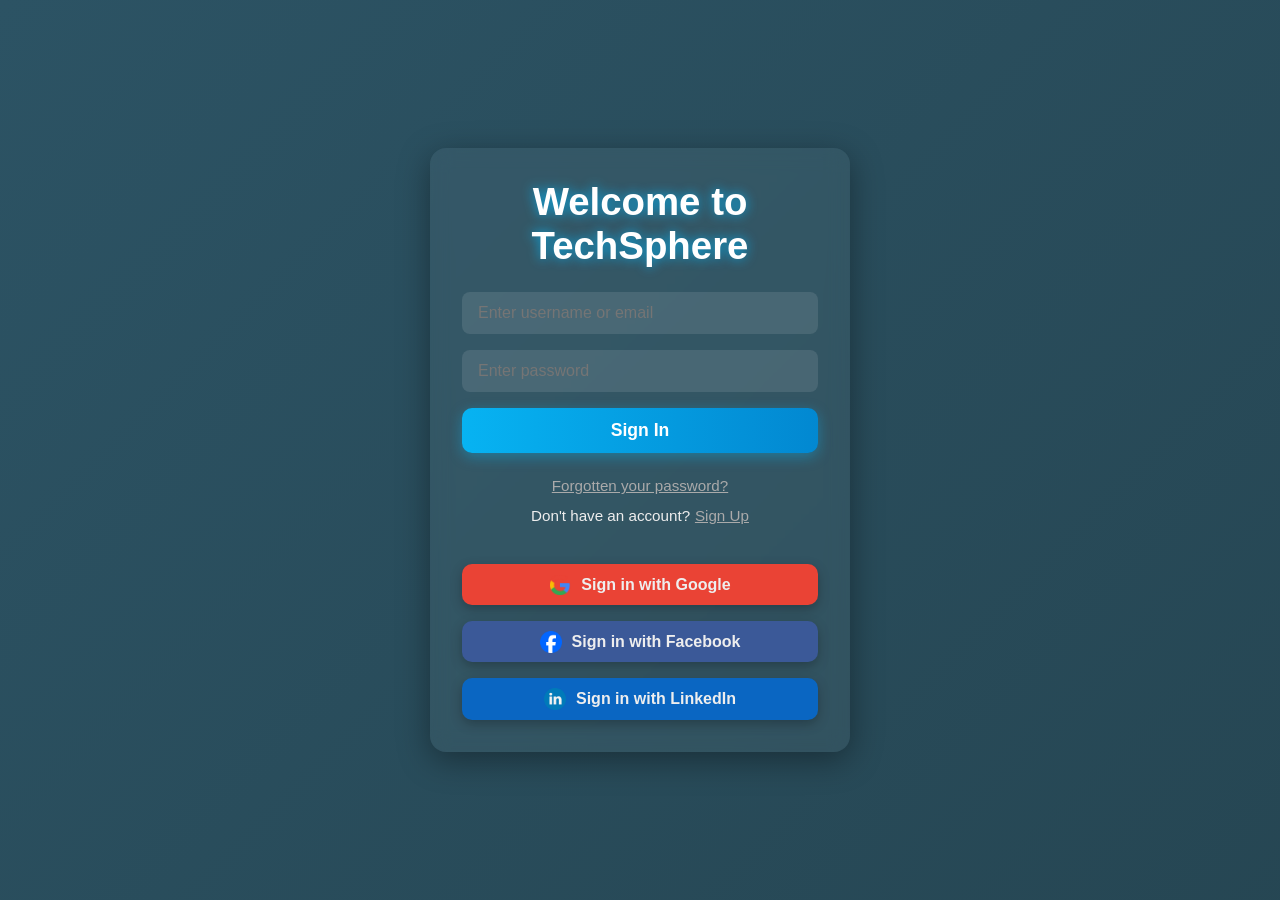
<file: Project_1/index.html>
<!DOCTYPE html>
<html lang="en">
<head>
    <meta charset="UTF-8" />
    <meta name="viewport" content="width=device-width, initial-scale=1.0"/>
    <title>TechSphere</title>
    <link rel="stylesheet" href="style.css" />
</head>
<body>
    <div class="container">
        <header id="heading">
            <h1>Welcome to TechSphere</h1>
        </header>

        <form action="content.html" method="GET" class="form">
            <input type="email" name="userEmail" id="uemail" placeholder="Enter username or email" required />
            <input type="password" name="userPass" id="upass" placeholder="Enter password" required />
            <button type="submit" id="signIn">Sign In</button>
        </form>

        <div class="auth-links">
            <button id="forgotPass" onclick="alert('Redirecting to password recovery...')">Forgotten your password?</button>
            <span id="sUP">
                Don't have an account?
                <button id="signUp" onclick="alert('Redirecting to sign up page...')">Sign Up</button>
            </span>
        </div>

        <div class="social-buttons">
            <button id="b1" title="Sign in with Google">
                <img src="google.webp" alt="Google icon" />
                Sign in with Google
            </button>
            <button id="b2" title="Sign in with Facebook">
                <img src="facebook.png" alt="Facebook icon" />
                Sign in with Facebook
            </button>
            <button id="b3" title="Sign in with LinkedIn">
                <img src="linkedin.png" alt="LinkedIn icon" />
                Sign in with LinkedIn
            </button>
        </div>
    </div>
</body>
</html>
</file>
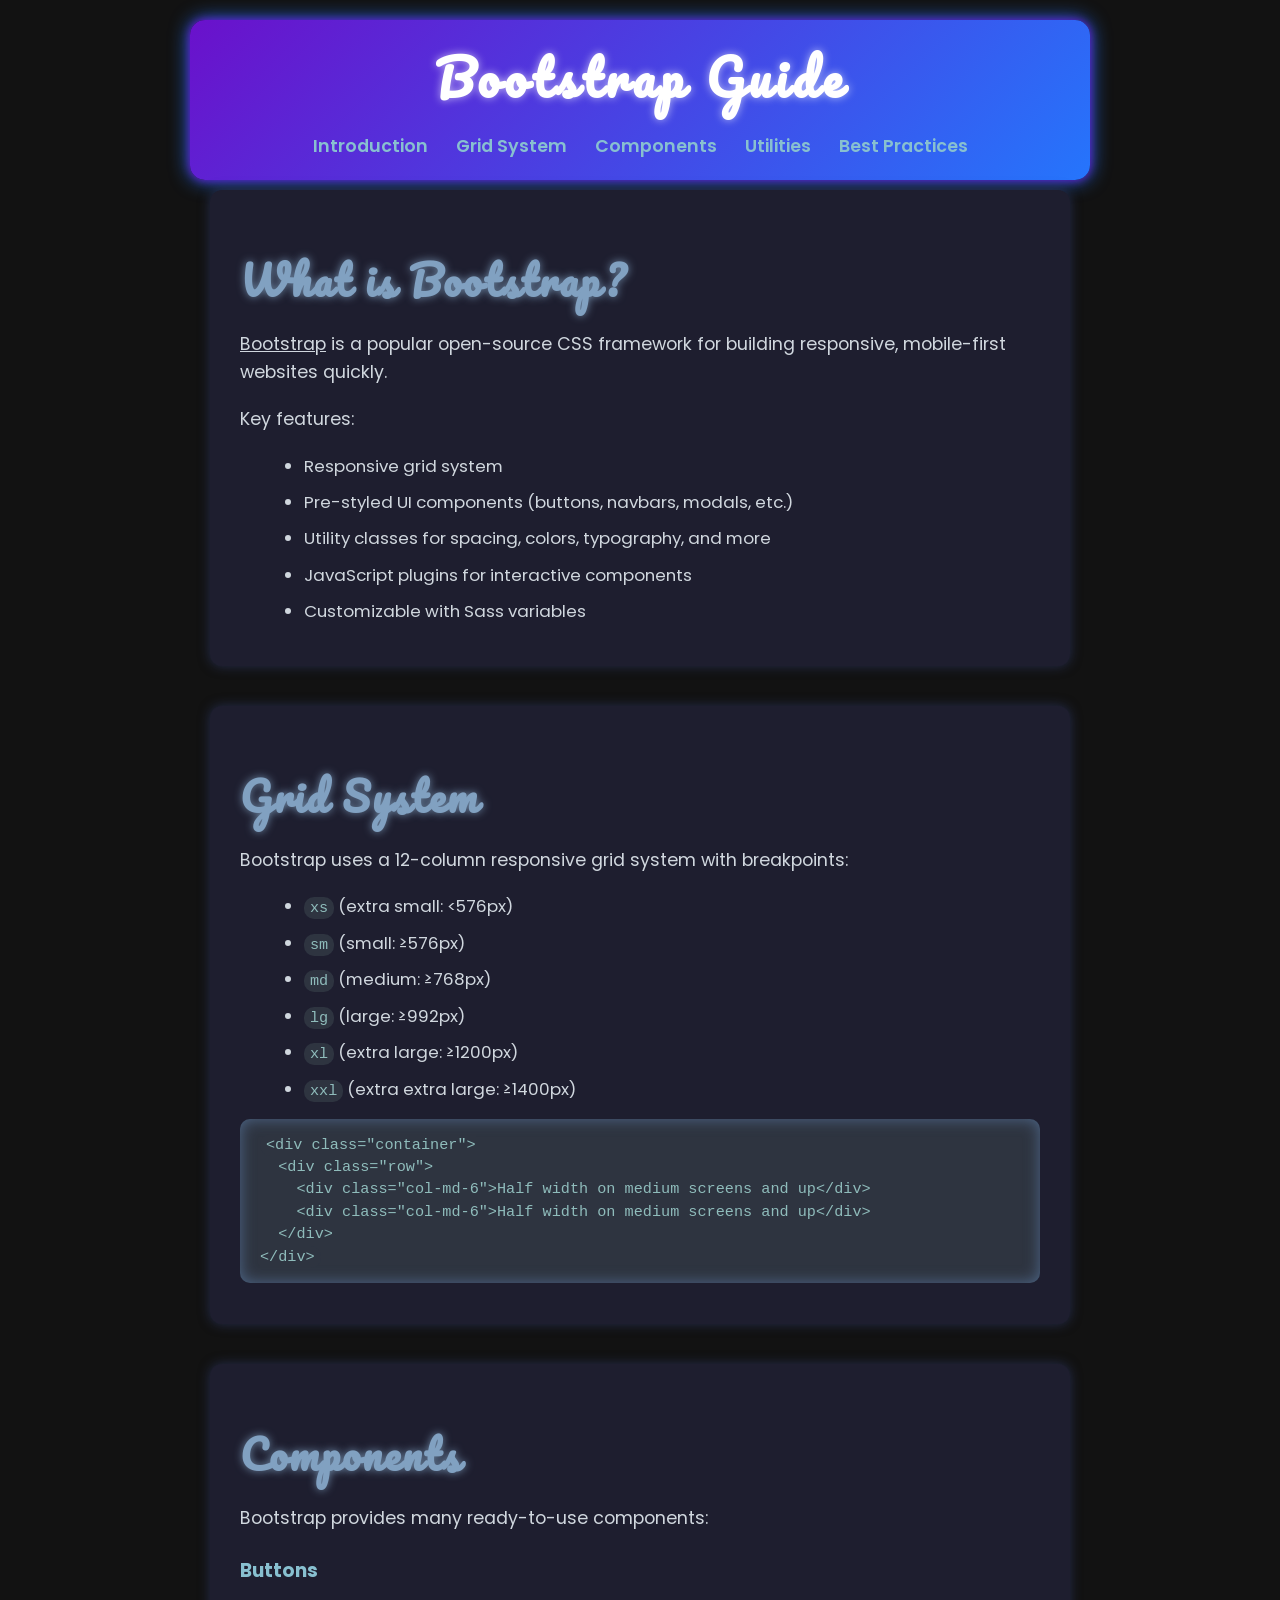
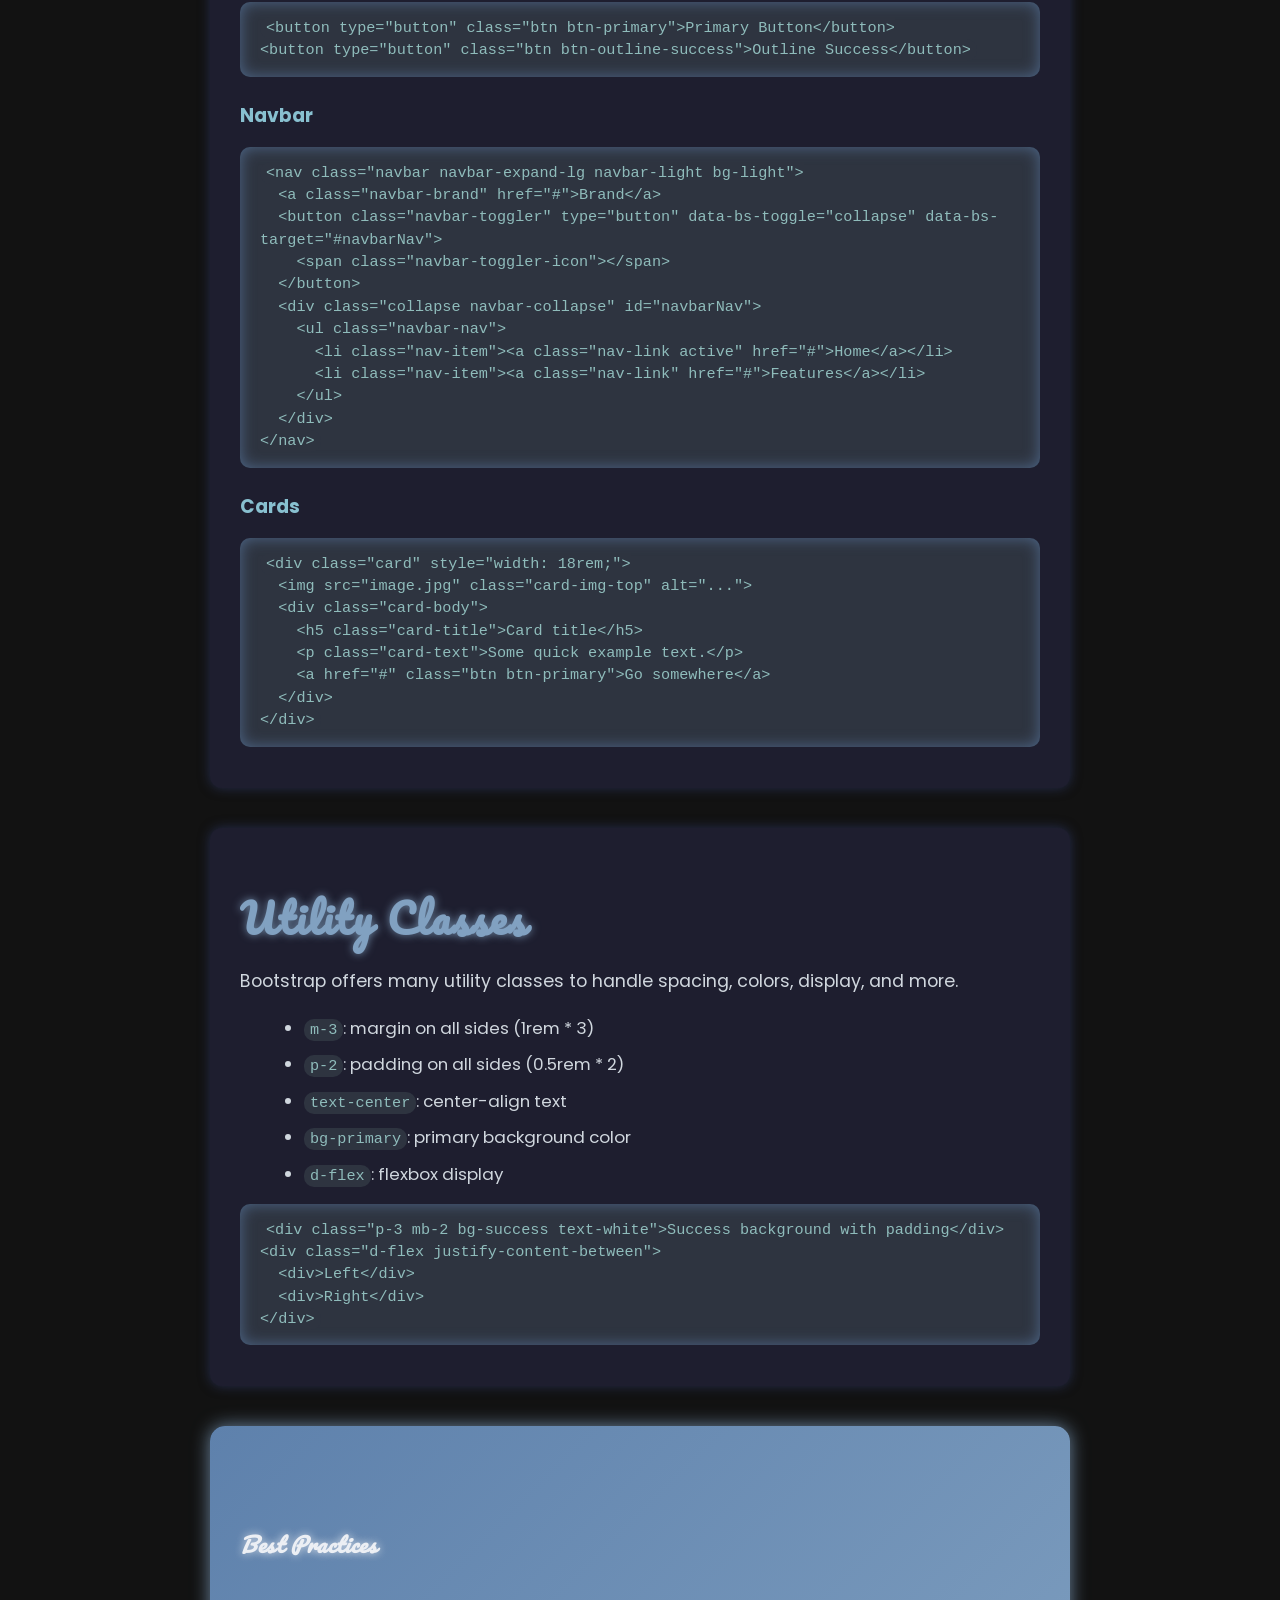
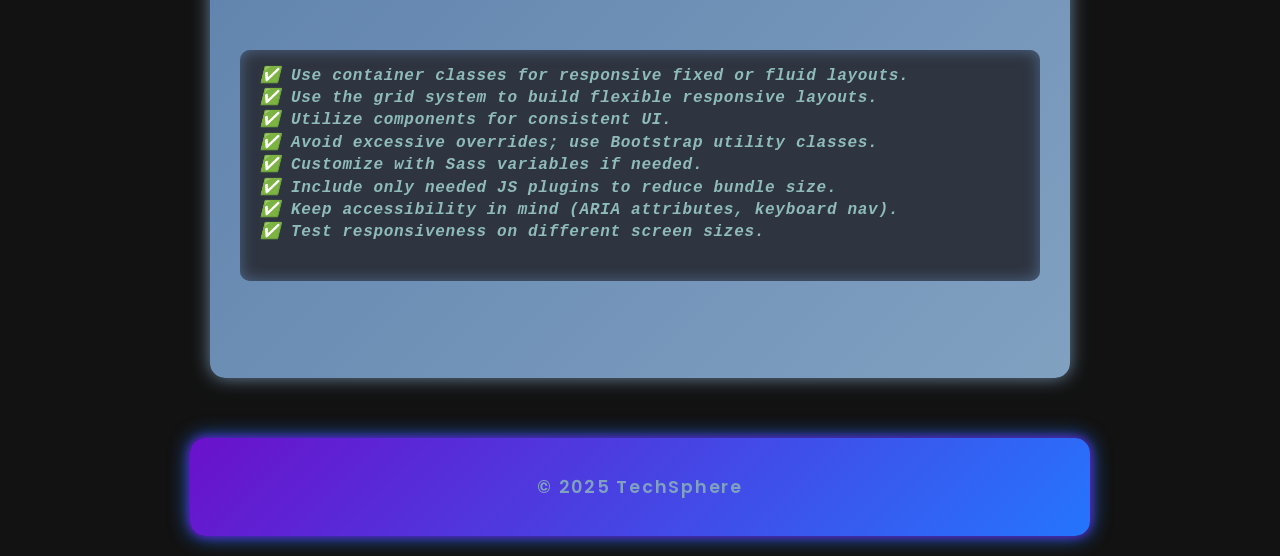
<file: Project_1/bootstrap.html>
<!DOCTYPE html>
<html lang="en">
<head>
  <meta charset="UTF-8" />
  <meta name="viewport" content="width=device-width, initial-scale=1" />
  <title>Bootstrap Guide - Dark Theme</title>
  <link href="https://fonts.googleapis.com/css2?family=Poppins:wght@400;700&family=Pacifico&display=swap" rel="stylesheet" />
  <style>
    /* Reset and base */
    * {
      box-sizing: border-box;
    }
    body {
      background: #121212;
      color: #e0e0e0;
      font-family: 'Poppins', Arial, sans-serif;
      margin: 20px;
      line-height: 1.6;
      min-height: 100vh;
      display: flex;
      flex-direction: column;
      align-items: center;
    }

    header, footer {
      background: linear-gradient(135deg, #6a11cb 0%, #2575fc 100%);
      color: white;
      padding: 20px 30px;
      border-radius: 15px;
      width: 100%;
      max-width: 900px;
      box-shadow:
        0 0 8px #6a11cb,
        0 0 20px #2575fc;
      user-select: none;
      text-align: center;
      animation: glowHeader 3s ease-in-out infinite alternate;
    }

    @keyframes glowHeader {
      from {
        box-shadow:
          0 0 10px #6a11cb,
          0 0 25px #2575fc;
      }
      to {
        box-shadow:
          0 0 20px #8e2de2,
          0 0 40px #4a90e2;
      }
    }

    header h1 {
      font-family: 'Pacifico', cursive;
      font-size: 3rem;
      margin: 0;
      letter-spacing: 0.1em;
      text-shadow: 0 0 8px #ffffff99;
    }

    nav {
      margin-top: 15px;
    }

    nav a {
      margin: 0 12px;
      color: #88c0d0;
      text-decoration: none;
      font-weight: 600;
      position: relative;
      transition: color 0.3s ease;
      font-size: 1.1rem;
    }
    nav a::after {
      content: "";
      position: absolute;
      left: 0;
      bottom: -4px;
      width: 100%;
      height: 2px;
      background: #88c0d0;
      transform: scaleX(0);
      transition: transform 0.3s ease;
      transform-origin: right;
      border-radius: 2px;
    }
    nav a:hover,
    nav a:focus {
      color: #a3cef1;
      outline: none;
    }
    nav a:hover::after,
    nav a:focus::after {
      transform: scaleX(1);
      transform-origin: left;
    }

    main {
      max-width: 900px;
      width: 100%;
      padding: 10px 20px;
    }

    section {
      background: #1e1e2f;
      border-radius: 12px;
      padding: 25px 30px;
      margin-bottom: 40px;
      box-shadow: 0 0 12px #37478580;
      transition: transform 0.3s ease, box-shadow 0.3s ease;
      color: #d0d7de;
      animation: fadeInUp 0.6s ease forwards;
    }
    section:hover, section:focus-within {
      transform: translateY(-6px);
      box-shadow: 0 0 20px #81a1c1cc, 0 8px 24px #5e81accc;
      cursor: pointer;
      outline: none;
    }

    section h2 {
      font-family: 'Pacifico', cursive;
      font-size: 2.5rem;
      color: #81a1c1;
      margin-bottom: 1rem;
      text-shadow: 0 0 8px #81a1c1cc;
      letter-spacing: 0.05em;
    }

    section h3 {
      font-weight: 700;
      color: #88c0d0;
      margin-top: 1.5rem;
      margin-bottom: 0.8rem;
    }

    ul {
      margin-left: 1.5rem;
      list-style-type: disc;
    }

    ul li {
      margin-bottom: 0.6rem;
      font-size: 1.05rem;
    }

    p {
      font-size: 1.1rem;
      margin-bottom: 1.2rem;
      color: #d0d7de;
    }

    code, pre {
      background: #2e3440;
      color: #8fbcbb;
      font-family: 'Fira Mono', Consolas, monospace;
      border-radius: 10px;
      padding: 15px 20px;
      overflow-x: auto;
      font-size: 1rem;
      line-height: 1.4;
      /* box-shadow: inset 0 0 15px #5e81acaa; */
      user-select: text;
      white-space: pre-wrap;
      transition: background-color 0.3s ease;
      padding: 2px 6px;
      font-size: 0.95rem;
    }

    pre {
      background: #2e3440;
      color: #8fbcbb;
      font-family: 'Fira Mono', Consolas, monospace;
      border-radius: 10px;
      padding: 15px 20px;
      overflow-x: auto;
      font-size: 1rem;
      line-height: 1.4;
      box-shadow: inset 0 0 15px #5e81acaa;
      user-select: text;
      white-space: pre-wrap;
      transition: background-color 0.3s ease;
    }

    details {
      background: #3b4252;
      border-radius: 10px;
      padding: 15px 20px;
      box-shadow: 0 0 10px #4c566aaa;
      margin-top: 20px;
      color: #d8dee9;
      cursor: pointer;
      transition: background 0.4s ease;
    }
    details[open] {
      background: #434c5e;
      box-shadow: 0 0 25px #81a1c1cc;
    }
    details summary {
      font-weight: 700;
      font-size: 1.2rem;
      outline-offset: 2px;
      list-style: none;
      user-select: none;
      color: #88c0d0;
      cursor: pointer;
      letter-spacing: 0.03em;
      text-shadow: 0 0 6px #88c0d0bb;
    }

    aside {
      background: linear-gradient(135deg, #5e81ac, #81a1c1);
      border-radius: 15px;
      padding: 25px 30px;
      color: #eceff4;
      font-style: italic;
      font-size: 1.1rem;
      box-shadow: 0 0 18px #81a1c1cc;
      margin-bottom: 50px;
      white-space: pre-wrap;
      user-select: text;
      font-weight: 600;
      letter-spacing: 0.04em;
      transition: background 0.6s ease;
    }
    aside h3 {
      font-family: 'Pacifico', cursive;
      font-weight: 700;
      margin-bottom: 1rem;
      color: #eceff4;
      text-shadow: 0 0 8px #eceff4cc;
    }

    footer p {
      color: #81a1c1;
      font-weight: 600;
      letter-spacing: 0.1em;
      user-select: none;
      text-align: center;
      margin: 0;
      padding: 15px 0;
      width: 100%;
      max-width: 900px;
    }

    /* Animations */
    @keyframes fadeInUp {
      0% {
        opacity: 0;
        transform: translateY(20px);
      }
      100% {
        opacity: 1;
        transform: translateY(0);
      }
    }

    /* Responsive tweaks */
    @media (max-width: 700px) {
      header h1 {
        font-size: 2.2rem;
      }
      section h2 {
        font-size: 2rem;
      }
      nav a {
        font-size: 1rem;
      }
      aside {
        font-size: 1rem;
        padding: 20px;
      }
    }
  </style>
</head>
<body>

<header>
  <h1>Bootstrap Guide</h1>
  <nav>
    <a href="#intro">Introduction</a>
    <a href="#grid-system">Grid System</a>
    <a href="#components">Components</a>
    <a href="#utilities">Utilities</a>
    <a href="#best-practices">Best Practices</a>
  </nav>
</header>

<main>
  <section id="intro" tabindex="0">
    <h2>What is Bootstrap?</h2>
    <p><u>Bootstrap</u> is a popular open-source CSS framework for building responsive, mobile-first websites quickly.</p>
    <p>Key features:</p>
    <ul>
      <li>Responsive grid system</li>
      <li>Pre-styled UI components (buttons, navbars, modals, etc.)</li>
      <li>Utility classes for spacing, colors, typography, and more</li>
      <li>JavaScript plugins for interactive components</li>
      <li>Customizable with Sass variables</li>
    </ul>
  </section>

  <section id="grid-system" tabindex="0">
    <h2>Grid System</h2>
    <p>Bootstrap uses a 12-column responsive grid system with breakpoints:</p>
    <ul>
      <li><code>xs</code> (extra small: &lt;576px)</li>
      <li><code>sm</code> (small: ≥576px)</li>
      <li><code>md</code> (medium: ≥768px)</li>
      <li><code>lg</code> (large: ≥992px)</li>
      <li><code>xl</code> (extra large: ≥1200px)</li>
      <li><code>xxl</code> (extra extra large: ≥1400px)</li>
    </ul>
    <pre><code>&lt;div class="container"&gt;
  &lt;div class="row"&gt;
    &lt;div class="col-md-6"&gt;Half width on medium screens and up&lt;/div&gt;
    &lt;div class="col-md-6"&gt;Half width on medium screens and up&lt;/div&gt;
  &lt;/div&gt;
&lt;/div&gt;
</code></pre>
  </section>

  <section id="components" tabindex="0">
    <h2>Components</h2>
    <p>Bootstrap provides many ready-to-use components:</p>

    <h3>Buttons</h3>
    <pre><code>&lt;button type="button" class="btn btn-primary"&gt;Primary Button&lt;/button&gt;
&lt;button type="button" class="btn btn-outline-success"&gt;Outline Success&lt;/button&gt;
</code></pre>

    <h3>Navbar</h3>
    <pre><code>&lt;nav class="navbar navbar-expand-lg navbar-light bg-light"&gt;
  &lt;a class="navbar-brand" href="#"&gt;Brand&lt;/a&gt;
  &lt;button class="navbar-toggler" type="button" data-bs-toggle="collapse" data-bs-target="#navbarNav"&gt;
    &lt;span class="navbar-toggler-icon"&gt;&lt;/span&gt;
  &lt;/button&gt;
  &lt;div class="collapse navbar-collapse" id="navbarNav"&gt;
    &lt;ul class="navbar-nav"&gt;
      &lt;li class="nav-item"&gt;&lt;a class="nav-link active" href="#"&gt;Home&lt;/a&gt;&lt;/li&gt;
      &lt;li class="nav-item"&gt;&lt;a class="nav-link" href="#"&gt;Features&lt;/a&gt;&lt;/li&gt;
    &lt;/ul&gt;
  &lt;/div&gt;
&lt;/nav&gt;
</code></pre>

    <h3>Cards</h3>
    <pre><code>&lt;div class="card" style="width: 18rem;"&gt;
  &lt;img src="image.jpg" class="card-img-top" alt="..."&gt;
  &lt;div class="card-body"&gt;
    &lt;h5 class="card-title"&gt;Card title&lt;/h5&gt;
    &lt;p class="card-text"&gt;Some quick example text.&lt;/p&gt;
    &lt;a href="#" class="btn btn-primary"&gt;Go somewhere&lt;/a&gt;
  &lt;/div&gt;
&lt;/div&gt;
</code></pre>
  </section>

  <section id="utilities" tabindex="0">
    <h2>Utility Classes</h2>
    <p>Bootstrap offers many utility classes to handle spacing, colors, display, and more.</p>
    <ul>
      <li><code>m-3</code>: margin on all sides (1rem * 3)</li>
      <li><code>p-2</code>: padding on all sides (0.5rem * 2)</li>
      <li><code>text-center</code>: center-align text</li>
      <li><code>bg-primary</code>: primary background color</li>
      <li><code>d-flex</code>: flexbox display</li>
    </ul>

    <pre><code>&lt;div class="p-3 mb-2 bg-success text-white"&gt;Success background with padding&lt;/div&gt;
&lt;div class="d-flex justify-content-between"&gt;
  &lt;div&gt;Left&lt;/div&gt;
  &lt;div&gt;Right&lt;/div&gt;
&lt;/div&gt;
</code></pre>
  </section>

  <aside id="best-practices" tabindex="0">
    <h3>Best Practices</h3>
    <pre>
✅ Use container classes for responsive fixed or fluid layouts.
✅ Use the grid system to build flexible responsive layouts.
✅ Utilize components for consistent UI.
✅ Avoid excessive overrides; use Bootstrap utility classes.
✅ Customize with Sass variables if needed.
✅ Include only needed JS plugins to reduce bundle size.
✅ Keep accessibility in mind (ARIA attributes, keyboard nav).
✅ Test responsiveness on different screen sizes.
    </pre>
  </aside>
</main>

<footer>
  <p>&copy; 2025 TechSphere</p>
</footer>

</body>
</html>
</file>
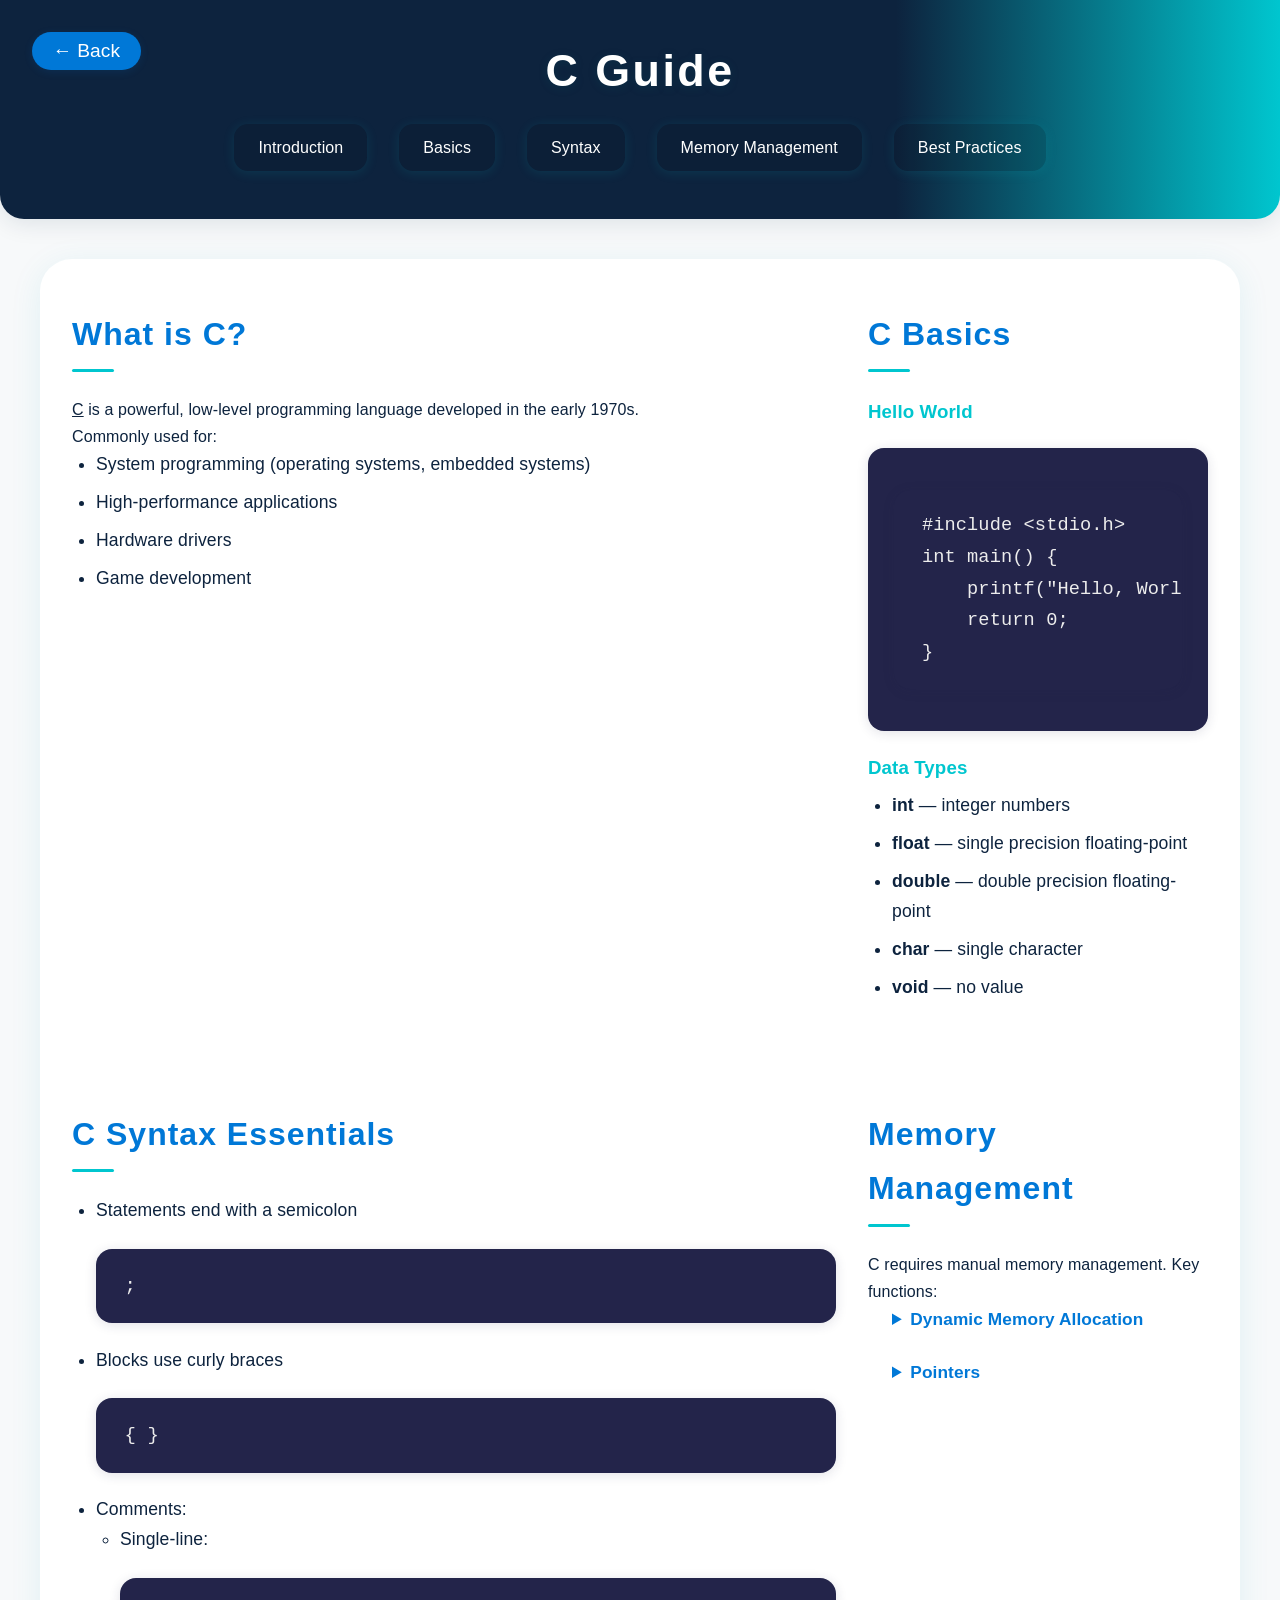
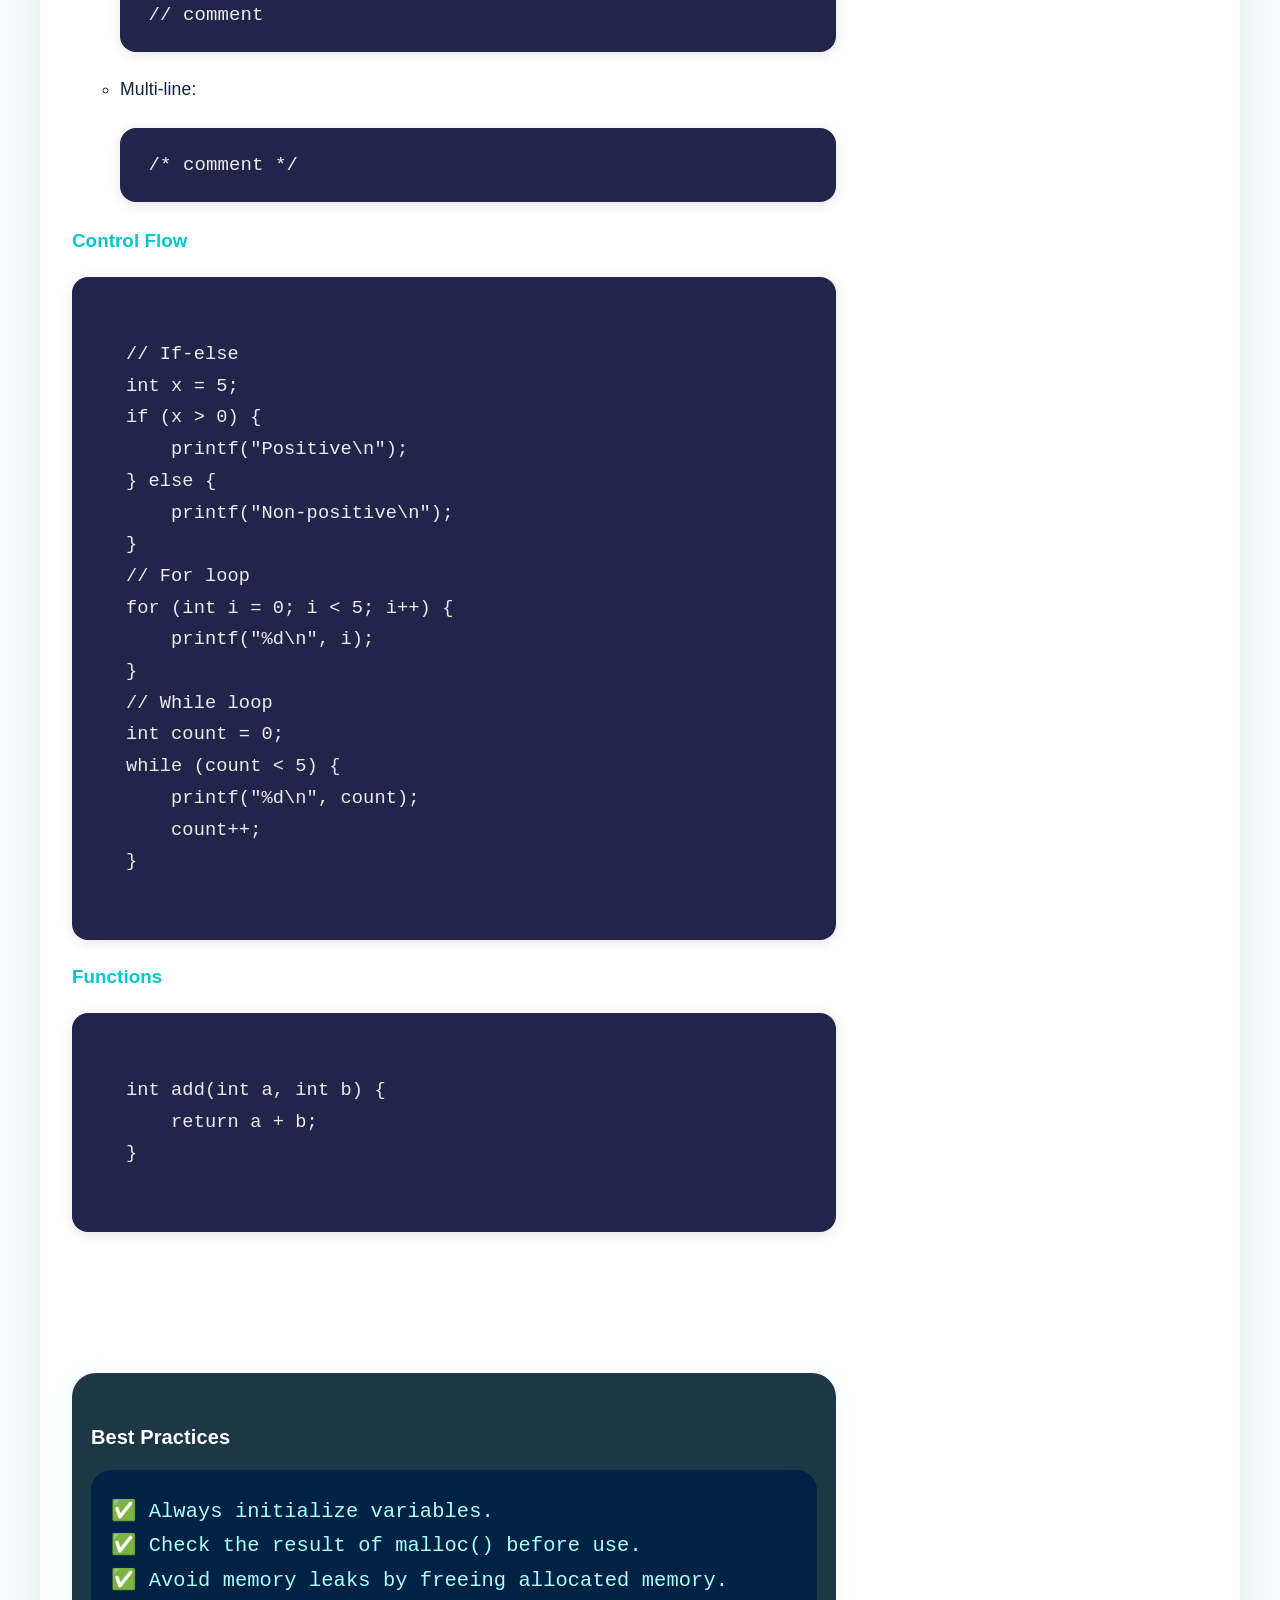
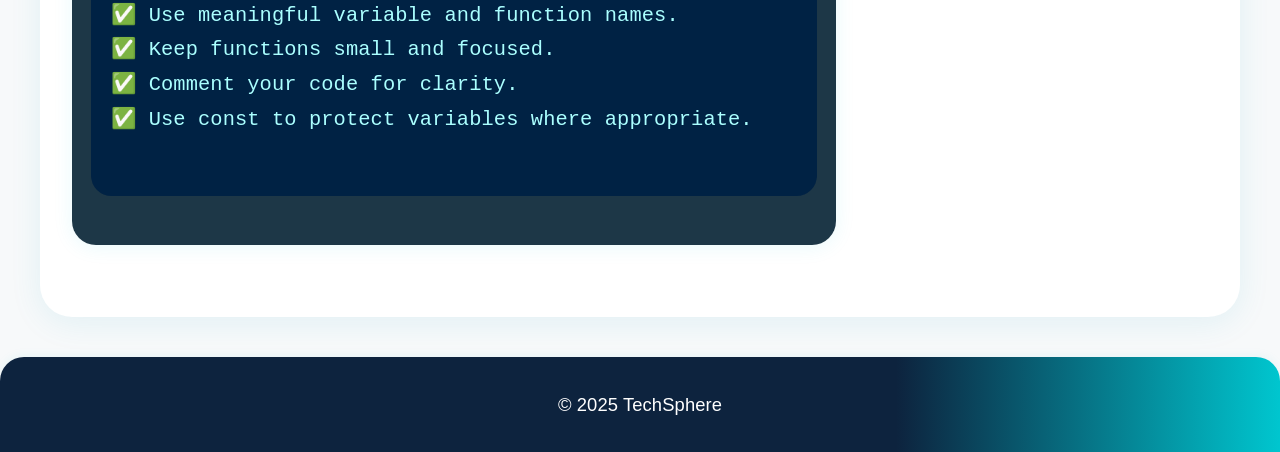
<file: Project_1/c.html>
<!DOCTYPE html>
<html lang="en">
<head>
  <meta charset="UTF-8" />
  <meta name="viewport" content="width=device-width, initial-scale=1" />
  <title>C Guide</title>
  <style>
    :root {
      --primary: #0d233e;
      --secondary: #0078d7;
      --accent: #00c6cf;
      --bg-light: #f7f9fa;
      --code-bg: #23244a;
      --code-color: #ececec;
      --nav-bg: #052234e6;
      --nav-hov: #00c6cf;
      --header-grad: linear-gradient(90deg, #0d233e 70%, #00c6cf 100%);
    }
    * {
      box-sizing: border-box;
      margin: 0;
      padding: 0;
    }
    body {
      font-family: 'Segoe UI', 'Roboto', Arial, sans-serif;
      background: var(--bg-light);
      color: var(--primary);
      min-height: 100vh;
      line-height: 1.7;
      letter-spacing: 0.1px;
    }
    header {
      background: var(--header-grad);
      padding: 2rem;
      color: white;
      text-align: center;
      box-shadow: 0 4px 24px rgba(13,35,62,0.11);
      border-radius: 0 0 1.5rem 1.5rem;
      margin-bottom: 40px;
    }
    header h1 {
      font-size: 2.8rem;
      letter-spacing: 2.5px;
      margin-bottom: 1rem;
      font-weight: 700;
      text-shadow: 0 2px 8px #00536044;
    }
    nav {
      display: flex;
      justify-content: center;
      gap: 2rem;
      margin-bottom: 1rem;
    }
    nav a {
      color: #fff;
      text-decoration: none;
      padding: 0.6rem 1.5rem;
      background: rgba(0,0,0,0.11);
      border-radius: 14px;
      font-weight: 500;
      transition: background 0.3s, color 0.2s;
      box-shadow: 0 2px 12px #00c6ce22;
    }
    nav a:hover {
      background: var(--accent);
      color: var(--primary);
      box-shadow: 0 2px 16px #00c6ce33;
    }

    button {
      position: fixed;
      top: 2rem;
      left: 2rem;
      z-index: 100;
      background: var(--secondary);
      color: #fff;
      border: none;
      border-radius: 50px;
      padding: 0.5rem 1.3rem;
      font-size: 1.2rem;
      box-shadow: 0 2px 8px #0078d722;
      cursor: pointer;
      transition: background 0.3s;
    }
    button:hover {
      background: var(--accent);
      color: var(--primary);
    }

    main {
      max-width: 1200px;
      margin: auto;
      padding: 2rem;
      background: white;
      border-radius: 2rem;
      box-shadow: 0 6px 32px #19a4ba18;
      display: grid;
      grid-template-columns: 1fr 340px;
      gap: 2rem;
    }
    main section, aside {
      margin-bottom: 2.5rem;
      margin-top: 1rem;
    }
    h2 {
      font-size: 2rem;
      margin-bottom: 0.5rem;
      color: var(--secondary);
      font-weight: 600;
      letter-spacing: 1px;
      position: relative;
    }
    h2::after {
      content: '';
      display: block;
      width: 42px;
      height: 3px;
      background: var(--accent);
      border-radius: 2px;
      margin-top: 8px;
      margin-bottom: 24px;
    }
    h3 {
      color: var(--accent);
      margin-top: 1.2rem;
      margin-bottom: 0.5rem;
    }
    ul, details {
      margin-left: 1.5rem;
      margin-bottom: 1rem;
    }
    li {
      margin-bottom: 8px;
      font-size: 1.1rem;
    }
    pre, code {
      background: var(--code-bg);
      color: var(--code-color);
      font-family: 'Fira Mono', 'Consolas', monospace;
      border-radius: 1rem;
      padding: 1.1em 1.5em;
      box-shadow: 0 2px 12px #23244a22;
      font-size: 1.08em;
      margin: 1.2em 0;
      display: block;
      overflow-x: auto;
    }
    details summary {
      cursor: pointer;
      font-weight: 600;
      color: var(--secondary);
      font-size: 1.08rem;
      margin-bottom: 0.5rem;
    }
    aside {
      background: var(--nav-bg);
      color: #fff;
      border-radius: 1.5rem;
      padding: 1.5em 1em;
      font-size: 1.18rem;
      box-shadow: 0 2px 20px #04c6df18;
      margin-top: 3rem;
      position: sticky;
      top: 4.5rem;
      height: fit-content;
    }
    aside h3 {
      color: #fff;
      margin-bottom: 1rem;
      font-size: 1.25rem;
    }
    aside pre {
      background: #002244;
      color: #aff;
      font-size: 1.08em;
      border-radius: 1em;
      margin: 0 0 1em 0;
      box-shadow: none;
      padding: 1.2em 1em;
    }
    footer {
      text-align: center;
      padding: 2rem 0;
      background: var(--header-grad);
      color: #fff;
      font-size: 1.15rem;
      border-radius: 1.5rem 1.5rem 0 0;
      box-shadow: 0 -2px 10px #04c6cf10;
      margin-top: 2.5rem;
    }

    /* Responsive Design */
    @media (max-width: 1020px) {
      main {
        grid-template-columns: 100%;
        padding: 1rem;
      }
      aside {
        position: static;
        margin-top: 2rem;
        margin-bottom: 1.5rem;
      }
    }
    @media (max-width: 700px) {
      header {
        padding: 1rem;
      }
      nav {
        gap: 0.8rem;
      }
      button {
        left: 1rem;
        top: 1rem;
        padding: 0.4rem 1rem;
        font-size: 1rem;
      }
      main {
        padding: 0.2rem;
        border-radius: 1rem;
      }
      h2 {
        font-size: 1.3rem;
      }
      aside {
        font-size: 1rem;
        padding: 1em 0.3em;
      }
    }
    ::selection {
      background: var(--secondary);
      color: #fff;
    }
  </style>
</head>
<body>

  <button>← Back</button>

  <header>
    <h1>C Guide</h1>
    <nav>
      <a href="#intro">Introduction</a>
      <a href="#basics">Basics</a>
      <a href="#syntax">Syntax</a>
      <a href="#memory">Memory Management</a>
      <a href="#best-practices">Best Practices</a>
    </nav>
  </header>

  <main>
    <section id="intro">
      <h2>What is C?</h2>
      <p><u>C</u> is a powerful, low-level programming language developed in the early 1970s.</p>
      <p>Commonly used for:</p>
      <ul>
        <li>System programming (operating systems, embedded systems)</li>
        <li>High-performance applications</li>
        <li>Hardware drivers</li>
        <li>Game development</li>
      </ul>
    </section>
    <section id="basics">
      <h2>C Basics</h2>
      <h3>Hello World</h3>
      <pre><code>#include &lt;stdio.h&gt;
int main() {
    printf("Hello, World!\n");
    return 0;
}</code></pre>
      <h3>Data Types</h3>
      <ul>
        <li><strong>int</strong> — integer numbers</li>
        <li><strong>float</strong> — single precision floating-point</li>
        <li><strong>double</strong> — double precision floating-point</li>
        <li><strong>char</strong> — single character</li>
        <li><strong>void</strong> — no value</li>
      </ul>
    </section>
    <section id="syntax">
      <h2>C Syntax Essentials</h2>
      <ul>
        <li>Statements end with a semicolon <code>;</code></li>
        <li>Blocks use curly braces <code>{ }</code></li>
        <li>Comments:
          <ul>
            <li>Single-line: <code>// comment</code></li>
            <li>Multi-line: <code>/* comment */</code></li>
          </ul>
        </li>
      </ul>
      <h3>Control Flow</h3>
      <pre><code>// If-else
int x = 5;
if (x > 0) {
    printf("Positive\n");
} else {
    printf("Non-positive\n");
}
// For loop
for (int i = 0; i < 5; i++) {
    printf("%d\n", i);
}
// While loop
int count = 0;
while (count < 5) {
    printf("%d\n", count);
    count++;
}</code></pre>
      <h3>Functions</h3>
      <pre><code>int add(int a, int b) {
    return a + b;
}</code></pre>
    </section>
    <section id="memory">
      <h2>Memory Management</h2>
      <p>C requires manual memory management. Key functions:</p>
      <details>
        <summary>Dynamic Memory Allocation</summary>
        <pre><code>#include &lt;stdlib.h&gt;
int* ptr = (int*) malloc(sizeof(int) * 5); // allocate memory for 5 ints
if (ptr == NULL) {
    // handle allocation failure
}
free(ptr); // release memory</code></pre>
      </details>
      <details>
        <summary>Pointers</summary>
        <pre><code>int x = 10;
int* p = &x;   // pointer to x
printf("%d\n", *p);  // dereference pointer</code></pre>
      </details>
    </section>
    <aside>
      <h3 id="best-practices">Best Practices</h3>
      <pre>
✅ Always initialize variables.
✅ Check the result of malloc() before use.
✅ Avoid memory leaks by freeing allocated memory.
✅ Use meaningful variable and function names.
✅ Keep functions small and focused.
✅ Comment your code for clarity.
✅ Use const to protect variables where appropriate.
      </pre>
    </aside>
  </main>
  <footer>
    <p>&copy; 2025 TechSphere</p>
  </footer>
</body>
</html>
</file>
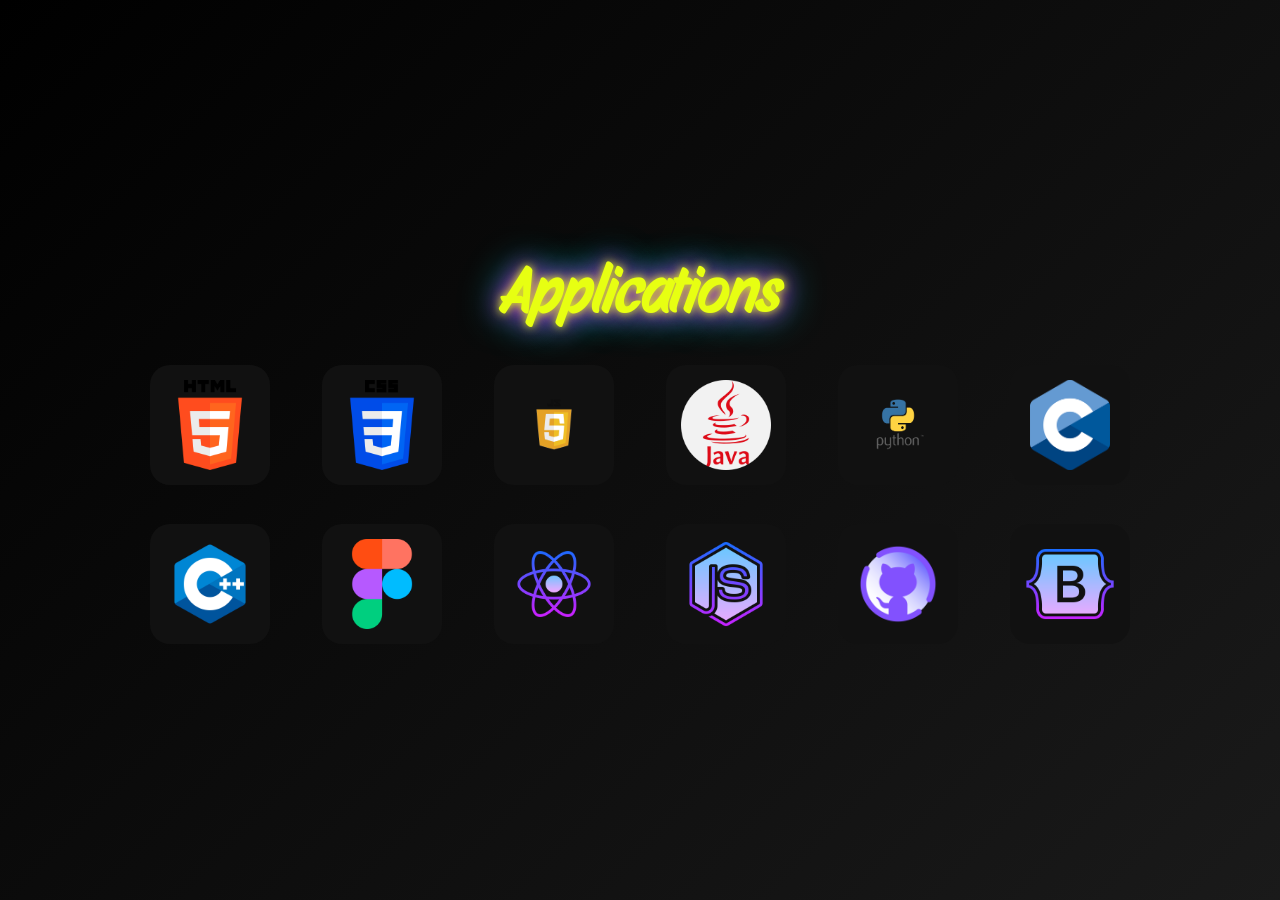
<file: Project_1/content.html>
<!DOCTYPE html>
<html lang="en">
<head>
  <meta charset="UTF-8">
  <meta name="viewport" content="width=device-width, initial-scale=1.0">
  <title>Applications</title>
  <link rel="preconnect" href="https://fonts.googleapis.com">
  <link rel="preconnect" href="https://fonts.gstatic.com" crossorigin>
  <link href="https://fonts.googleapis.com/css2?family=Noto+Sans+Bengali:wght@100..900&family=Story+Script&display=swap" rel="stylesheet">
  <style>
    * {
      margin: 0;
      padding: 0;
      box-sizing: border-box;
    }

    body {
      background: linear-gradient(135deg, #000000, #1a1a1a);
      color: #fff;
      font-family: 'Noto Sans Bengali', sans-serif;
      display: flex;
      justify-content: center;
      align-items: center;
      flex-direction: column;
      min-height: 100vh;
      overflow-x: hidden;
    }

    #heading1 {
      font-family: 'Story Script', cursive;
      font-size: 4rem;
      font-weight: 700;
      color: #e7ff12;
      text-align: center;
      margin-bottom: 2rem;
      text-shadow: 0 0 10px #e7ff12, 0 0 25px #ff00ff, 0 0 40px cyan;
      animation: glow 2s ease-in-out infinite alternate;
    }

    @keyframes glow {
      from { text-shadow: 0 0 10px #e7ff12, 0 0 20px #ff00ff, 0 0 30px cyan; }
      to { text-shadow: 0 0 20px #ff00ff, 0 0 40px cyan, 0 0 60px #e7ff12; }
    }

    .container {
      display: grid;
      grid-template-columns: repeat(auto-fit, minmax(120px, 1fr));
      gap: 2rem;
      width: 90%;
      max-width: 1000px;
    }

    .tooltip {
      position: relative;
      display: inline-block;
      text-align: center;
    }

    .tooltip a {
      display: inline-block;
      text-decoration: none;
    }

    .tooltip img {
      width: 120px;
      height: 120px;
      object-fit: contain;
      border-radius: 20px;
      transition: transform 0.4s ease, box-shadow 0.4s ease;
      background-color: #111;
      padding: 15px;
      cursor: pointer;
    }

    .tooltip a:hover img {
      transform: scale(1.2) rotate(8deg);
      box-shadow: 0 0 20px cyan, 0 0 40px #ff00ff, 0 0 60px #e7ff12;
      filter: brightness(1.3);
    }

    /* Tooltip text */
    .tooltip::after {
      content: attr(data-tooltip);
      position: absolute;
      bottom: -2.2rem;
      left: 50%;
      transform: translateX(-50%);
      background: rgba(0,0,0,0.8);
      color: #e7ff12;
      padding: 5px 10px;
      border-radius: 8px;
      font-size: 0.9rem;
      font-weight: bold;
      white-space: nowrap;
      opacity: 0;
      pointer-events: none;
      transition: opacity 0.3s ease, transform 0.3s ease;
    }

    .tooltip:hover::after {
      opacity: 1;
      transform: translateX(-50%) translateY(-5px);
    }

    @media (max-width: 600px) {
      #heading1 {
        font-size: 2.5rem;
      }
      .tooltip img {
        width: 90px;
        height: 90px;
      }
    }
  </style>
</head>
<body>
  <h1 id="heading1">Applications</h1>
  <div class="container">
    <div class="tooltip" data-tooltip="HTML5"><a href="HTML_Page.html"><img src="HTML5.png" alt="HTML5"></a></div>
    <div class="tooltip" data-tooltip="CSS3"><a href="css.html"><img src="css-3.png" alt="CSS3"></a></div>
    <div class="tooltip" data-tooltip="JavaScript"><a href="javascript.html"><img src="JavaScript.png" alt="JavaScript"></a></div>
    <div class="tooltip" data-tooltip="Java"><a href="java.html"><img src="java.png" alt="Java"></a></div>
    <div class="tooltip" data-tooltip="Python"><a href="python.html"><img src="Python.png" alt="Python"></a></div>
    <div class="tooltip" data-tooltip="C Language"><a href="c.html"><img src="Logo.png" alt="C"></a></div>
    <div class="tooltip" data-tooltip="C++"><a href="cpp.html"><img src="icons8-c++-480.png" alt="C++"></a></div>
    <div class="tooltip" data-tooltip="Figma"><a href="figma.html"><img src="figma.png" alt="Figma"></a></div>
    
    <!-- Extra placeholders -->
    <div class="tooltip" data-tooltip="React"><a href="react.html"><img src="icons8-react-js-512.png" alt="React"></a></div>
    <div class="tooltip" data-tooltip="Node.js"><a href="node.html"><img src="icons8-node-js-512.png" alt="Node.js"></a></div>
    <div class="tooltip" data-tooltip="GitHub"><a href="github.html"><img src="icons8-github-420.png" alt="GitHub"></a></div>
    <div class="tooltip" data-tooltip="Bootstrap"><a href="bootstrap.html"><img src="icons8-bootstrap-512.png" alt="Bootstrap"></a></div>
  </div>
</body>
</html>
</file>
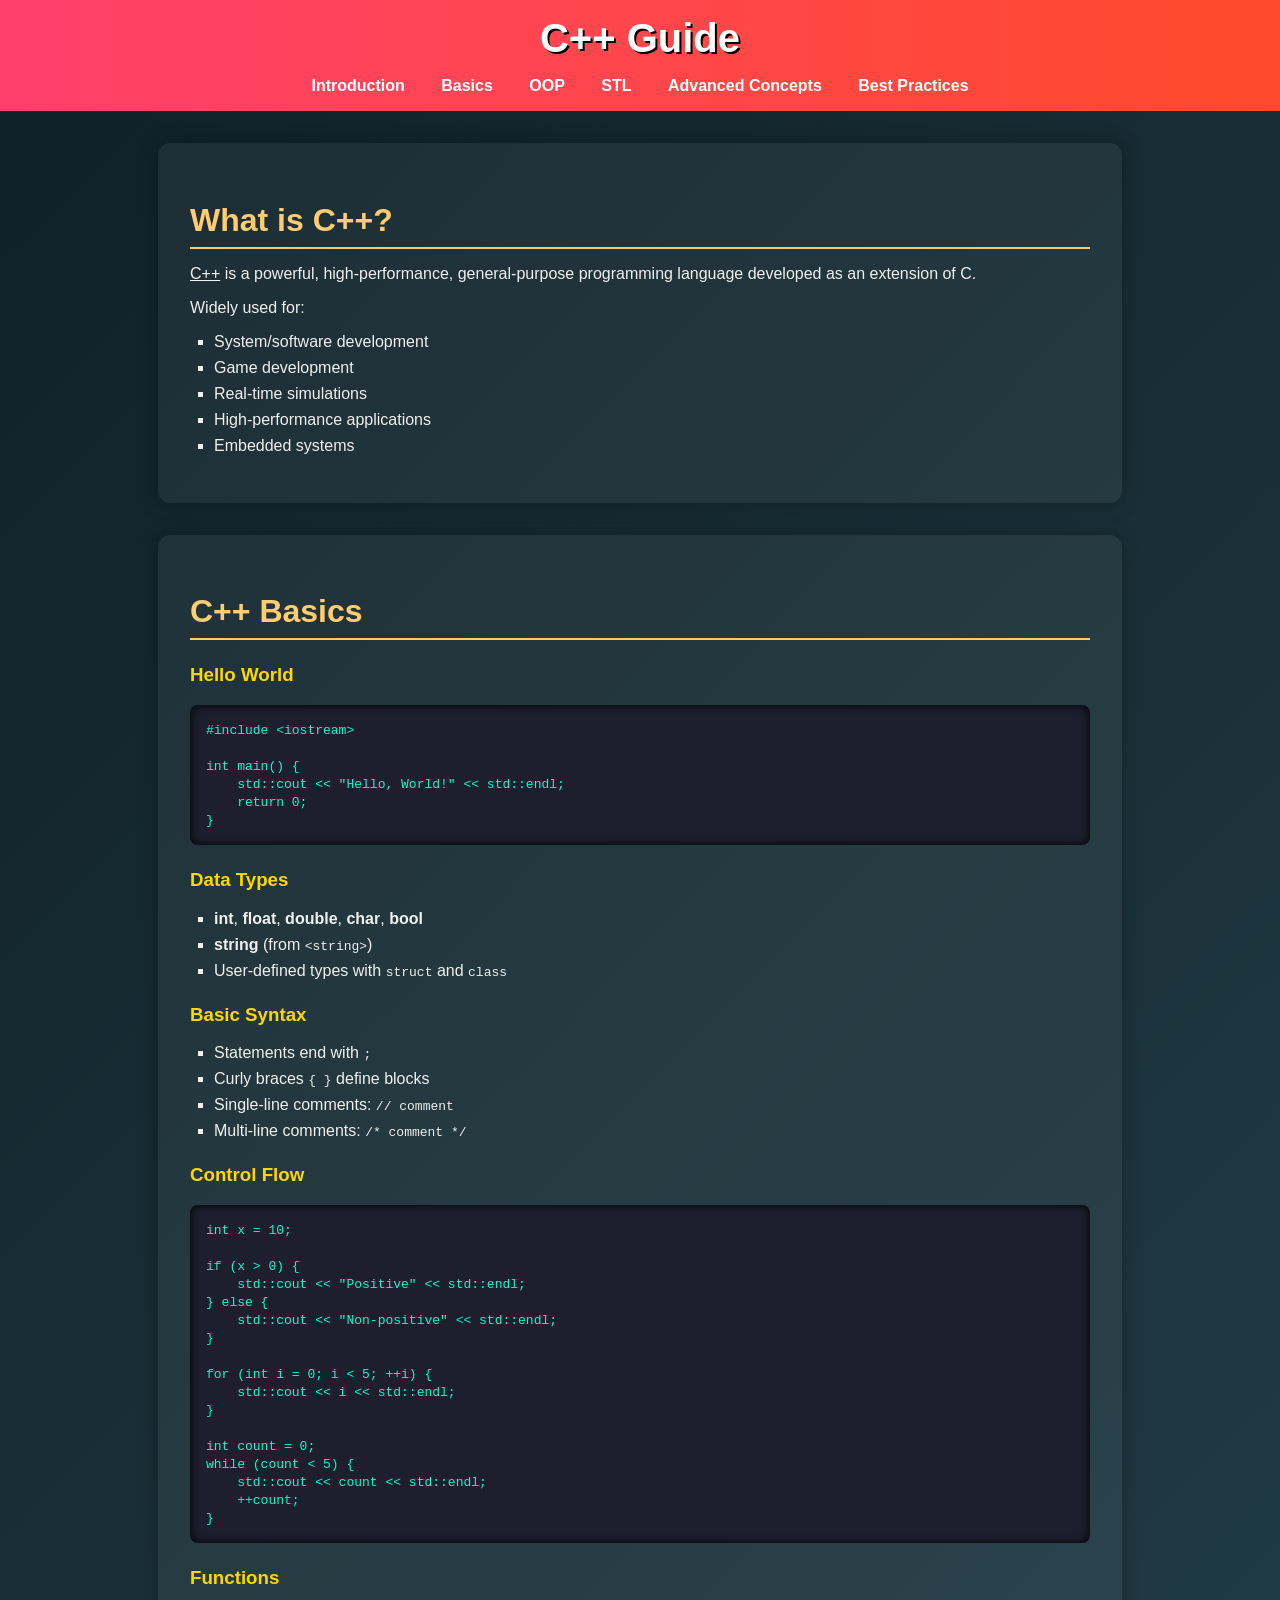
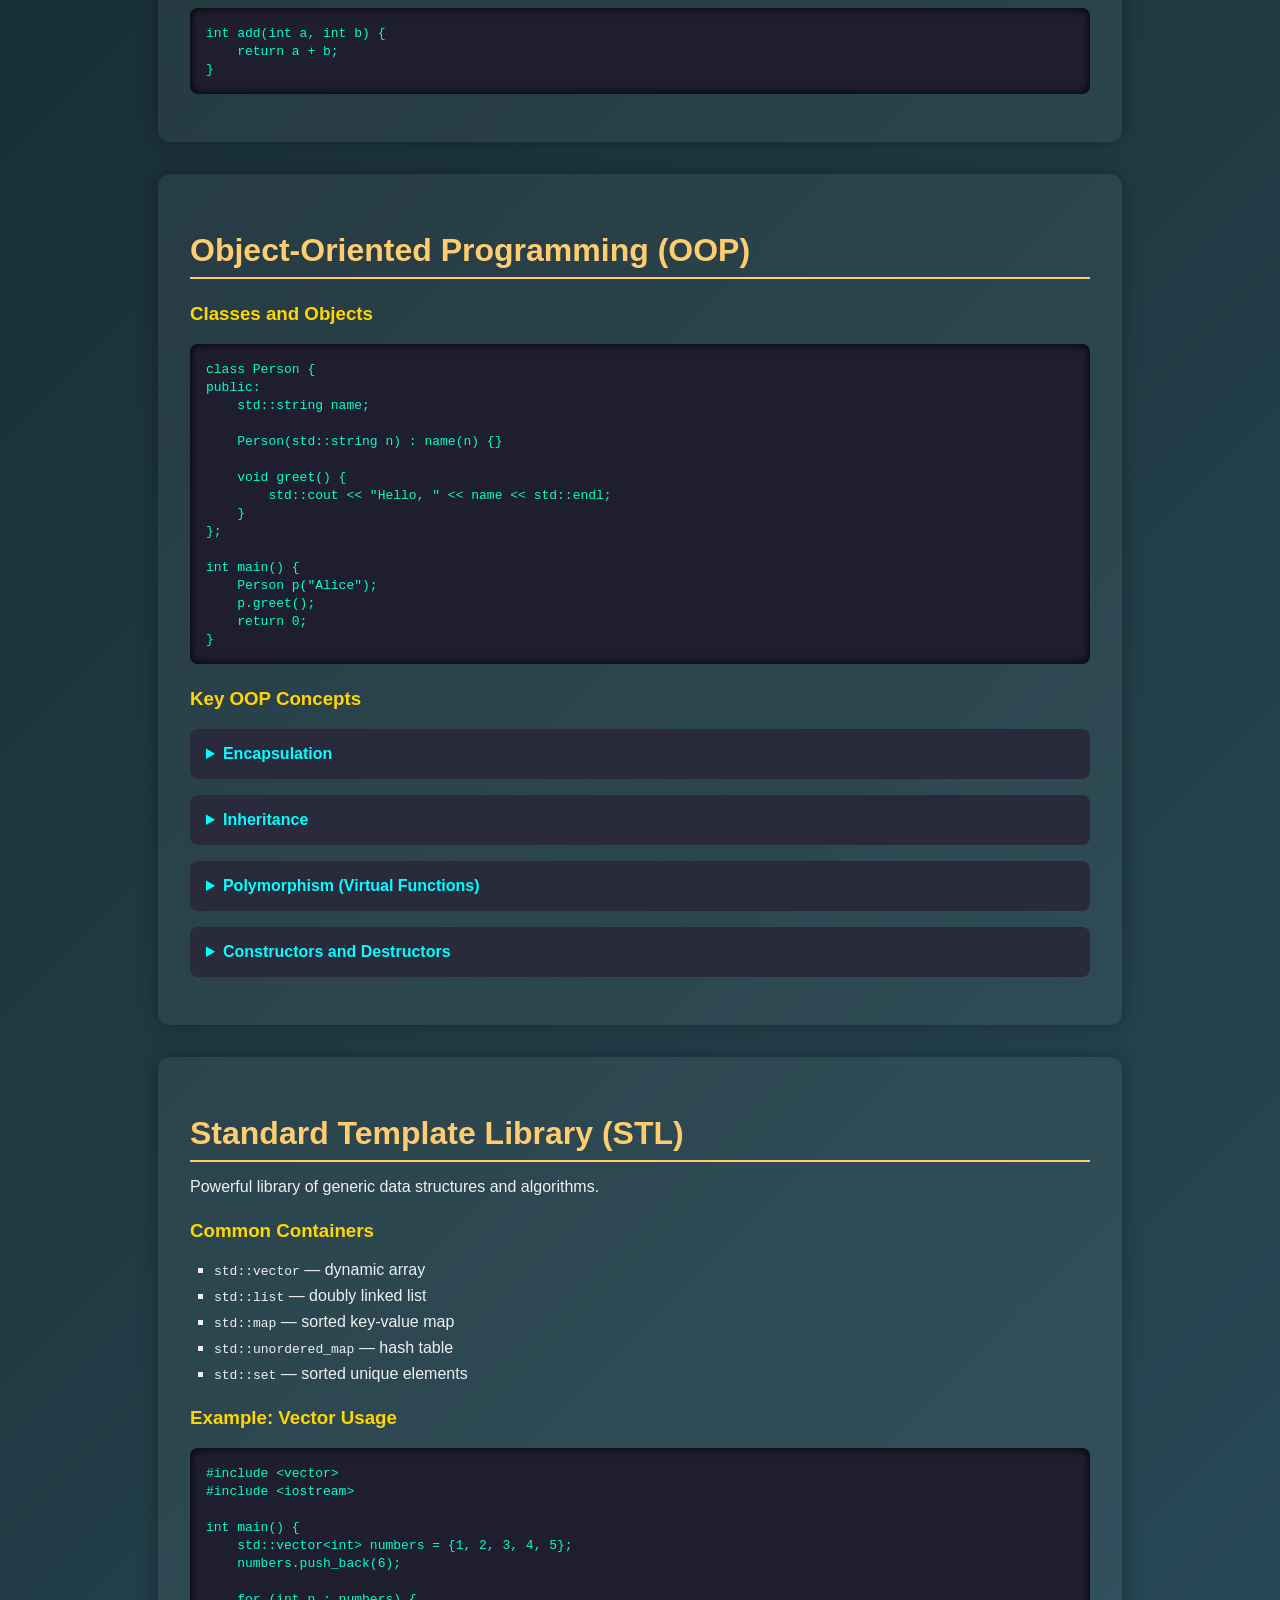
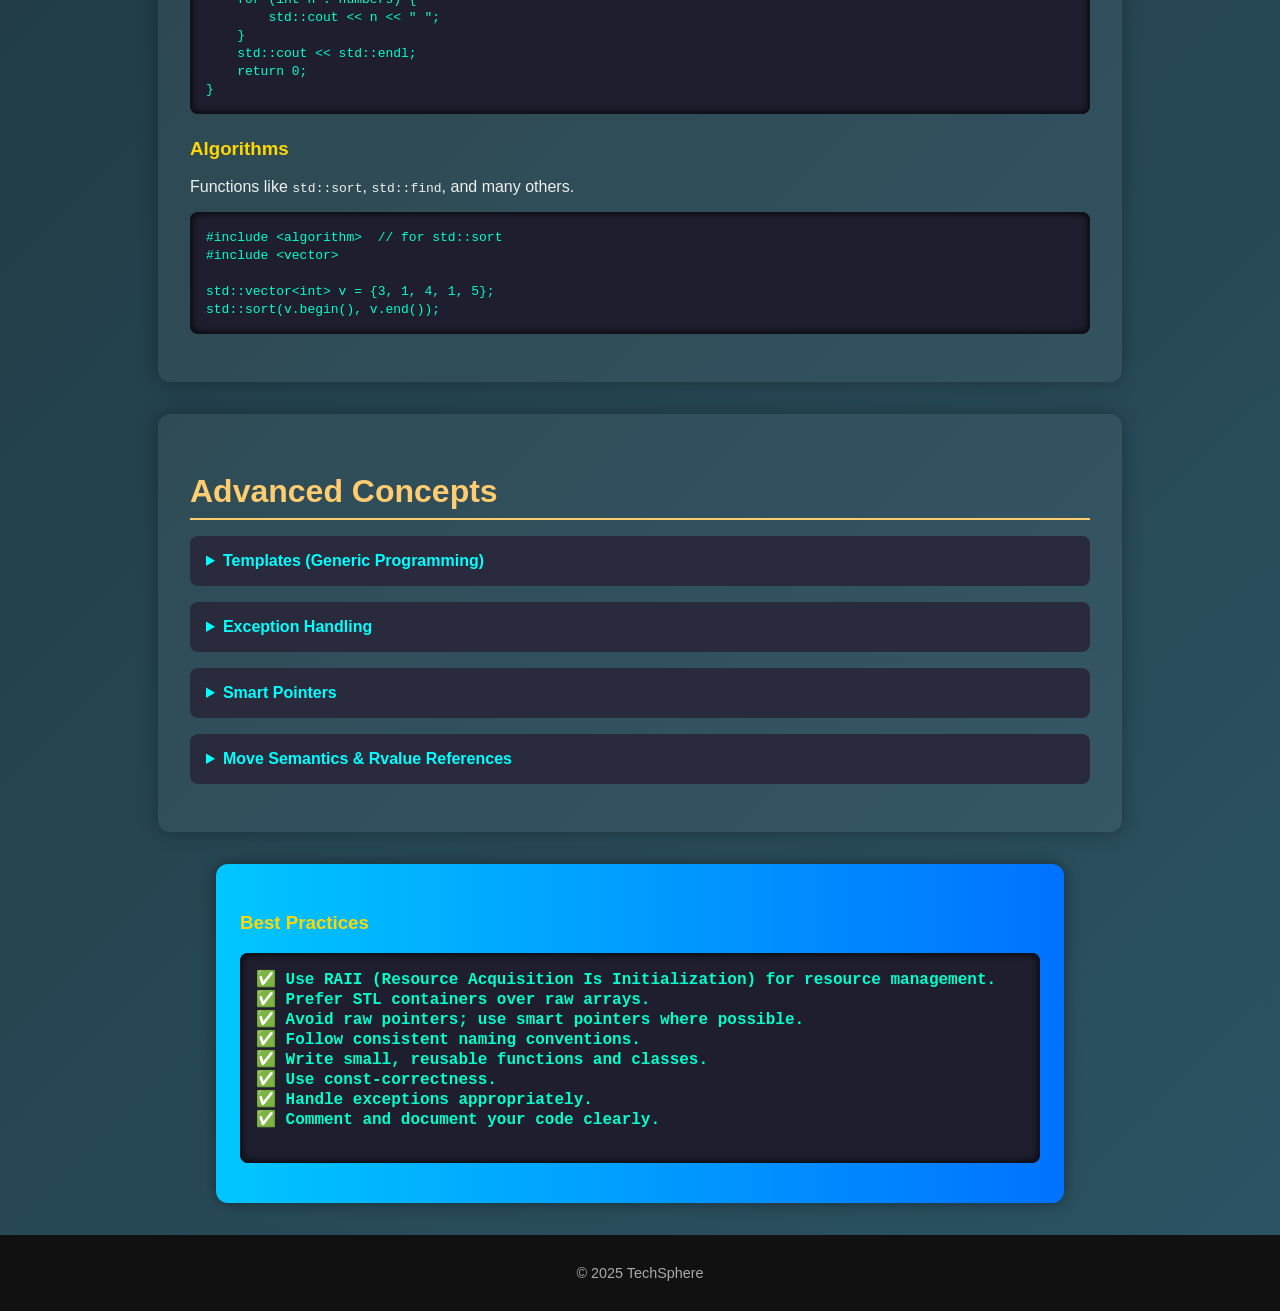
<file: Project_1/cpp.html>
<!DOCTYPE html>
<html lang="en">
<head>
  <meta charset="UTF-8" />
  <meta name="viewport" content="width=device-width, initial-scale=1" />
  <title>C++ Guide ‑ Dark & Dynamic</title>
  <style>
/* 🌈 Vibrant Gradient Background */
body {
  margin: 0;
  font-family: 'Segoe UI', sans-serif;
  background: linear-gradient(135deg, #0f2027, #203a43, #2c5364);
  color: #f0f0f0;
  scroll-behavior: smooth;
}

/* 🎆 Header Styling */
header {
  background: linear-gradient(to right, #ff416c, #ff4b2b);
  padding: 1rem 2rem;
  text-align: center;
  animation: fadeInDown 1.2s ease;
}

header h1 {
  margin: 0;
  font-size: 2.5rem;
  color: #fff;
  text-shadow: 2px 2px #000;
}

/* 🧭 Navigation */
nav {
  margin-top: 1rem;
}

nav a {
  margin: 0 1rem;
  color: #fff;
  text-decoration: none;
  font-weight: bold;
  position: relative;
}

nav a::after {
  content: '';
  position: absolute;
  width: 0%;
  height: 2px;
  bottom: -4px;
  left: 0;
  background-color: #fff;
  transition: 0.3s;
}

nav a:hover::after {
  width: 100%;
}

/* 📚 Section Styling */
main section {
  padding: 2rem;
  margin: 2rem auto;
  max-width: 900px;
  background: rgba(255, 255, 255, 0.05);
  border-radius: 12px;
  box-shadow: 0 0 20px rgba(0,0,0,0.3);
  animation: fadeInUp 1s ease;
}

main h2 {
  font-size: 2rem;
  color: #ffcc70;
  border-bottom: 2px solid #ffcc70;
  padding-bottom: 0.5rem;
  margin-bottom: 1rem;
}

main h3 {
  color: #ffd700;
  margin-top: 1.5rem;
}

/* 💻 Code Blocks */
pre {
  background: #1e1e2f;
  padding: 1rem;
  border-radius: 8px;
  overflow-x: auto;
  color: #00ffcc;
  font-family: 'Courier New', monospace;
  box-shadow: inset 0 0 10px #000;
}

/* 📋 Lists */
ul {
  list-style: square;
  padding-left: 1.5rem;
}

li {
  margin: 0.5rem 0;
}

/* 🔍 Details & Summary */
details {
  margin: 1rem 0;
  background: #2a2a3d;
  padding: 1rem;
  border-radius: 8px;
}

summary {
  font-weight: bold;
  cursor: pointer;
  color: #00ffff;
}

/* 🧠 Aside */
aside {
  background: linear-gradient(to right, #00c6ff, #0072ff);
  padding: 1.5rem;
  margin: 2rem auto;
  max-width: 800px;
  border-radius: 12px;
  color: #fff;
  font-weight: bold;
  box-shadow: 0 0 15px rgba(0,0,0,0.4);
}

/* 🧾 Footer */
footer {
  text-align: center;
  padding: 1rem;
  background: #111;
  color: #aaa;
  font-size: 0.9rem;
}

/* ✨ Animations */
@keyframes fadeInUp {
  from { opacity: 0; transform: translateY(30px); }
  to { opacity: 1; transform: translateY(0); }
}

@keyframes fadeInDown {
  from { opacity: 0; transform: translateY(-30px); }
  to { opacity: 1; transform: translateY(0); }
}

/* 🖱️ Interactive Focus */
section:focus, aside:focus {
  outline: 3px solid #ffcc70;
  transition: outline 0.3s ease-in-out;
}
</style>

</head>
<body>
  <header>
    <h1>C++ Guide</h1>
    <nav>
      <a href="#intro">Introduction</a>
      <a href="#basics">Basics</a>
      <a href="#oop">OOP</a>
      <a href="#stl">STL</a>
      <a href="#advanced">Advanced Concepts</a>
      <a href="#best-practices">Best Practices</a>
    </nav>
  </header>

  <main>
    <section id="intro" tabindex="0">
      <h2>What is C++?</h2>
      <p><u>C++</u> is a powerful, high‑performance, general‑purpose programming language developed as an extension of C.</p>
      <p>Widely used for:</p>
      <ul>
        <li>System/software development</li>
        <li>Game development</li>
        <li>Real‑time simulations</li>
        <li>High‑performance applications</li>
        <li>Embedded systems</li>
      </ul>
    </section>

    <section id="basics" tabindex="0">
      <h2>C++ Basics</h2>

      <h3>Hello World</h3>
      <pre><code>#include &lt;iostream&gt;

int main() {
    std::cout &lt;&lt; "Hello, World!" &lt;&lt; std::endl;
    return 0;
}</code></pre>

      <h3>Data Types</h3>
      <ul>
        <li><strong>int</strong>, <strong>float</strong>, <strong>double</strong>, <strong>char</strong>, <strong>bool</strong></li>
        <li><strong>string</strong> (from <code>&lt;string&gt;</code>)</li>
        <li>User‑defined types with <code>struct</code> and <code>class</code></li>
      </ul>

      <h3>Basic Syntax</h3>
      <ul>
        <li>Statements end with <code>;</code></li>
        <li>Curly braces <code>{ }</code> define blocks</li>
        <li>Single‑line comments: <code>// comment</code></li>
        <li>Multi‑line comments: <code>/* comment */</code></li>
      </ul>

      <h3>Control Flow</h3>
      <pre><code>int x = 10;

if (x > 0) {
    std::cout &lt;&lt; "Positive" &lt;&lt; std::endl;
} else {
    std::cout &lt;&lt; "Non‑positive" &lt;&lt; std::endl;
}

for (int i = 0; i &lt; 5; ++i) {
    std::cout &lt;&lt; i &lt;&lt; std::endl;
}

int count = 0;
while (count &lt; 5) {
    std::cout &lt;&lt; count &lt;&lt; std::endl;
    ++count;
}</code></pre>

      <h3>Functions</h3>
      <pre><code>int add(int a, int b) {
    return a + b;
}</code></pre>
    </section>

    <section id="oop" tabindex="0">
      <h2>Object‑Oriented Programming (OOP)</h2>

      <h3>Classes and Objects</h3>
      <pre><code>class Person {
public:
    std::string name;

    Person(std::string n) : name(n) {}

    void greet() {
        std::cout &lt;&lt; "Hello, " &lt;&lt; name &lt;&lt; std::endl;
    }
};

int main() {
    Person p("Alice");
    p.greet();
    return 0;
}</code></pre>

      <h3>Key OOP Concepts</h3>
      <details>
        <summary>Encapsulation</summary>
        <p>Data hiding using <code>private</code> and <code>protected</code> access specifiers.</p>
      </details>

      <details>
        <summary>Inheritance</summary>
        <pre><code>class Animal {
public:
    void speak() {
        std::cout &lt;&lt; "Animal sound" &lt;&lt; std::endl;
    }
};

class Dog : public Animal {
public:
    void speak() {
        std::cout &lt;&lt; "Woof!" &lt;&lt; std::endl;
    }
};

int main() {
    Dog d;
    d.speak();
    return 0;
}</code></pre>
      </details>

      <details>
        <summary>Polymorphism (Virtual Functions)</summary>
        <pre><code>class Animal {
public:
    virtual void speak() {
        std::cout &lt;&lt; "Animal sound" &lt;&lt; std::endl;
    }
};

class Cat : public Animal {
public:
    void speak() override {
        std::cout &lt;&lt; "Meow" &lt;&lt; std::endl;
    }
};

void makeSpeak(Animal* a) {
    a‑&gt;speak();
}

int main() {
    Animal* a = new Cat();
    makeSpeak(a);
    delete a;
    return 0;
}</code></pre>
      </details>

      <details>
        <summary>Constructors and Destructors</summary>
        <pre><code>class Resource {
public:
    Resource() {
        std::cout &lt;&lt; "Acquired resource" &lt;&lt; std::endl;
    }
    ~Resource() {
        std::cout &lt;&lt; "Released resource" &lt;&lt; std::endl;
    }
};</code></pre>
      </details>
    </section>

    <section id="stl" tabindex="0">
      <h2>Standard Template Library (STL)</h2>
      <p>Powerful library of generic data structures and algorithms.</p>

      <h3>Common Containers</h3>
      <ul>
        <li><code>std::vector</code> — dynamic array</li>
        <li><code>std::list</code> — doubly linked list</li>
        <li><code>std::map</code> — sorted key‑value map</li>
        <li><code>std::unordered_map</code> — hash table</li>
        <li><code>std::set</code> — sorted unique elements</li>
      </ul>

      <h3>Example: Vector Usage</h3>
      <pre><code>#include &lt;vector&gt;
#include &lt;iostream&gt;

int main() {
    std::vector&lt;int&gt; numbers = {1, 2, 3, 4, 5};
    numbers.push_back(6);

    for (int n : numbers) {
        std::cout &lt;&lt; n &lt;&lt; " ";
    }
    std::cout &lt;&lt; std::endl;
    return 0;
}</code></pre>

      <h3>Algorithms</h3>
      <p>Functions like <code>std::sort</code>, <code>std::find</code>, and many others.</p>
      <pre><code>#include &lt;algorithm&gt;  // for std::sort
#include &lt;vector&gt;

std::vector&lt;int&gt; v = {3, 1, 4, 1, 5};
std::sort(v.begin(), v.end());</code></pre>
    </section>

    <section id="advanced" tabindex="0">
      <h2>Advanced Concepts</h2>

      <details>
        <summary>Templates (Generic Programming)</summary>
        <pre><code>template &lt;typename T&gt;
T add(T a, T b) {
    return a + b;
}

int main() {
    std::cout &lt;&lt; add(3, 4) &lt;&lt; std::endl;
    std::cout &lt;&lt; add(3.5, 2.5) &lt;&lt; std::endl;
    return 0;
}</code></pre>
      </details>

      <details>
        <summary>Exception Handling</summary>
        <pre><code>try {
    // code that may throw
} catch (const std::exception&amp; e) {
    std::cerr &lt;&lt; "Error: " &lt;&lt; e.what() &lt;&lt; std::endl;
}</code></pre>
      </details>

      <details>
        <summary>Smart Pointers</summary>
        <pre><code>#include &lt;memory&gt;

std::unique_ptr&lt;int&gt; p1(new int(5));  // automatically deletes when out of scope
std::shared_ptr&lt;int&gt; p2 = std::make_shared&lt;int&gt;(10);</code></pre>
      </details>

      <details>
        <summary>Move Semantics &amp; Rvalue References</summary>
        <p>Optimize performance by avoiding unnecessary copies.</p>
        <pre><code>void foo(std::string&& s) {
    std::cout &lt;&lt; s &lt;&lt; std::endl;
}</code></pre>
      </details>
    </section>

    <aside tabindex="0">
      <h3>Best Practices</h3>
      <pre>
✅ Use RAII (Resource Acquisition Is Initialization) for resource management.
✅ Prefer STL containers over raw arrays.
✅ Avoid raw pointers; use smart pointers where possible.
✅ Follow consistent naming conventions.
✅ Write small, reusable functions and classes.
✅ Use const‑correctness.
✅ Handle exceptions appropriately.
✅ Comment and document your code clearly.
      </pre>
    </aside>
  </main>

  <footer>
    <p>&copy; 2025 TechSphere</p>
  </footer>
</body>
</html>
</file>
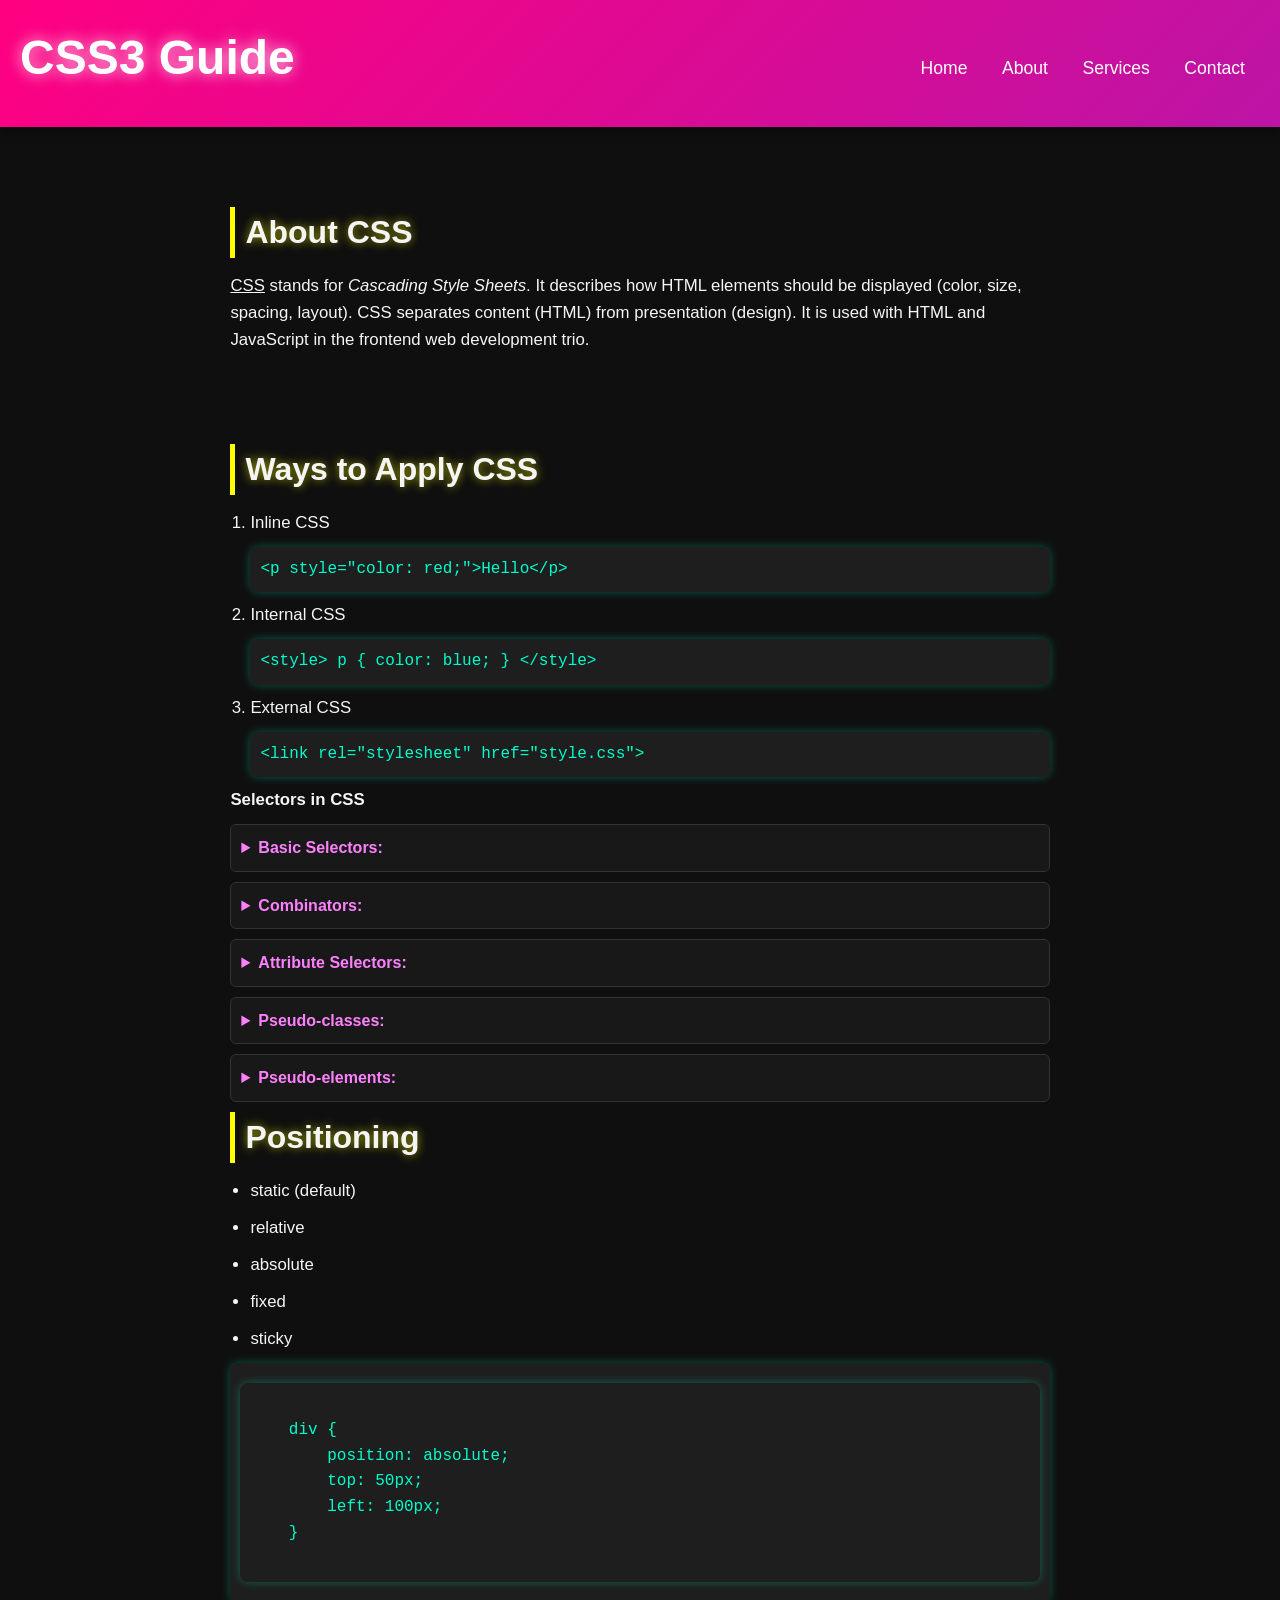
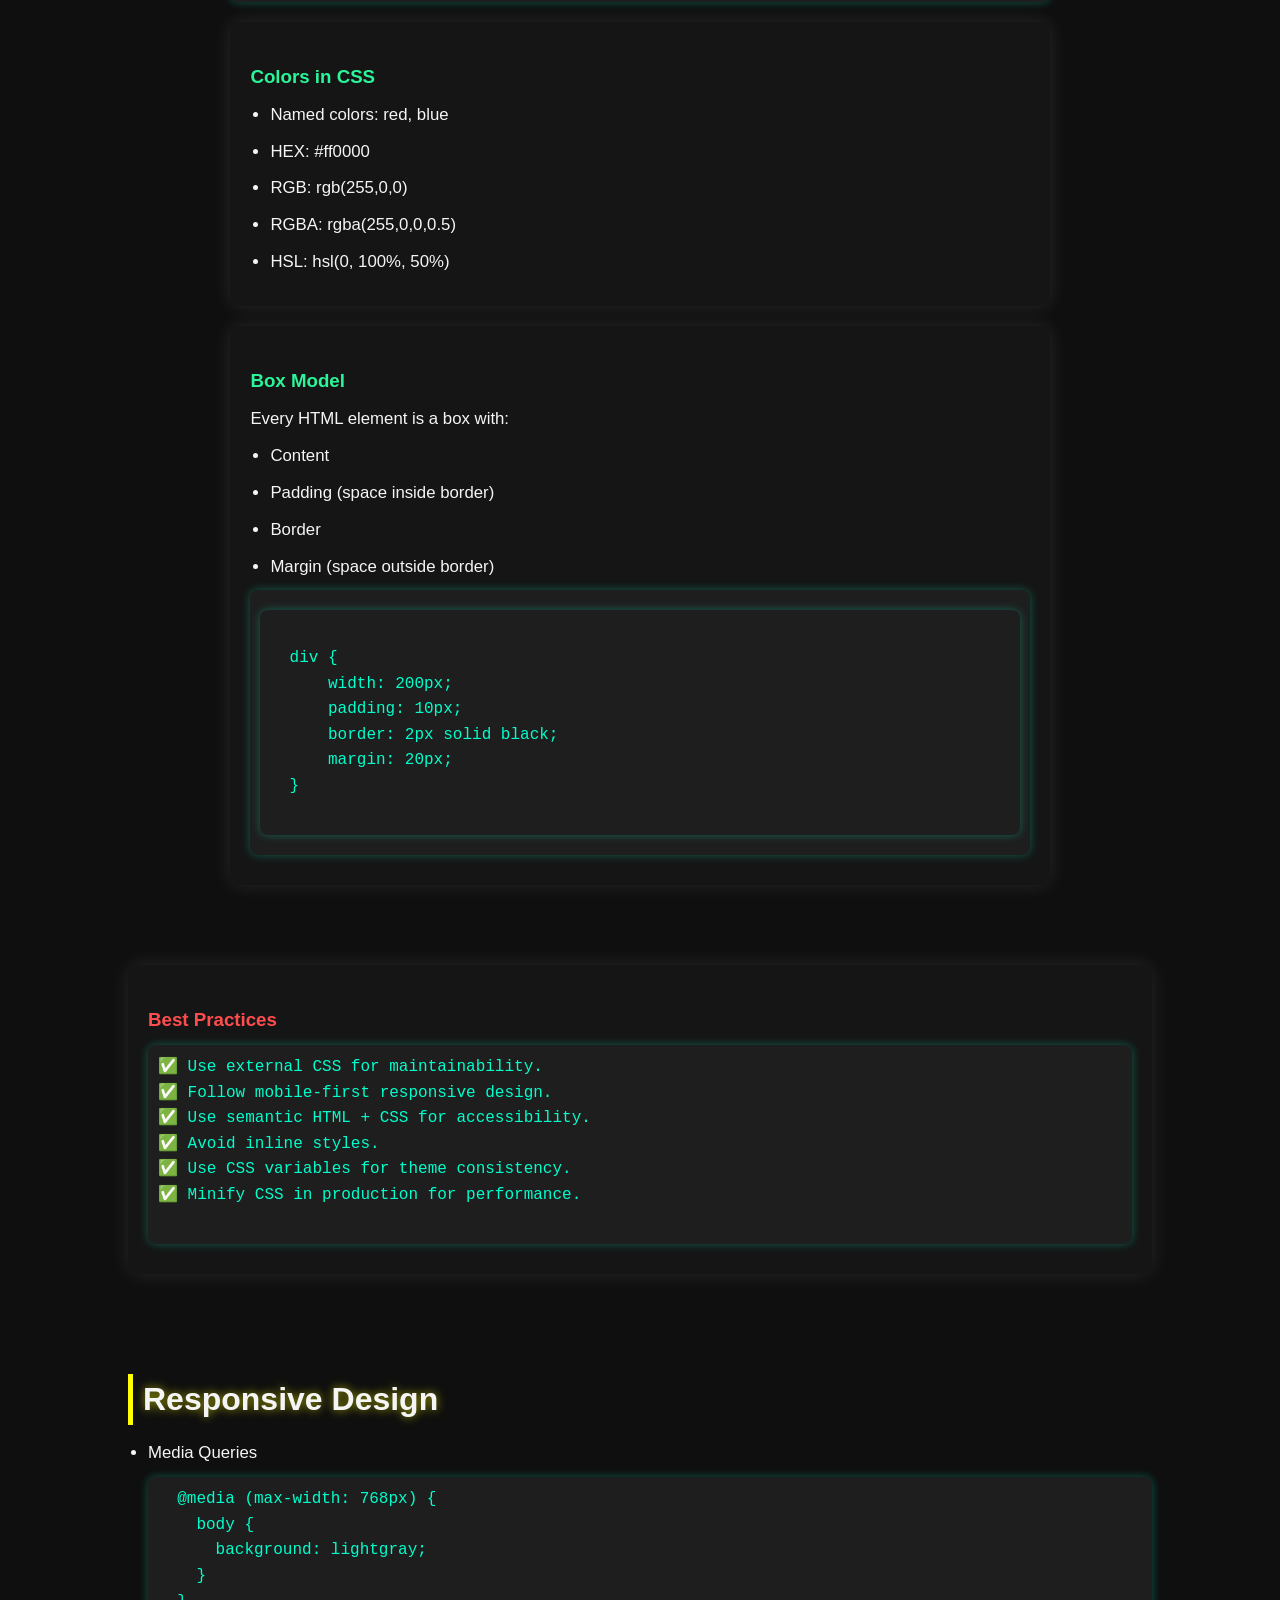
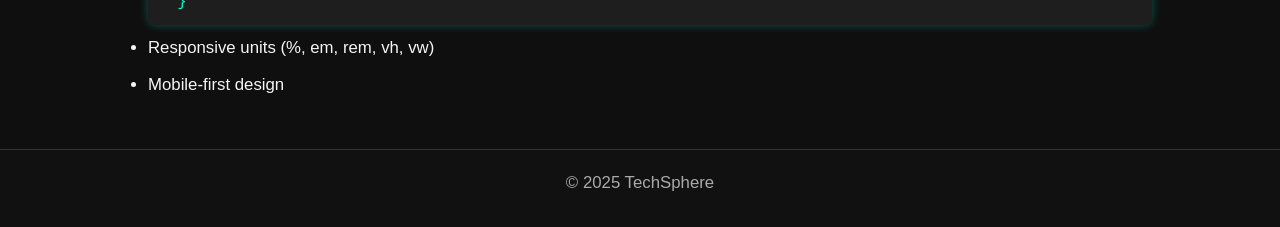
<file: Project_1/css.html>
<!DOCTYPE html>
<html lang="en">
<head>
  <meta charset="UTF-8">
  <meta name="viewport" content="width=device-width, initial-scale=1.0">
  <title>CSS3 Guide</title>
  <style>
    /* Reset */
    * {
      margin: 0;
      padding: 0;
      box-sizing: border-box;
    }

    body {
      font-family: "Segoe UI", Tahoma, Geneva, Verdana, sans-serif;
      line-height: 1.6;
      background: #0f0f0f;
      color: #f5f5f5;
      scroll-behavior: smooth;
    }

    header {
      background: linear-gradient(135deg, #ff0080, #7928ca, #2af598);
      padding: 20px;
      color: white;
      display: flex;
      justify-content: space-between;
      align-items: center;
      top: 0;
      z-index: 1000;
      box-shadow: 0 2px 10px rgba(0,0,0,0.5);
      animation: gradient 8s ease infinite;
      background-size: 400% 400%;
      position: sticky;
    }

    @keyframes gradient {
      0% {background-position: 0% 50%;}
      50% {background-position: 100% 50%;}
      100% {background-position: 0% 50%;}
    }

    header h1 {
      font-size: 3rem;
      margin-bottom: 10px;
      text-shadow: 0 0 15px rgba(255,255,255,0.8);
    }

    nav {
      margin-top: 10px;
    }

    nav a {
      text-decoration: none;
      color: white;
      margin: 0 15px;
      font-size: 1.1rem;
      position: relative;
      transition: color 0.3s ease;
    }

    nav a::after {
      content: "";
      position: absolute;
      width: 0;
      height: 2px;
      display: block;
      margin-top: 5px;
      right: 0;
      background: white;
      transition: width 0.3s ease;
      -webkit-transition: width 0.3s ease;
    }

    nav a:hover {
      color: #ff0;
    }

    nav a:hover::after {
      width: 100%;
      left: 0;
      background: #ff0;
    }

    main, section {
      padding: 40px 10%;
    }

    h2 {
      font-size: 2rem;
      margin-bottom: 15px;
      border-left: 5px solid #ff0;
      padding-left: 10px;
      text-shadow: 0 0 10px rgba(255,255,0,0.6);
    }

    h3 {
      margin: 20px 0 10px;
      color: #2af598;
    }

    p, li {
      font-size: 1.05rem;
      margin-bottom: 10px;
    }

    ol, ul {
      padding-left: 20px;
    }

    code, pre {
      background: #1e1e1e;
      color: #00ffcc;
      padding: 10px;
      border-radius: 8px;
      display: block;
      margin: 10px 0;
      font-family: "Courier New", monospace;
      box-shadow: 0 0 10px rgba(0,255,204,0.3);
    }

    details {
      background: #181818;
      margin: 10px 0;
      padding: 10px;
      border-radius: 6px;
      cursor: pointer;
      border: 1px solid #333;
    }

    details summary {
      font-weight: bold;
      color: #ff80ff;
    }

    article, aside {
      background: #151515;
      margin: 20px 0;
      padding: 20px;
      border-radius: 10px;
      box-shadow: 0 0 20px rgba(255,255,255,0.1);
    }

    aside h3 {
      color: #ff4d4d;
    }

    footer {
      text-align: center;
      padding: 20px;
      background: #111;
      color: #aaa;
      font-size: 0.9rem;
      border-top: 1px solid #333;
    }

    /* Responsive */
    @media (max-width: 768px) {
      header h1 {
        font-size: 2.2rem;
      }
      main, section {
        padding: 20px 5%;
      }
    }
  </style>
</head>
<body>

  <header>
    <h1>CSS3 Guide</h1>
    <nav>
      <a href="#home">Home</a>
      <a href="#about">About</a>
      <a href="#services">Services</a>
      <a href="#contact">Contact</a>
    </nav>
  </header>

  <main id="home">
    <section id="about">
      <h2>About CSS</h2>
      <p><u>CSS</u> stands for <i>Cascading Style Sheets</i>.
         It describes how HTML elements should be displayed (color, size, spacing, layout).
         CSS separates content (HTML) from presentation (design).
         It is used with HTML and JavaScript in the frontend web development trio.</p>
    </section>

    <section id="services">
      <h2>Ways to Apply CSS</h2>
      <ol>
        <li>Inline CSS</li>
        <code>&lt;p style="color: red;"&gt;Hello&lt;/p&gt;</code>

        <li>Internal CSS</li>
        <code>
            &lt;style&gt; 
                p { color: blue; } 
            &lt;/style&gt;
        </code>

        <li>External CSS</li>
        <code>&lt;link rel="stylesheet" href="style.css"&gt;</code>
      </ol>

      <p><strong>Selectors in CSS</strong></p>
      <details><summary>Basic Selectors:</summary>
        <ul>
          <li>Universal: * { margin: 0; }</li>
          <li>Element: p { color: red; }</li>
          <li>Class: .box { border: 1px solid; }</li>
          <li>ID: #main { background: yellow; }</li>
          <li>Grouping: h1, h2 { color: blue; }</li>
        </ul>
      </details>
      <details><summary>Combinators:</summary>
        <ul>
          <li>Descendant: div p { color: green; }</li>
          <li>Child: div > p { color: red; }</li>
          <li>Adjacent sibling: h1 + p { font-style: italic; }</li>
          <li>General sibling: h1 ~ p { font-weight: bold; }</li>
        </ul>
      </details>
      <details><summary>Attribute Selectors:</summary>
        input[type="text"] { border: 1px solid black; } <br>
        a[target="_blank"] { color: red; }
      </details>
      <details><summary>Pseudo-classes:</summary>
        a:hover { color: red; } <br>
        input:focus { border: 2px solid blue; } <br>
        li:first-child { font-weight: bold; } <br>
      </details>
      <details><summary>Pseudo-elements:</summary>
        p::first-letter { font-size: 2em; } <br>
        p::after { content: " ✅"; }
      </details>

      <h2>Positioning</h2>
      <ul>
        <li>static (default)</li>
        <li>relative</li>
        <li>absolute</li>
        <li>fixed</li>
        <li>sticky</li>
      </ul>

      <pre><code>
    div {
        position: absolute;
        top: 50px;
        left: 100px;
    }
      </code></pre>

      <article>
        <h3>Colors in CSS</h3>
        <ul>
          <li>Named colors: red, blue</li>
          <li>HEX: #ff0000</li>
          <li>RGB: rgb(255,0,0)</li>
          <li>RGBA: rgba(255,0,0,0.5)</li>
          <li>HSL: hsl(0, 100%, 50%)</li>
        </ul>
      </article>

      <article>
        <h3>Box Model</h3>
        <p>Every HTML element is a box with:</p>
        <ul>
          <li>Content</li>
          <li>Padding (space inside border)</li>
          <li>Border</li>
          <li>Margin (space outside border)</li>
        </ul>
        <pre><code>
  div {
      width: 200px;
      padding: 10px;
      border: 2px solid black; 
      margin: 20px;
  }
        </code></pre>
      </article>
    </section>

    <aside>
      <h3>Best Practices</h3>
      <pre>
✅ Use external CSS for maintainability. 
✅ Follow mobile-first responsive design. 
✅ Use semantic HTML + CSS for accessibility. 
✅ Avoid inline styles. 
✅ Use CSS variables for theme consistency. 
✅ Minify CSS in production for performance. 
      </pre>
    </aside>
  </main>

  <section id="contact">
    <h2>Responsive Design</h2>
    <ul>
      <li>Media Queries</li>
      <pre>
  @media (max-width: 768px) {
    body {
      background: lightgray; 
    }
  }</pre>
      <li>Responsive units (%, em, rem, vh, vw)</li>
      <li>Mobile-first design</li>
    </ul>
  </section>

  <footer>
    <p>&copy; 2025 TechSphere</p>
  </footer>

</body>
</html>
</file>
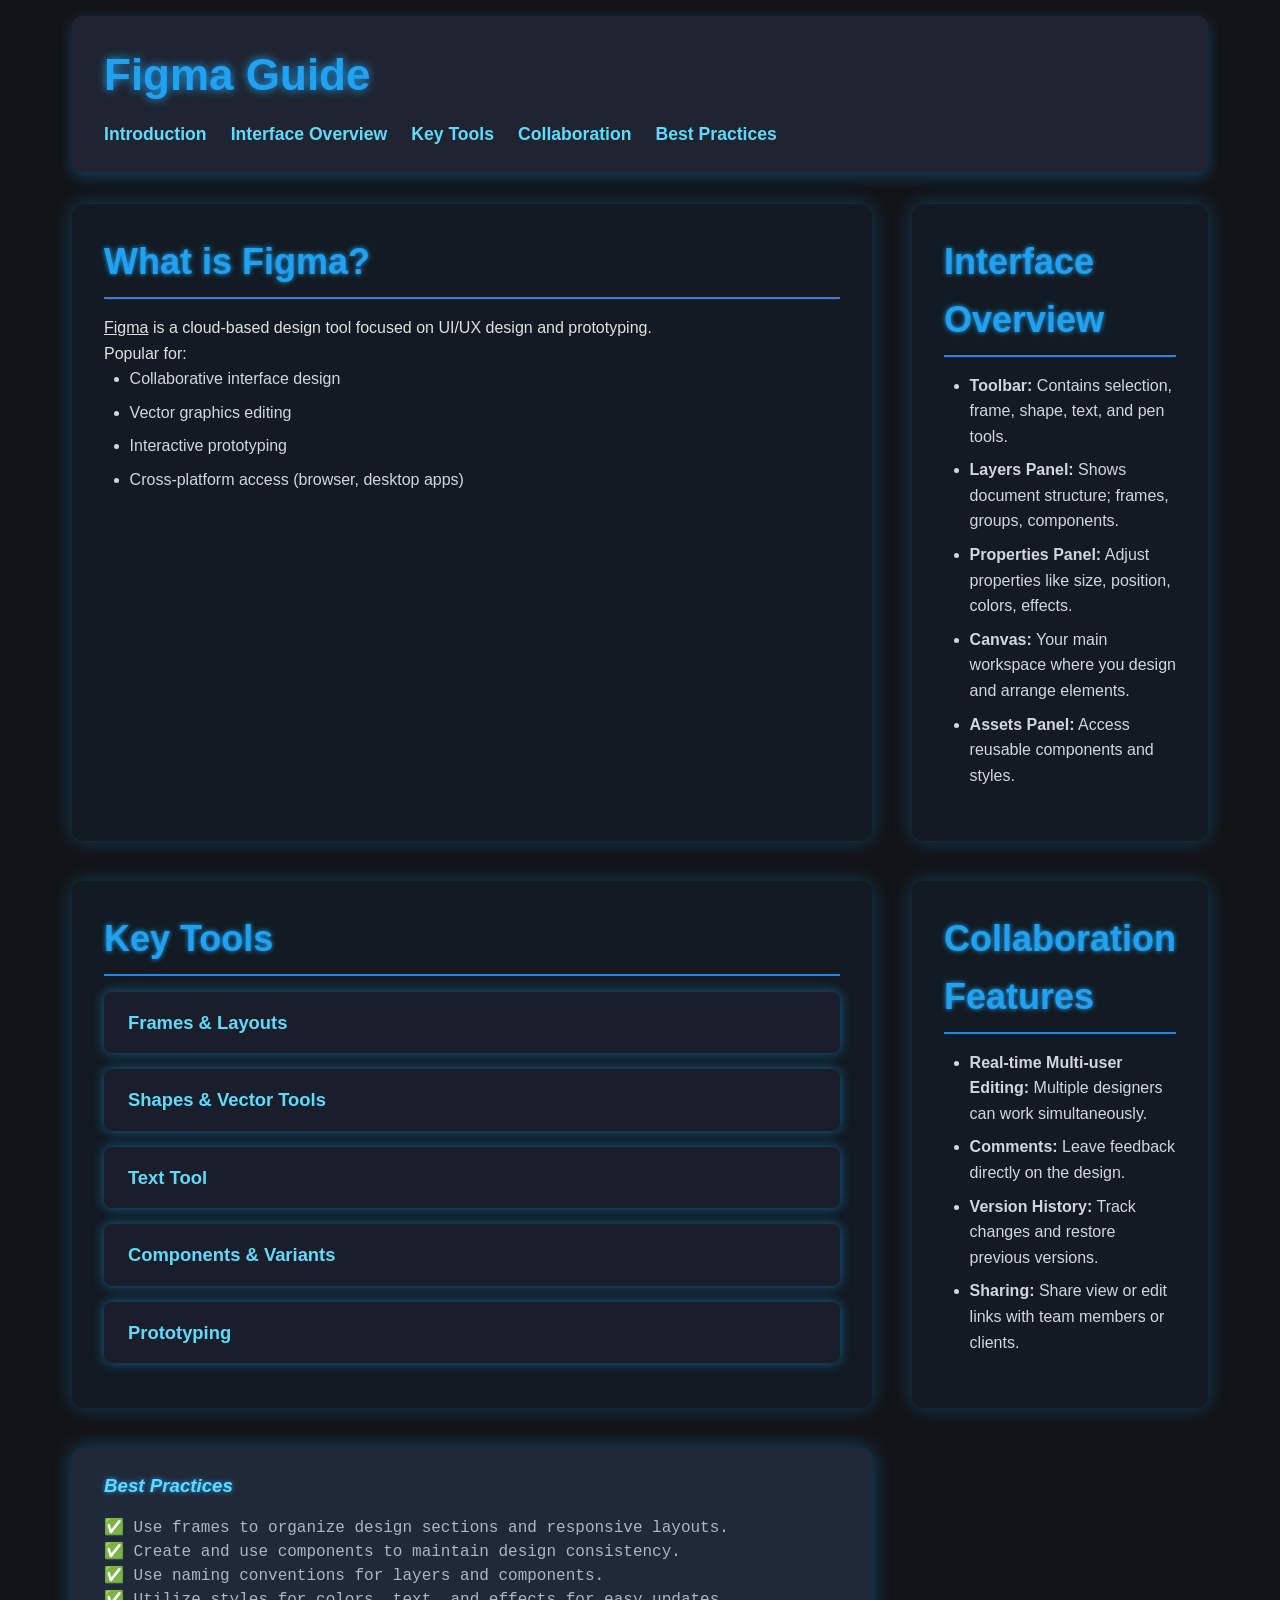
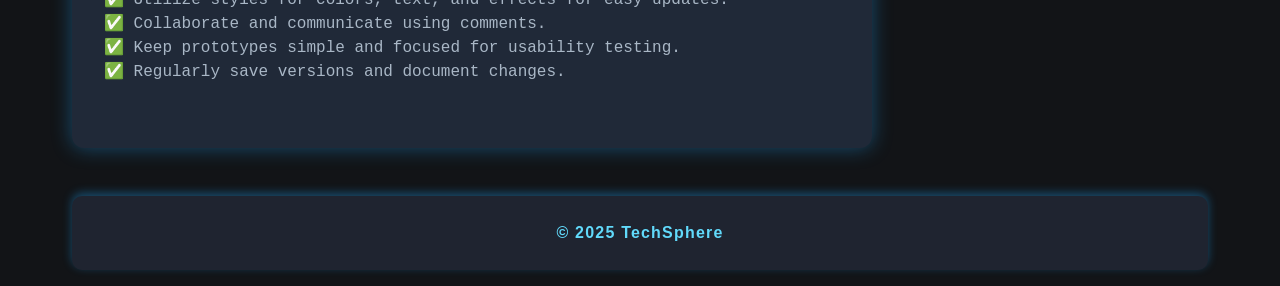
<file: Project_1/figma.html>
<!DOCTYPE html>
<html lang="en">
<head>
  <meta charset="UTF-8" />
  <meta name="viewport" content="width=device-width, initial-scale=1" />
  <title>Figma Guide</title>
  <style>
    /* Reset & base */
    * {
      box-sizing: border-box;
      margin: 0;
      padding: 0;
    }
    html {
      scroll-behavior: smooth;
      font-size: 16px;
      background: #121417;
      color: #e0e0e0;
      font-family: 'Segoe UI', Tahoma, Geneva, Verdana, sans-serif;
      min-height: 100vh;
      display: flex;
      flex-direction: column;
    }
    body {
      flex-grow: 1;
      display: flex;
      flex-direction: column;
      line-height: 1.6;
      padding: 1rem 2rem;
      max-width: 1200px;
      margin: auto;
    }

    /* Header */
    header {
      background: #1f2430;
      padding: 1.5rem 2rem;
      border-radius: 10px;
      box-shadow: 0 5px 15px rgba(33, 161, 241, 0.3);
      position: sticky;
      top: 0;
      z-index: 1000;
      margin-bottom: 2rem;
      user-select: none;
    }
    header h1 {
      font-size: 2.75rem;
      font-weight: 700;
      color: #21a1f1;
      text-shadow: 0 0 10px #21a1f1;
      margin-bottom: 0.6rem;
    }
    nav {
      font-weight: 600;
      font-size: 1.1rem;
    }
    nav a {
      color: #61dafb;
      text-decoration: none;
      margin-right: 1.2rem;
      transition: color 0.3s ease;
    }
    nav a:last-child {
      margin-right: 0;
    }
    nav a:hover,
    nav a:focus {
      color: #21a1f1;
      text-decoration: underline;
      outline-offset: 2px;
    }

    /* Main content layout */
    main {
      display: grid;
      grid-template-columns: 3fr 1fr;
      gap: 2.5rem;
      flex-grow: 1;
    }
    section {
      background: rgba(33, 161, 241, 0.05);
      border-radius: 12px;
      padding: 1.8rem 2rem;
      box-shadow: 0 0 20px rgba(33, 161, 241, 0.3);
      transition: transform 0.3s ease, box-shadow 0.3s ease;
    }
    section:hover {
      transform: translateY(-5px);
      box-shadow: 0 8px 30px rgba(33, 161, 241, 0.6);
    }
    section h2 {
      font-size: 2.25rem;
      margin-bottom: 1rem;
      color: #21a1f1;
      border-bottom: 2px solid #1f88e7;
      padding-bottom: 0.4rem;
      text-shadow: 0 0 5px #21a1f1;
    }
    section ul, section ol {
      margin-left: 1.6rem;
      margin-bottom: 1.5rem;
      color: #cfd8dc;
    }
    section ul li, section ol li {
      margin-bottom: 0.5rem;
    }

    /* Details summary */
    details {
      background: #1a1e2a;
      border-radius: 8px;
      margin: 1rem 0;
      padding: 1rem 1.5rem;
      box-shadow: 0 0 12px rgba(33, 161, 241, 0.5);
      cursor: pointer;
      transition: background 0.3s ease, box-shadow 0.3s ease;
    }
    details[open] {
      background: #23304e;
      box-shadow: 0 0 25px rgba(33, 161, 241, 0.8);
    }
    details summary {
      font-weight: 700;
      font-size: 1.15rem;
      color: #61dafb;
      outline: none;
      list-style: none;
      user-select: none;
    }
    details p {
      margin-top: 0.6rem;
      color: #cfd8dc;
    }

    /* Code blocks and inline code */
    pre, code {
      background: #17202a;
      color: #61dafb;
      font-family: 'Fira Mono', Consolas, monospace;
      border-radius: 8px;
      padding: 1rem 1.2rem;
      overflow-x: auto;
      box-shadow: inset 0 0 10px #0d47a1;
      user-select: text;
      font-size: 0.95rem;
    }
    pre {
      max-height: 250px;
      margin: 1rem 0;
      display: block;
    }
    code {
      padding: 0.15rem 0.4rem;
      display: inline-block;
      font-weight: 600;
    }

    /* Aside styling */
    aside {
      background: #202938;
      border-radius: 12px;
      padding: 1.5rem 2rem;
      box-shadow: 0 0 20px rgba(33, 161, 241, 0.4);
      font-style: italic;
      color: #a9b7c6;
      line-height: 1.5;
      max-height: 350px;
      overflow-y: auto;
      transition: transform 0.3s ease, box-shadow 0.3s ease;
      cursor: pointer;
    }
    aside:hover {
      transform: scale(1.05);
      box-shadow: 0 0 30px rgba(33, 161, 241, 0.9);
    }
    aside h3 {
      color: #61dafb;
      margin-bottom: 1rem;
      text-shadow: 0 0 5px #21a1f1;
    }
    aside pre {
      background: transparent;
      color: #a9b7c6;
      box-shadow: none;
      padding: 0;
      overflow: visible;
      font-style: normal;
      user-select: text;
      font-size: 1rem;
    }

    /* Footer */
    footer {
      text-align: center;
      padding: 1.5rem 1rem;
      background: #1f2430;
      color: #61dafb;
      font-weight: 600;
      letter-spacing: 1.2px;
      border-radius: 10px;
      box-shadow: 0 -3px 10px rgba(33, 161, 241, 0.4);
      user-select: none;
      margin-top: 3rem;
    }

    /* Scrollbar styling for Webkit */
    aside::-webkit-scrollbar,
    pre::-webkit-scrollbar {
      width: 10px;
      height: 10px;
    }
    aside::-webkit-scrollbar-track,
    pre::-webkit-scrollbar-track {
      background: #2a2f4a;
      border-radius: 10px;
    }
    aside::-webkit-scrollbar-thumb,
    pre::-webkit-scrollbar-thumb {
      background-color: black;
      border-radius: 10px;
      border: 2px solid #2a2f4a;
    }

    /* Firefox scrollbar */
    aside, pre {
      scrollbar-width: thin;
      scrollbar-color: black #2a2f4a;
    }

    /* Responsive */
    @media (max-width: 900px) {
      main {
        grid-template-columns: 1fr;
      }
      header h1 {
        font-size: 2rem;
      }
      nav {
        font-size: 1rem;
      }
      aside {
        max-height: none;
        overflow: visible;
        margin-bottom: 2rem;
      }
    }
  </style>
</head>
<body>

  <header>
    <h1>Figma Guide</h1>
    <nav aria-label="Main navigation">
      <a href="#intro">Introduction</a>
      <a href="#interface">Interface Overview</a>
      <a href="#tools">Key Tools</a>
      <a href="#collaboration">Collaboration</a>
      <a href="#best-practices">Best Practices</a>
    </nav>
  </header>

  <main>
    <section id="intro" tabindex="0">
      <h2>What is Figma?</h2>
      <p><u>Figma</u> is a cloud-based design tool focused on UI/UX design and prototyping.</p>
      <p>Popular for:</p>
      <ul>
        <li>Collaborative interface design</li>
        <li>Vector graphics editing</li>
        <li>Interactive prototyping</li>
        <li>Cross-platform access (browser, desktop apps)</li>
      </ul>
    </section>

    <section id="interface" tabindex="0">
      <h2>Interface Overview</h2>
      <ul>
        <li><strong>Toolbar:</strong> Contains selection, frame, shape, text, and pen tools.</li>
        <li><strong>Layers Panel:</strong> Shows document structure; frames, groups, components.</li>
        <li><strong>Properties Panel:</strong> Adjust properties like size, position, colors, effects.</li>
        <li><strong>Canvas:</strong> Your main workspace where you design and arrange elements.</li>
        <li><strong>Assets Panel:</strong> Access reusable components and styles.</li>
      </ul>
    </section>

    <section id="tools" tabindex="0">
      <h2>Key Tools</h2>
      <details>
        <summary>Frames &amp; Layouts</summary>
        <p>Frames act like containers and artboards for UI elements. Useful for responsive layouts and organization.</p>
      </details>

      <details>
        <summary>Shapes &amp; Vector Tools</summary>
        <p>Create rectangles, circles, lines, and use the pen tool for custom vector paths.</p>
      </details>

      <details>
        <summary>Text Tool</summary>
        <p>Add and style text with font, size, line height, letter spacing, and more.</p>
      </details>

      <details>
        <summary>Components &amp; Variants</summary>
        <p>Reusable UI elements that maintain consistency. Variants enable multiple states (e.g., buttons: default, hover, disabled).</p>
      </details>

      <details>
        <summary>Prototyping</summary>
        <p>Link frames and elements with transitions, animations, and interactive flows to simulate user experience.</p>
      </details>
    </section>

    <section id="collaboration" tabindex="0">
      <h2>Collaboration Features</h2>
      <ul>
        <li><strong>Real-time Multi-user Editing:</strong> Multiple designers can work simultaneously.</li>
        <li><strong>Comments:</strong> Leave feedback directly on the design.</li>
        <li><strong>Version History:</strong> Track changes and restore previous versions.</li>
        <li><strong>Sharing:</strong> Share view or edit links with team members or clients.</li>
      </ul>
    </section>

    <aside id="best-practices" tabindex="0" aria-label="Best Practices">
      <h3>Best Practices</h3>
      <pre>
✅ Use frames to organize design sections and responsive layouts.
✅ Create and use components to maintain design consistency.
✅ Use naming conventions for layers and components.
✅ Utilize styles for colors, text, and effects for easy updates.
✅ Collaborate and communicate using comments.
✅ Keep prototypes simple and focused for usability testing.
✅ Regularly save versions and document changes.
      </pre>
    </aside>
  </main>

  <footer>
    <p>&copy; 2025 TechSphere</p>
  </footer>

</body>
</html>
</file>
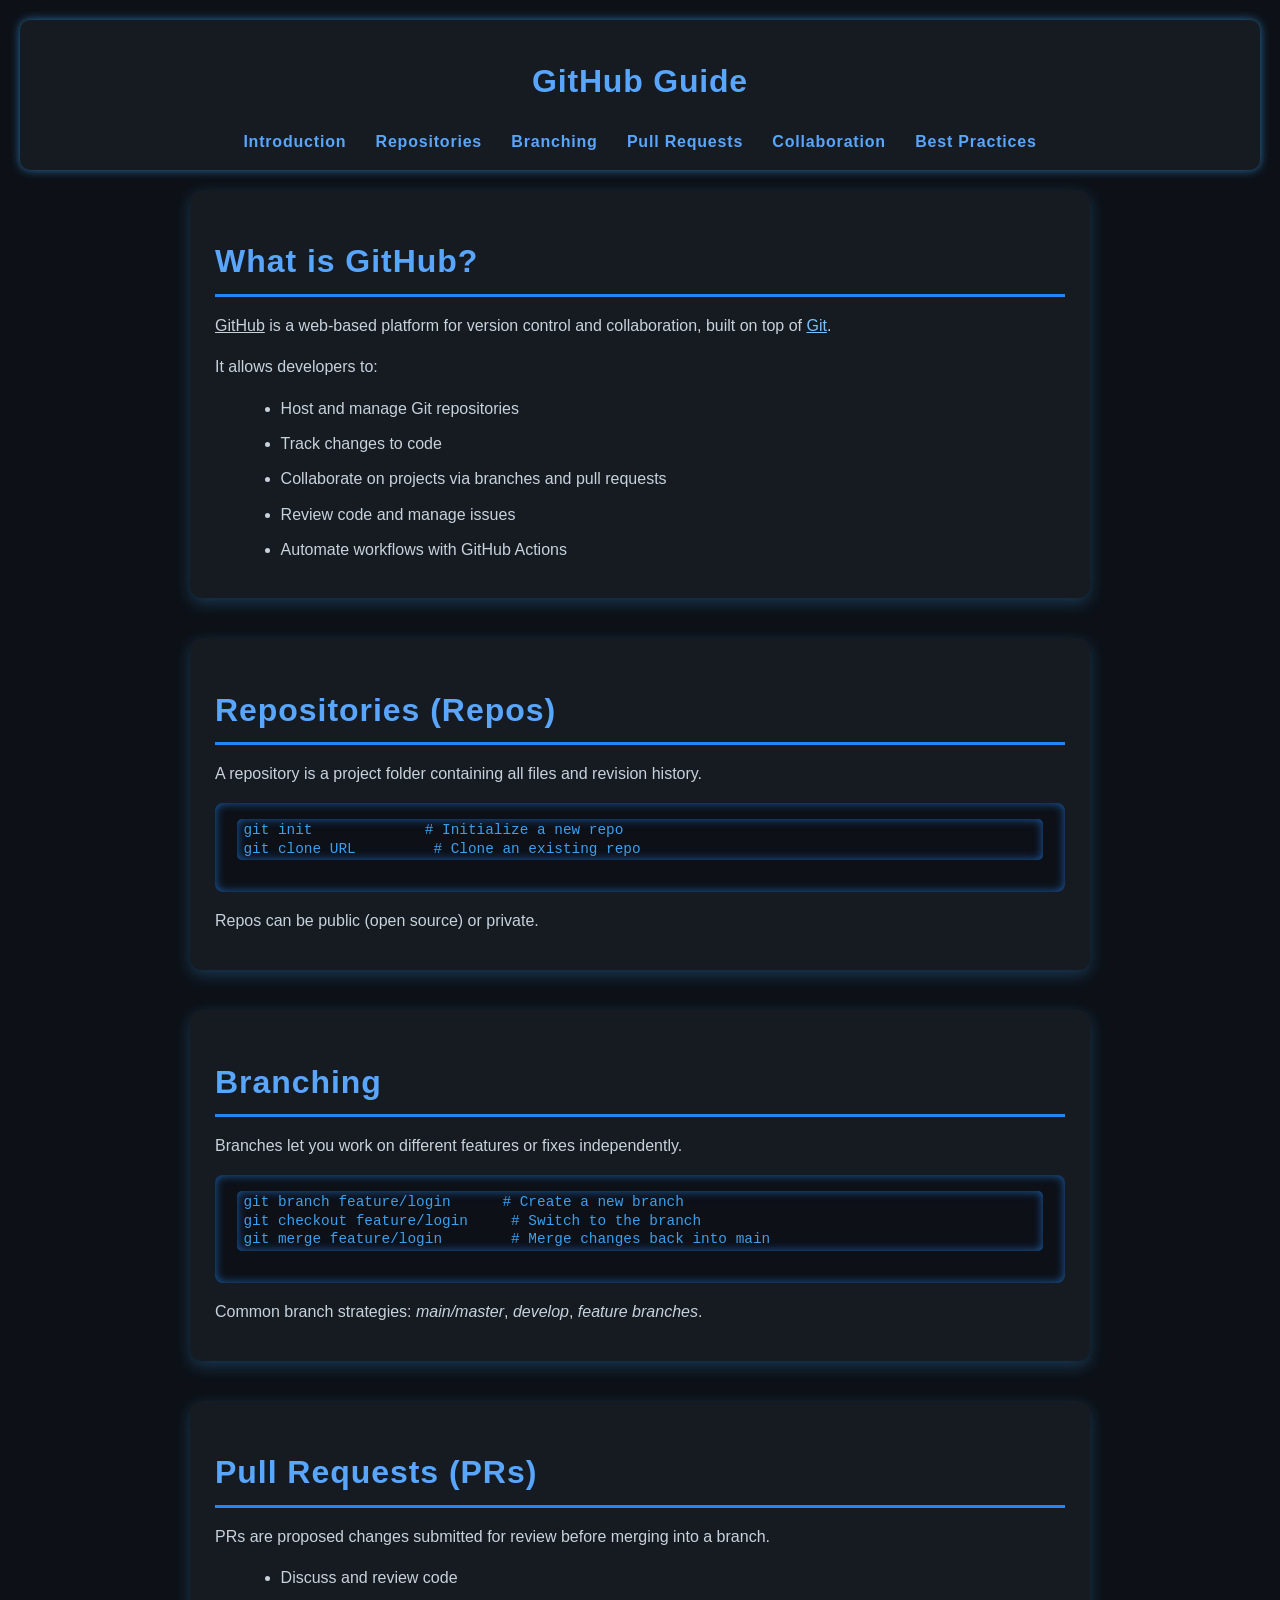
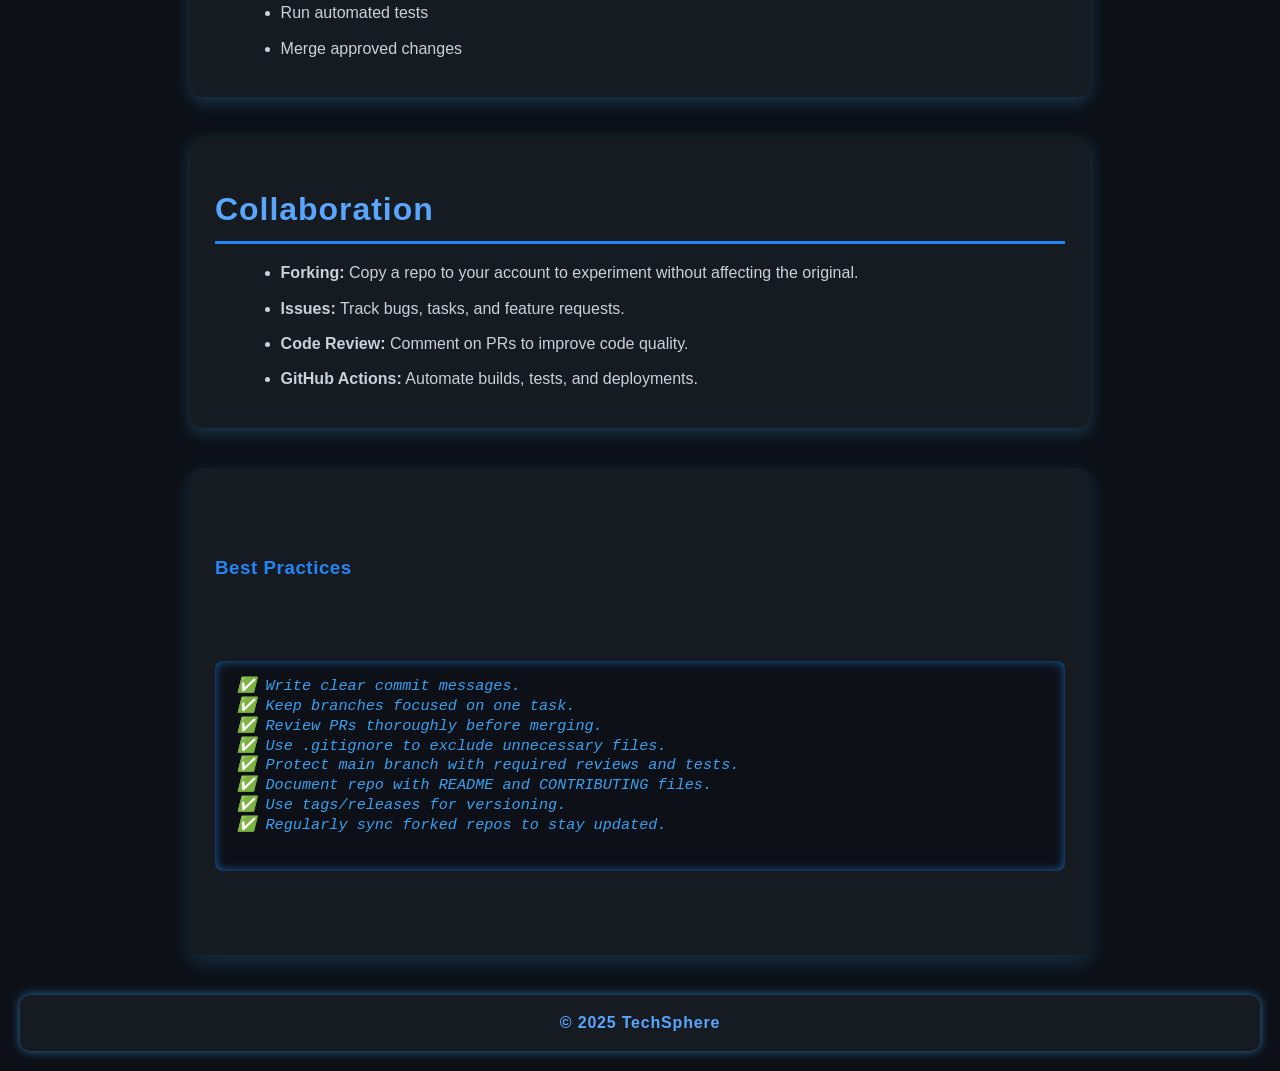
<file: Project_1/github.html>
<!DOCTYPE html>
<html lang="en">
<head>
  <meta charset="UTF-8" />
  <meta name="viewport" content="width=device-width, initial-scale=1" />
  <title>GitHub Guide - Dark Theme</title>
  <style>
    /* Base reset and font */
    body {
      font-family: 'Segoe UI', Tahoma, Geneva, Verdana, sans-serif;
      margin: 20px;
      line-height: 1.6;
      background-color: #0d1117; /* GitHub dark bg */
      color: #c9d1d9; /* light gray text */
      min-height: 100vh;
      transition: background-color 0.5s ease, color 0.5s ease;
    }

    header, footer {
      background-color: #161b22; /* darker header/footer */
      padding: 15px 20px;
      text-align: center;
      border-radius: 10px;
      margin-bottom: 20px;
      box-shadow: 0 0 10px #39a0f0aa;
      user-select: none;
      color: #58a6ff;
      font-weight: 700;
      letter-spacing: 0.05em;
    }

    nav a {
      margin: 0 12px;
      text-decoration: none;
      color: #58a6ff;
      font-weight: 600;
      position: relative;
      transition: color 0.3s ease;
    }
    nav a::after {
      content: '';
      position: absolute;
      left: 0;
      bottom: -4px;
      width: 0%;
      height: 2px;
      background: #58a6ff;
      transition: width 0.3s ease;
      border-radius: 2px;
    }
    nav a:hover,
    nav a:focus {
      color: #79c0ff;
      outline: none;
    }
    nav a:hover::after,
    nav a:focus::after {
      width: 100%;
    }

    main {
      max-width: 900px;
      margin: auto;
    }

    section {
      background-color: #161b22;
      padding: 20px 25px;
      border-radius: 12px;
      margin-bottom: 40px;
      box-shadow: 0 5px 15px #39a0f044;
      opacity: 0;
      transform: translateY(20px);
      animation: fadeInUp 0.6s forwards;
    }
    section:nth-child(odd) {
      animation-delay: 0.15s;
    }
    section:nth-child(even) {
      animation-delay: 0.3s;
    }
    section:hover, section:focus-within {
      box-shadow: 0 10px 25px #58a6ff88;
      transform: translateY(-5px);
      transition: transform 0.3s ease, box-shadow 0.3s ease;
    }

    section h2 {
      color: #58a6ff;
      margin-bottom: 1rem;
      font-weight: 800;
      border-bottom: 3px solid #2386f7;
      padding-bottom: 0.4rem;
      font-size: 2rem;
      letter-spacing: 0.03em;
    }

    ul {
      margin-left: 1.6rem;
      margin-top: 0.8rem;
    }
    ul li {
      margin-bottom: 0.6rem;
    }

    code, pre {
      background: #0d1117;
      color: #39a0f0;
      font-family: 'Fira Mono', Consolas, monospace;
      border-radius: 8px;
      padding: 1rem 1.4rem;
      display: block;
      overflow-x: auto;
      box-shadow: inset 0 0 10px #2386f7aa;
      font-size: 0.95rem;
      line-height: 1.3;
      margin-bottom: 1rem;
      white-space: pre-wrap;
      transition: background-color 0.3s ease;
    }

    code {
      padding: 2px 6px;
      font-size: 0.9rem;
      background-color: #0d1117cc;
      border-radius: 5px;
    }

    details {
      background-color: #0d1117;
      border-radius: 12px;
      padding: 1rem 1.4rem;
      box-shadow: 0 0 15px #2386f7aa;
      cursor: pointer;
      margin-top: 1rem;
      transition: background-color 0.3s ease, box-shadow 0.3s ease;
      color: #79c0ff;
      font-weight: 600;
    }
    details[open] {
      background-color: #2386f7;
      box-shadow: 0 0 30px #58a6ffcc;
      color: #0d1117;
    }
    details summary {
      user-select: none;
      outline-offset: 2px;
      list-style: none;
      font-size: 1.15rem;
    }

    aside {
      background-color: #161b22;
      padding: 20px 25px;
      border-radius: 12px;
      margin-bottom: 40px;
      box-shadow: 0 8px 20px #39a0f033;
      color: #79c0ff;
      font-style: italic;
      max-width: 900px;
      font-size: 1rem;
      line-height: 1.5;
      white-space: pre-wrap;
      user-select: text;
      animation: fadeInUp 0.6s forwards;
      animation-delay: 0.4s;
      opacity: 0;
      transform: translateY(20px);
    }
    aside h3 {
      color: #2386f7;
      margin-bottom: 1rem;
      font-weight: 700;
      letter-spacing: 0.03em;
      font-style: normal;
    }

    footer p {
      margin: 0;
      font-weight: 700;
      letter-spacing: 0.05em;
      color: #58a6ff;
      user-select: none;
    }

    /* Animations */
    @keyframes fadeInUp {
      to {
        opacity: 1;
        transform: translateY(0);
      }
    }

    /* Responsive */
    @media (max-width: 950px) {
      body {
        margin: 10px;
      }
      section {
        padding: 15px 20px;
      }
      aside {
        padding: 15px 20px;
        font-size: 0.95rem;
      }
    }
  </style>
</head>
<body>

<header>
  <h1>GitHub Guide</h1>
  <nav>
    <a href="#intro">Introduction</a>
    <a href="#repositories">Repositories</a>
    <a href="#branching">Branching</a>
    <a href="#pull-requests">Pull Requests</a>
    <a href="#collaboration">Collaboration</a>
    <a href="#best-practices">Best Practices</a>
  </nav>
</header>

<main>
  <section id="intro" tabindex="0">
    <h2>What is GitHub?</h2>
    <p><u>GitHub</u> is a web-based platform for version control and collaboration, built on top of <a href="https://git-scm.com/" target="_blank" rel="noopener" style="color:#79c0ff;">Git</a>.</p>
    <p>It allows developers to:</p>
    <ul>
      <li>Host and manage Git repositories</li>
      <li>Track changes to code</li>
      <li>Collaborate on projects via branches and pull requests</li>
      <li>Review code and manage issues</li>
      <li>Automate workflows with GitHub Actions</li>
    </ul>
  </section>

  <section id="repositories" tabindex="0">
    <h2>Repositories (Repos)</h2>
    <p>A repository is a project folder containing all files and revision history.</p>
    <pre><code>git init             # Initialize a new repo
git clone URL         # Clone an existing repo</code></pre>
    <p>Repos can be public (open source) or private.</p>
  </section>

  <section id="branching" tabindex="0">
    <h2>Branching</h2>
    <p>Branches let you work on different features or fixes independently.</p>
    <pre><code>git branch feature/login      # Create a new branch
git checkout feature/login     # Switch to the branch
git merge feature/login        # Merge changes back into main</code></pre>
    <p>Common branch strategies: <em>main/master</em>, <em>develop</em>, <em>feature branches</em>.</p>
  </section>

  <section id="pull-requests" tabindex="0">
    <h2>Pull Requests (PRs)</h2>
    <p>PRs are proposed changes submitted for review before merging into a branch.</p>
    <ul>
      <li>Discuss and review code</li>
      <li>Run automated tests</li>
      <li>Merge approved changes</li>
    </ul>
  </section>

  <section id="collaboration" tabindex="0">
    <h2>Collaboration</h2>
    <ul>
      <li><strong>Forking:</strong> Copy a repo to your account to experiment without affecting the original.</li>
      <li><strong>Issues:</strong> Track bugs, tasks, and feature requests.</li>
      <li><strong>Code Review:</strong> Comment on PRs to improve code quality.</li>
      <li><strong>GitHub Actions:</strong> Automate builds, tests, and deployments.</li>
    </ul>
  </section>

  <aside tabindex="0" aria-label="Best Practices">
    <h3>Best Practices</h3>
    <pre>
✅ Write clear commit messages.
✅ Keep branches focused on one task.
✅ Review PRs thoroughly before merging.
✅ Use .gitignore to exclude unnecessary files.
✅ Protect main branch with required reviews and tests.
✅ Document repo with README and CONTRIBUTING files.
✅ Use tags/releases for versioning.
✅ Regularly sync forked repos to stay updated.
    </pre>
  </aside>
</main>

<footer>
  <p>&copy; 2025 TechSphere</p>
</footer>

</body>
</html>
</file>
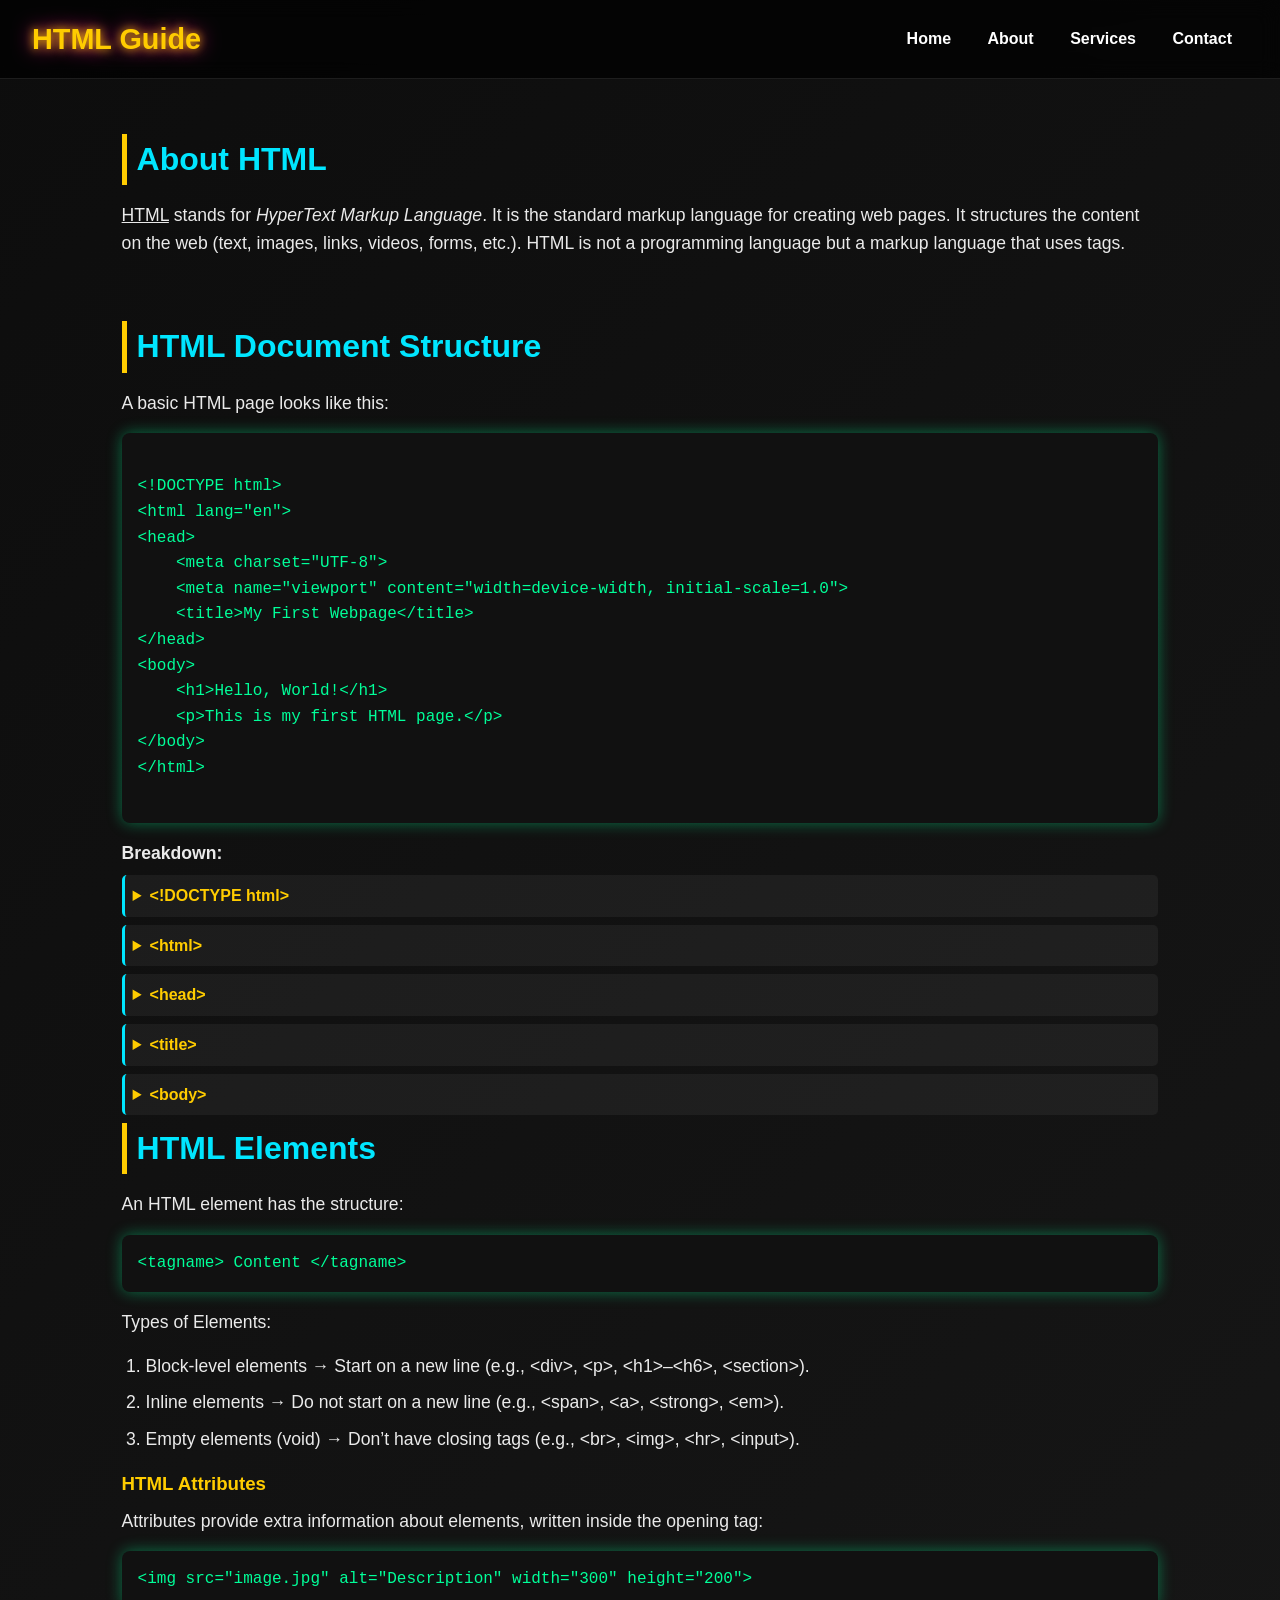
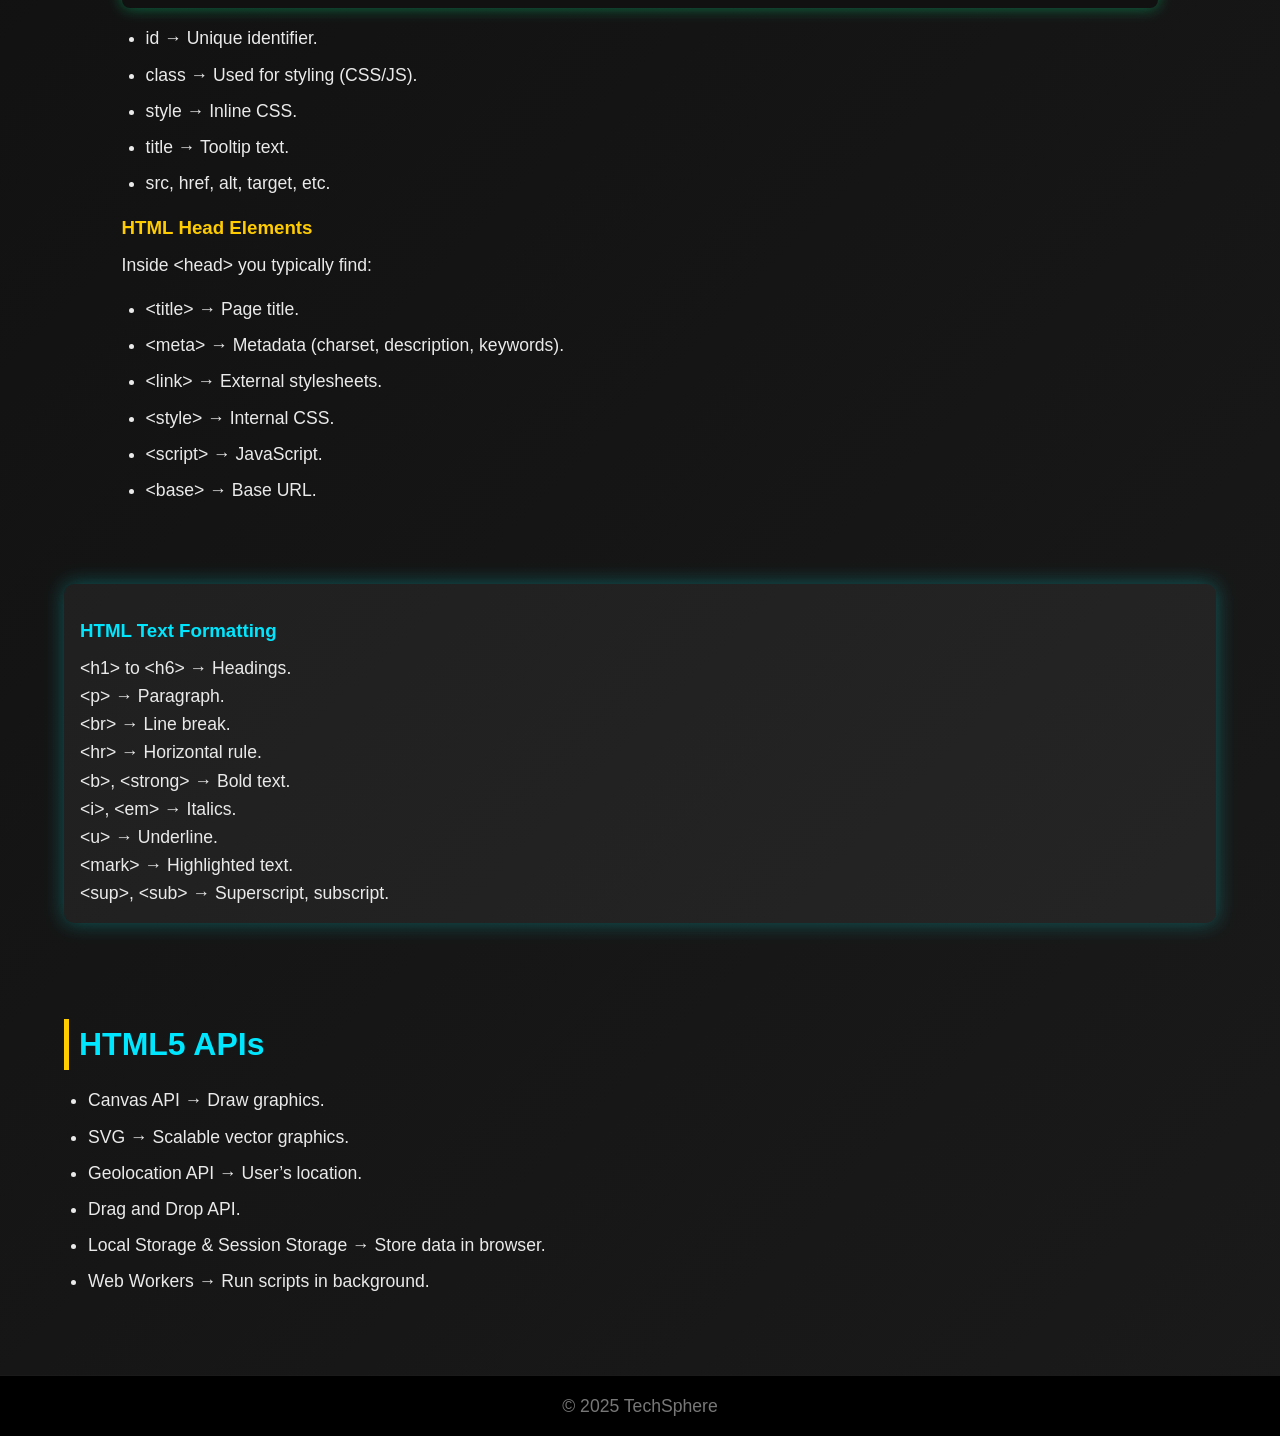
<file: Project_1/HTML_Page.html>
<!DOCTYPE html>
<html lang="en">
<head>
  <meta charset="UTF-8">
  <meta name="viewport" content="width=device-width, initial-scale=1.0">
  <title>HTML - Explained</title>
  <style>
    /* Reset & Smooth Scroll */
    * {
      margin: 0;
      padding: 0;
      box-sizing: border-box;
    }
    html {
      scroll-behavior: smooth;
    }
    body {
      font-family: "Segoe UI", sans-serif;
      background: linear-gradient(135deg, #0d0d0d, #1a1a1a);
      color: #eaeaea;
      line-height: 1.6;
      padding-top: 70px;
    }

    /* Header & Navigation */
    header {
      position: fixed;
      top: 0;
      left: 0;
      width: 100%;
      background: rgba(0, 0, 0, 0.7);
      backdrop-filter: blur(10px);
      padding: 1rem 2rem;
      display: flex;
      justify-content: space-between;
      align-items: center;
      z-index: 1000;
      border-bottom: 1px solid rgba(255,255,255,0.1);
    }
    header h1 {
      font-size: 1.8rem;
      color: #ffcc00;
      text-shadow: 0 0 10px #ffcc00, 0 0 20px #ff0099;
    }
    nav a {
      margin: 0 1rem;
      color: #fff;
      text-decoration: none;
      font-weight: bold;
      transition: color 0.3s ease, transform 0.3s ease;
    }
    nav a:hover {
      color: #ffcc00;
      transform: scale(1.1);
    }

    /* Sections */
    main, section {
      padding: 2rem 5%;
    }
    h2 {
      font-size: 2rem;
      margin-bottom: 1rem;
      color: #00e6ff;
      border-left: 5px solid #ffcc00;
      padding-left: 10px;
    }
    h3 {
      margin: 1rem 0 0.5rem;
      color: #ffcc00;
    }
    p, li {
      font-size: 1.1rem;
    }

    /* Code Styling */
    pre {
      background: #111;
      padding: 1rem;
      border-radius: 8px;
      overflow-x: auto;
      margin: 1rem 0;
      color: #00ff99;
      box-shadow: 0 0 15px rgba(0,255,153,0.4);
    }
    code {
      font-family: "Courier New", monospace;
    }

    /* Details (collapsible) */
    details {
      margin: 0.5rem 0;
      padding: 0.5rem;
      border-left: 3px solid #00e6ff;
      background: rgba(255,255,255,0.05);
      border-radius: 5px;
    }
    details summary {
      cursor: pointer;
      font-weight: bold;
      color: #ffcc00;
    }

    /* Lists */
    ul, ol {
      margin: 1rem 0 1rem 1.5rem;
    }
    li {
      margin-bottom: 0.5rem;
    }

    /* Aside */
    aside {
      background: rgba(255,255,255,0.05);
      padding: 1rem;
      margin: 2rem 0;
      border-radius: 10px;
      box-shadow: 0 0 20px rgba(0,255,255,0.3);
    }
    aside h3 {
      color: #00e6ff;
    }

    /* Footer */
    footer {
      background: #000;
      text-align: center;
      padding: 1rem;
      margin-top: 2rem;
      border-top: 1px solid rgba(255,255,255,0.1);
    }
    footer p {
      color: #777;
    }

    /* Responsive */
    @media (max-width: 768px) {
      header {
        flex-direction: column;
        text-align: center;
      }
      nav {
        margin-top: 10px;
      }
      nav a {
        display: inline-block;
        margin: 0.5rem;
      }
    }
  </style>
</head>
<body>

  <header>
    <h1>HTML Guide</h1>
    <nav>
      <a href="#home">Home</a>
      <a href="#about">About</a>
      <a href="#services">Services</a>
      <a href="#contact">Contact</a>
    </nav>
  </header>

  <main id="home">
    <section id="about">
      <h2>About HTML</h2>
      <p><u>HTML</u> stands for <i>HyperText Markup Language</i>.
         It is the standard markup language for creating web pages.
         It structures the content on the web (text, images, links, videos, forms, etc.).
         HTML is not a programming language but a markup language that uses tags.</p>
    </section>

    <section id="services">
      <h2>HTML Document Structure</h2>
      <p>A basic HTML page looks like this:</p>
      <pre><code>
&lt;!DOCTYPE html&gt;
&lt;html lang="en"&gt;
&lt;head&gt;
    &lt;meta charset="UTF-8"&gt;
    &lt;meta name="viewport" content="width=device-width, initial-scale=1.0"&gt;
    &lt;title&gt;My First Webpage&lt;/title&gt;
&lt;/head&gt;
&lt;body&gt;
    &lt;h1&gt;Hello, World!&lt;/h1&gt;
    &lt;p&gt;This is my first HTML page.&lt;/p&gt;
&lt;/body&gt;
&lt;/html&gt;
      </code></pre>

      <p><strong>Breakdown:</strong></p>
      <details><summary>&lt;!DOCTYPE html&gt;</summary>Defines document type (HTML5).</details>
      <details><summary>&lt;html&gt;</summary>Root element.</details>
      <details><summary>&lt;head&gt;</summary>Metadata (title, links, SEO, scripts).</details>
      <details><summary>&lt;title&gt;</summary>Title shown in browser tab.</details>
      <details><summary>&lt;body&gt;</summary>Visible content of the page.</details>

      <h2>HTML Elements</h2>
      <p>An HTML element has the structure:</p>
      <pre><code>&lt;tagname&gt; Content &lt;/tagname&gt;</code></pre>
      <p>Types of Elements:</p>
      <ol>
        <li>Block-level elements → Start on a new line (e.g., &lt;div&gt;, &lt;p&gt;, &lt;h1&gt;–&lt;h6&gt;, &lt;section&gt;).</li>
        <li>Inline elements → Do not start on a new line (e.g., &lt;span&gt;, &lt;a&gt;, &lt;strong&gt;, &lt;em&gt;).</li>
        <li>Empty elements (void) → Don’t have closing tags (e.g., &lt;br&gt;, &lt;img&gt;, &lt;hr&gt;, &lt;input&gt;).</li>
      </ol>

      <article>
        <h3>HTML Attributes</h3>
        <p>Attributes provide extra information about elements, written inside the opening tag:</p>
        <pre><code>&lt;img src="image.jpg" alt="Description" width="300" height="200"&gt;</code></pre>
        <ul>
          <li>id → Unique identifier.</li>
          <li>class → Used for styling (CSS/JS).</li>
          <li>style → Inline CSS.</li>
          <li>title → Tooltip text.</li>
          <li>src, href, alt, target, etc.</li>
        </ul>
      </article>

      <article>
        <h3>HTML Head Elements</h3>
        <p>Inside &lt;head&gt; you typically find:</p>
        <ul>
          <li>&lt;title&gt; → Page title.</li>
          <li>&lt;meta&gt; → Metadata (charset, description, keywords).</li>
          <li>&lt;link&gt; → External stylesheets.</li>
          <li>&lt;style&gt; → Internal CSS.</li>
          <li>&lt;script&gt; → JavaScript.</li>
          <li>&lt;base&gt; → Base URL.</li>
        </ul>
      </article>
    </section>

    <aside>
      <h3>HTML Text Formatting</h3>
      <p>
        &lt;h1&gt; to &lt;h6&gt; → Headings. <br>
        &lt;p&gt; → Paragraph. <br>
        &lt;br&gt; → Line break. <br>
        &lt;hr&gt; → Horizontal rule. <br>
        &lt;b&gt;, &lt;strong&gt; → Bold text. <br>
        &lt;i&gt;, &lt;em&gt; → Italics. <br>
        &lt;u&gt; → Underline. <br>
        &lt;mark&gt; → Highlighted text. <br>
        &lt;sup&gt;, &lt;sub&gt; → Superscript, subscript. <br>
      </p>
    </aside>
  </main>

  <section id="contact">
    <h2>HTML5 APIs</h2>
    <ul>
      <li>Canvas API → Draw graphics.</li>
      <li>SVG → Scalable vector graphics.</li>
      <li>Geolocation API → User’s location.</li>
      <li>Drag and Drop API.</li>
      <li>Local Storage & Session Storage → Store data in browser.</li>
      <li>Web Workers → Run scripts in background.</li>
    </ul>
  </section>

  <footer>
    <p>&copy; 2025 TechSphere</p>
  </footer>

</body>
</html>
</file>
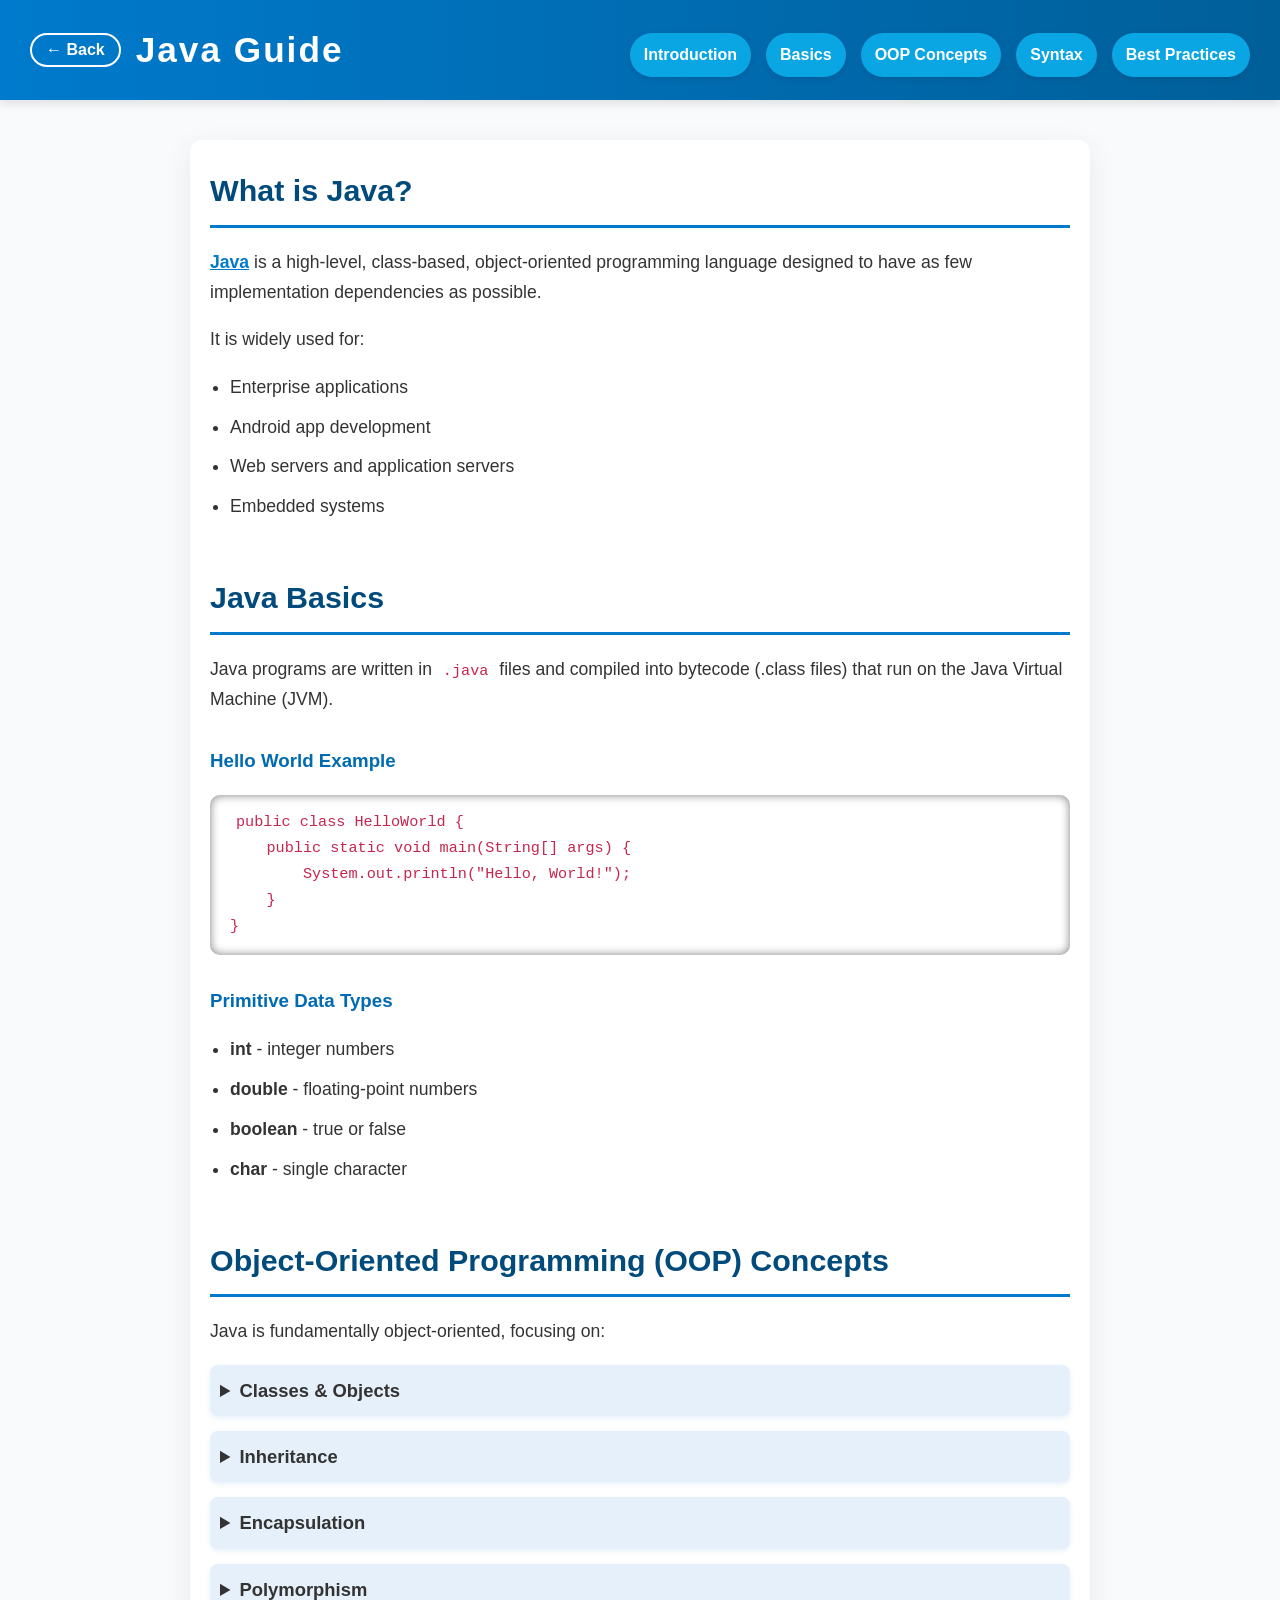
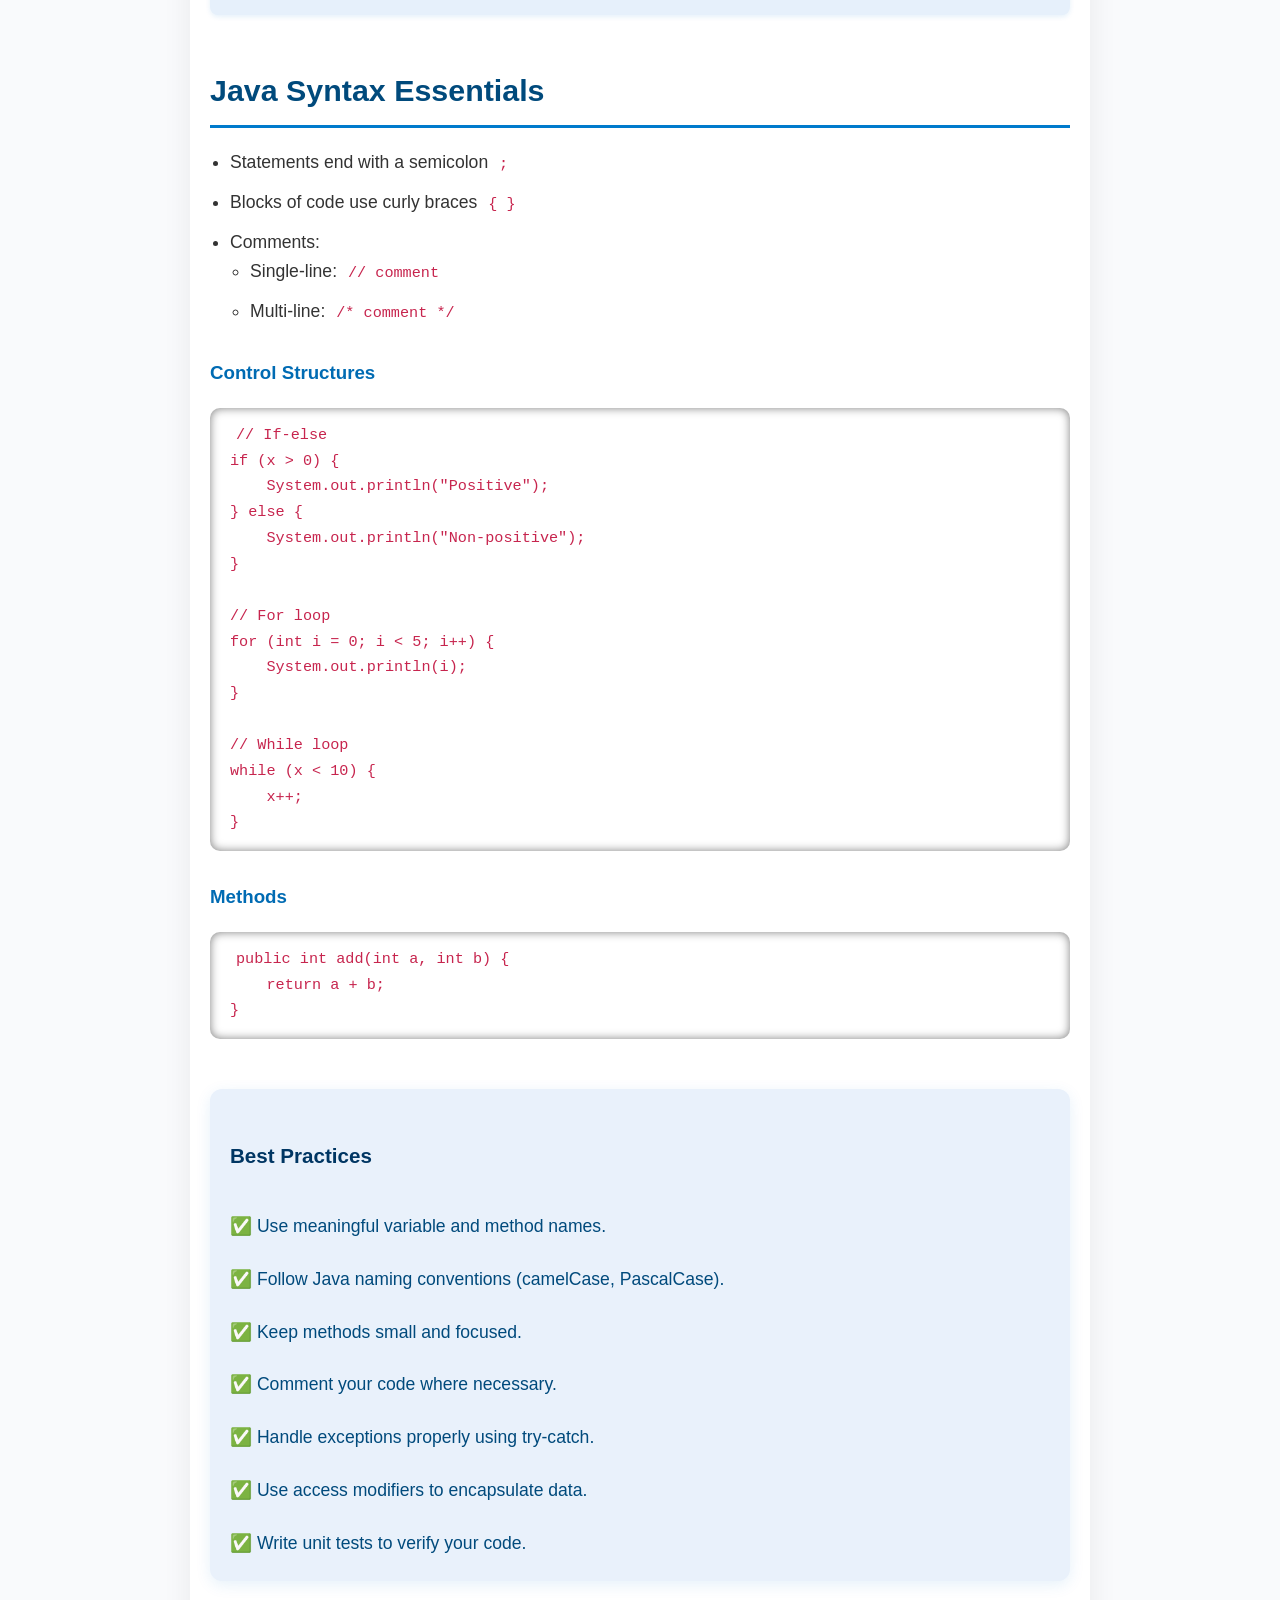
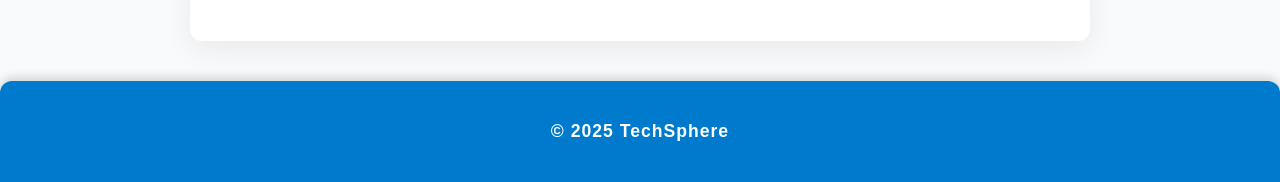
<file: Project_1/java.html>
<!DOCTYPE html>
<html lang="en">
<head>
  <meta charset="UTF-8" />
  <meta name="viewport" content="width=device-width, initial-scale=1" />
  <title>Java Guide</title>
  <style>
    /* Reset and base */
    * {
      box-sizing: border-box;
    }
    body {
      font-family: 'Segoe UI', Tahoma, Geneva, Verdana, sans-serif;
      margin: 0;
      background: #f9fafc;
      color: #333;
      line-height: 1.7;
      min-height: 100vh;
      display: flex;
      flex-direction: column;
    }
    a {
      text-decoration: none;
      color: #007acc;
      transition: color 0.3s ease;
    }
    a:hover,
    a:focus {
      color: #005f99;
      outline: none;
    }

    /* Header */
    header {
      background: linear-gradient(90deg, #007acc 0%, #005f99 100%);
      color: #fff;
      padding: 20px 30px;
      box-shadow: 0 4px 8px rgb(0 0 0 / 0.1);
      position: sticky;
      top: 0;
      z-index: 1000;
      display: flex;
      align-items: center;
      flex-wrap: wrap;
      gap: 15px;
    }
    #backButton {
      background: transparent;
      border: 2px solid #fff;
      color: #fff;
      font-weight: 600;
      padding: 6px 14px;
      border-radius: 25px;
      cursor: pointer;
      font-size: 1rem;
      transition: background-color 0.3s ease, color 0.3s ease;
      user-select: none;
      flex-shrink: 0;
    }
    #backButton:hover,
    #backButton:focus {
      background-color: #fff;
      color: #007acc;
      outline: none;
    }
    header h1 {
      margin: 0;
      font-weight: 700;
      font-size: 2.2rem;
      letter-spacing: 2px;
      user-select: none;
      flex-grow: 1;
      min-width: 150px;
    }
    nav {
      margin-top: 10px;
      display: flex;
      flex-wrap: wrap;
      justify-content: flex-end;
      gap: 15px;
      flex-grow: 1;
    }
    nav a {
      font-weight: 600;
      padding: 8px 14px;
      border-radius: 30px;
      background: rgb(10, 166, 228);
      color: white;
      box-shadow: 0 2px 6px rgb(0 0 0 / 0.1);
      transition: background-color 0.3s ease;
    }
    nav a:hover,
    nav a:focus {
      background: #fff;
      color: #007acc;
      box-shadow: 0 4px 12px rgb(0 122 204 / 0.3);
    }

    /* Main content container */
    main {
      flex-grow: 1;
      max-width: 900px;
      margin: 40px auto;
      padding: 0 20px 60px;
      background: #fff;
      border-radius: 12px;
      box-shadow: 0 8px 30px rgb(0 0 0 / 0.07);
      animation: fadeInUp 0.6s ease forwards;
    }

    /* Sections */
    section {
      margin-bottom: 50px;
    }
    h2 {
      font-size: 1.9rem;
      border-bottom: 3px solid #007acc;
      padding-bottom: 8px;
      margin-bottom: 20px;
      color: #004a7c;
    }
    h3 {
      color: #006bb3;
      margin-top: 30px;
    }
    p, ul {
      font-size: 1.1rem;
    }
    ul {
      padding-left: 20px;
    }
    ul li {
      margin-bottom: 10px;
    }
    u {
      color: #007acc;
      font-weight: 600;
    }

    /* Code styling */
    code {
      font-family: 'Source Code Pro', monospace;
      /* background: #f5f7fa; */
      color: #c7254e;
      padding: 3px 6px;
      border-radius: 5px;
      font-size: 0.95rem;
    }
    pre {
      /* background: #2d2d2d; */
      color: #f8f8f2;
      padding: 15px 20px;
      border-radius: 10px;
      overflow-x: auto;
      font-family: 'Source Code Pro', monospace;
      font-size: 0.9rem;
      box-shadow: inset 0 0 10px #00000080;
      margin-top: 15px;
      transition: transform 0.3s ease;
    }
    pre:hover {
      transform: scale(1.02);
    }

    /* Details styling */
    details summary {
      cursor: pointer;
      font-weight: 700;
      font-size: 1.15rem;
      margin-top: 15px;
      padding: 10px;
      background: #e6f0fb;
      border-radius: 8px;
      box-shadow: 0 2px 5px rgb(0 122 204 / 0.1);
      transition: background-color 0.3s ease;
      user-select: none;
    }
    details summary:hover {
      background: #d0e4fb;
    }
    details[open] summary {
      border-bottom-left-radius: 0;
      border-bottom-right-radius: 0;
    }
    details p {
      margin: 12px 0 0 0;
      font-size: 1rem;
      color: #444;
    }

    /* Aside for best practices */
    aside {
      background: #e9f1fb;
      padding: 25px 20px;
      border-radius: 12px;
      box-shadow: 0 4px 15px rgb(0 122 204 / 0.1);
      font-size: 1.1rem;
      line-height: 1.5;
      color: #004a7c;
      white-space: pre-line;
    }
    aside h3 {
      margin-top: 0;
      margin-bottom: 15px;
      color: #003663;
    }

    /* Footer */
    footer {
      background: #007acc;
      color: #fff;
      text-align: center;
      padding: 18px 10px;
      font-weight: 600;
      letter-spacing: 1px;
      user-select: none;
      border-top-left-radius: 12px;
      border-top-right-radius: 12px;
      margin-top: auto;
      box-shadow: 0 -4px 10px rgb(0 0 0 / 0.15);
    }

    /* Responsive design */
    @media (max-width: 768px) {
      nav {
        justify-content: center;
        gap: 10px;
      }
      main {
        margin: 25px 15px;
        padding-bottom: 40px;
      }
      header h1 {
        font-size: 1.8rem;
      }
      h2 {
        font-size: 1.6rem;
      }
      h3 {
        font-size: 1.3rem;
      }
      pre {
        font-size: 0.85rem;
      }
    }
    @media (max-width: 480px) {
      header {
        padding: 15px 20px;
        justify-content: center;
        gap: 10px;
      }
      #backButton {
        padding: 5px 10px;
        font-size: 0.9rem;
        margin: 0;
        flex-shrink: 0;
      }
      nav {
        flex-direction: column;
        gap: 8px;
        justify-content: center;
        width: 100%;
      }
      nav a {
        padding: 10px;
        font-size: 1rem;
        text-align: center;
        width: 100%;
        border-radius: 8px;
      }
      main {
        margin: 15px 10px;
      }
      header h1 {
        font-size: 1.5rem;
        flex-basis: 100%;
        text-align: center;
      }
      aside {
        font-size: 1rem;
        padding: 20px 15px;
      }
    }

    /* Animations */
    @keyframes fadeInUp {
      0% {
        opacity: 0;
        transform: translateY(30px);
      }
      100% {
        opacity: 1;
        transform: translateY(0);
      }
    }
  </style>
</head>
<body>

<header>
  <button id="backButton" aria-label="Go back to previous page">&larr; Back</button>
  <h1>Java Guide</h1>
  <nav aria-label="Primary Navigation">
    <a href="#intro">Introduction</a>
    <a href="#basics">Basics</a>
    <a href="#oop">OOP Concepts</a>
    <a href="#syntax">Syntax</a>
    <a href="#best-practices">Best Practices</a>
  </nav>
</header>

<main>
  <section id="intro">
    <h2>What is Java?</h2>
    <p><u>Java</u> is a high-level, class-based, object-oriented programming language designed to have as few implementation dependencies as possible.</p>
    <p>It is widely used for:</p>
    <ul>
      <li>Enterprise applications</li>
      <li>Android app development</li>
      <li>Web servers and application servers</li>
      <li>Embedded systems</li>
    </ul>
  </section>

  <section id="basics">
    <h2>Java Basics</h2>
    <p>Java programs are written in <code>.java</code> files and compiled into bytecode (.class files) that run on the Java Virtual Machine (JVM).</p>

    <h3>Hello World Example</h3>
    <pre><code>public class HelloWorld {
    public static void main(String[] args) {
        System.out.println("Hello, World!");
    }
}</code></pre>

    <h3>Primitive Data Types</h3>
    <ul>
      <li><strong>int</strong> - integer numbers</li>
      <li><strong>double</strong> - floating-point numbers</li>
      <li><strong>boolean</strong> - true or false</li>
      <li><strong>char</strong> - single character</li>
    </ul>
  </section>

  <section id="oop">
    <h2>Object-Oriented Programming (OOP) Concepts</h2>
    <p>Java is fundamentally object-oriented, focusing on:</p>
    <details>
      <summary>Classes & Objects</summary>
      <p>Blueprints for creating objects.</p>
      <pre><code>class Dog {
    String name;
    int age;

    void bark() {
        System.out.println("Woof!");
    }
}</code></pre>
    </details>

    <details>
      <summary>Inheritance</summary>
      <p>Allows classes to inherit fields and methods from other classes.</p>
      <pre><code>class Animal {
    void eat() {
        System.out.println("Eating...");
    }
}

class Cat extends Animal {
    void meow() {
        System.out.println("Meow!");
    }
}</code></pre>
    </details>

    <details>
      <summary>Encapsulation</summary>
      <p>Hiding internal state and requiring all interaction through methods.</p>
      <pre><code>class Person {
    private String name;

    public String getName() {
        return name;
    }
    
    public void setName(String name) {
        this.name = name;
    }
}</code></pre>
    </details>

    <details>
      <summary>Polymorphism</summary>
      <p>Ability to take many forms, e.g., method overriding.</p>
      <pre><code>class Animal {
    void sound() {
        System.out.println("Animal sound");
    }
}

class Dog extends Animal {
    @Override
    void sound() {
        System.out.println("Bark");
    }
}</code></pre>
    </details>
  </section>

  <section id="syntax">
    <h2>Java Syntax Essentials</h2>
    <ul>
      <li>Statements end with a semicolon <code>;</code></li>
      <li>Blocks of code use curly braces <code>{ }</code></li>
      <li>Comments:
        <ul>
          <li>Single-line: <code>// comment</code></li>
          <li>Multi-line: <code>/* comment */</code></li>
        </ul>
      </li>
    </ul>

    <h3>Control Structures</h3>
    <pre><code>// If-else
if (x > 0) {
    System.out.println("Positive");
} else {
    System.out.println("Non-positive");
}

// For loop
for (int i = 0; i < 5; i++) {
    System.out.println(i);
}

// While loop
while (x < 10) {
    x++;
}</code></pre>

    <h3>Methods</h3>
    <pre><code>public int add(int a, int b) {
    return a + b;
}</code></pre>
  </section>

  <aside id="best-practices">
    <h3>Best Practices</h3>
✅ Use meaningful variable and method names.<br>
✅ Follow Java naming conventions (camelCase, PascalCase).<br>
✅ Keep methods small and focused.<br>
✅ Comment your code where necessary.<br>
✅ Handle exceptions properly using try-catch.<br>
✅ Use access modifiers to encapsulate data.<br>
✅ Write unit tests to verify your code.
  </aside>
</main>

<footer>
  <p>&copy; 2025 TechSphere</p>
</footer>

<script>
  // Back button functionality
  document.getElementById('backButton').addEventListener('click', () => {
    if (document.referrer) {
      history.back();
    } else {
      alert('No previous page found');
    }
  });
</script>

</body>
</html>
</file>
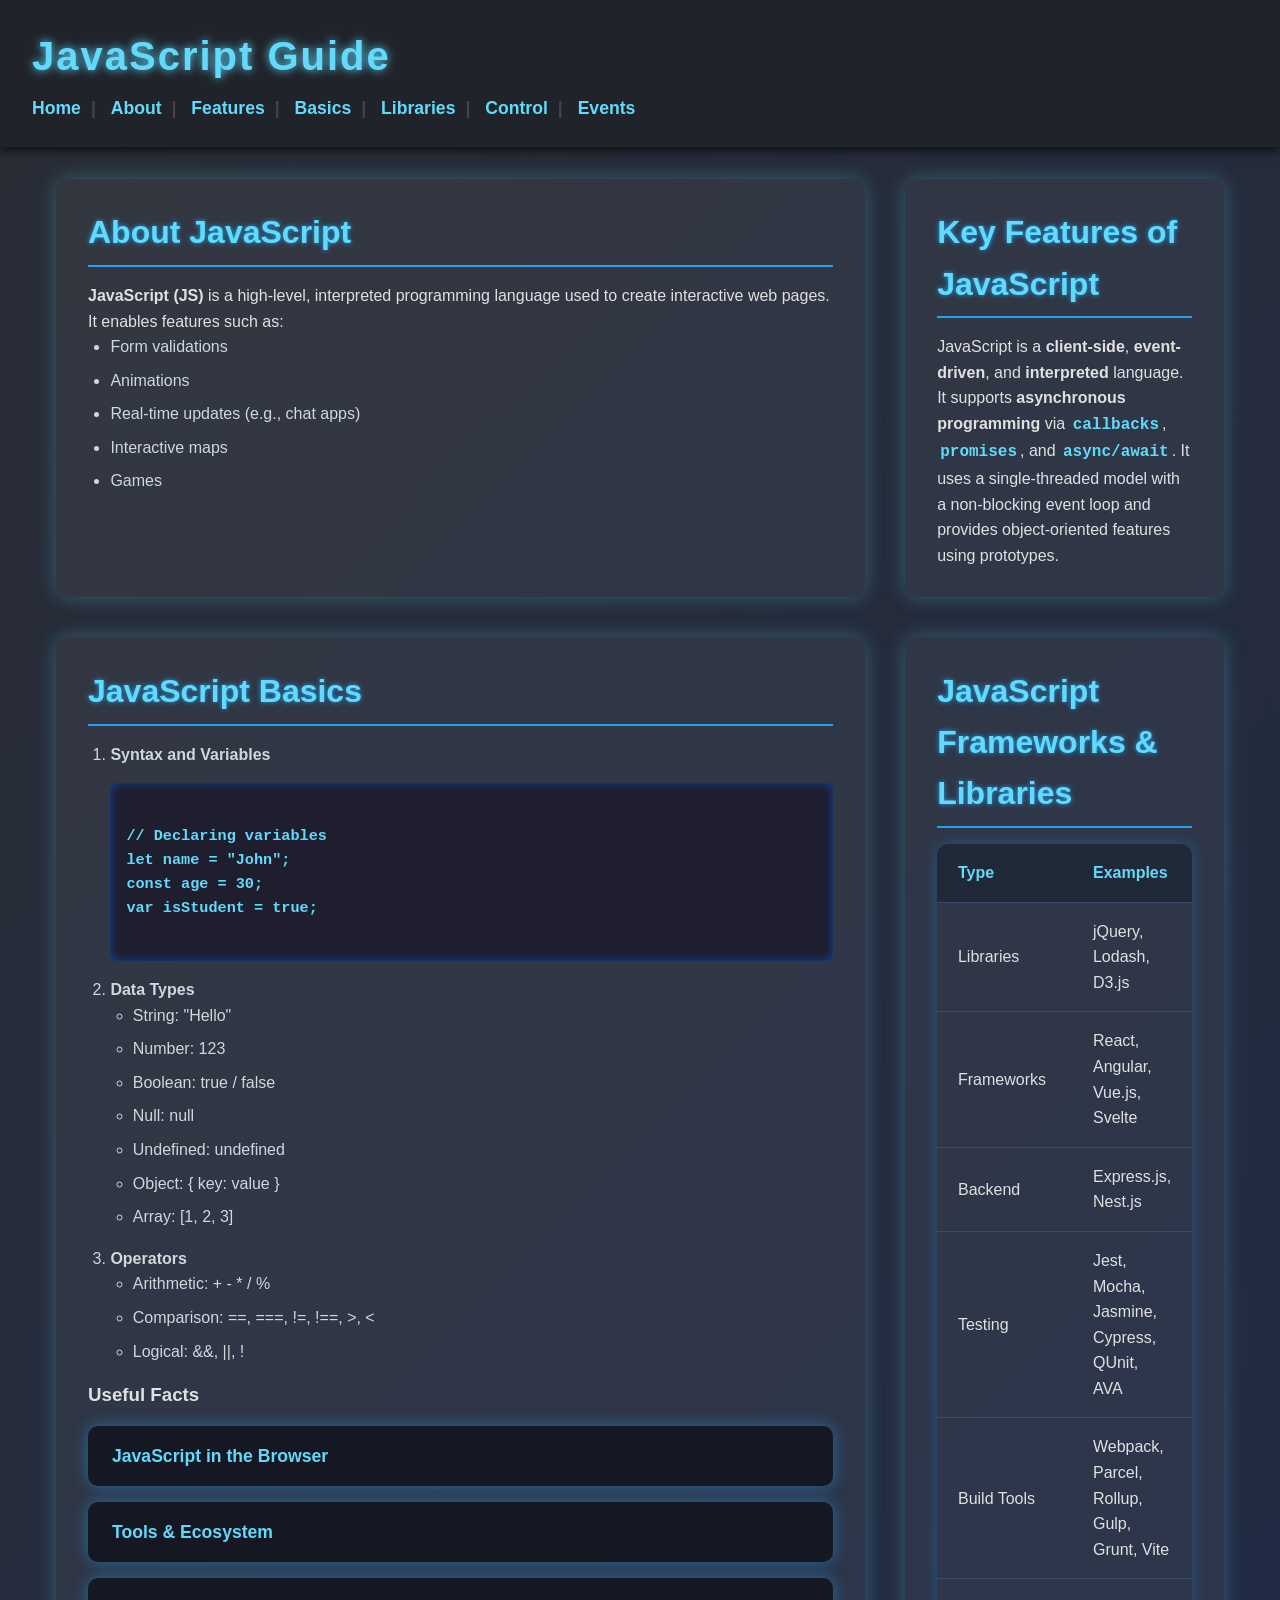
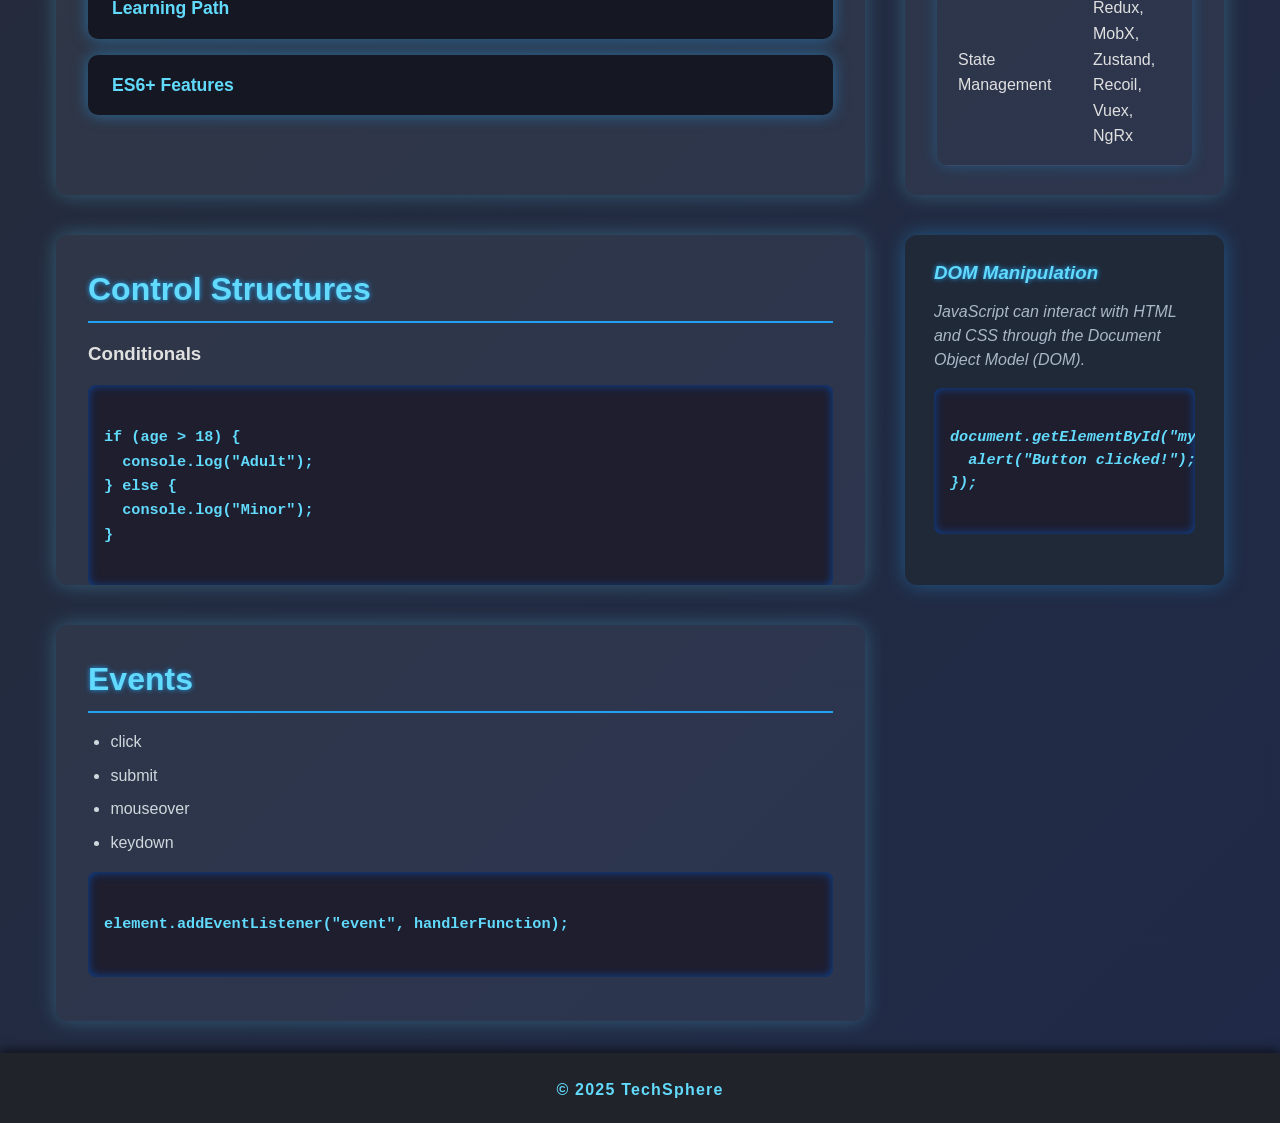
<file: Project_1/javascript.html>
<!DOCTYPE html>
<html lang="en">
<head>
  <meta charset="UTF-8" />
  <meta name="viewport" content="width=device-width, initial-scale=1.0" />
  <title>JavaScript Guide</title>
  <style>
    /* Reset & base */
    /* Reset & base */
* {
  box-sizing: border-box;
  margin: 0;
  padding: 0;
}
body {
  font-family: 'Segoe UI', Tahoma, Geneva, Verdana, sans-serif;
  background: linear-gradient(135deg, #282c34, #1f2a48);
  color: #e0e0e0;
  line-height: 1.6;
  min-height: 100vh;
  display: flex;
  flex-direction: column;
}
a {
  color: #61dafb;
  text-decoration: none;
  font-weight: 600;
  transition: color 0.3s ease;
}
a:hover {
  color: #21a1f1;
  text-decoration: underline;
}

/* Header */
header {
  background: #20232a;
  padding: 1.5rem 2rem;
  box-shadow: 0 4px 8px rgba(0,0,0,0.6);
  position: sticky;
  top: 0;
  z-index: 1000;
}
header h1 {
  font-size: 2.5rem;
  font-weight: 700;
  letter-spacing: 2px;
  color: #61dafb;
  margin-bottom: 0.4rem;
  text-shadow: 0 0 10px #61dafb;
}
nav {
  font-size: 1.1rem;
}
nav a:not(:last-child)::after {
  content: "|";
  margin: 0 10px;
  color: #444;
}

/* Main layout */
main {
  flex-grow: 1;
  max-width: 1200px;
  margin: 2rem auto;
  padding: 0 1rem;
  display: grid;
  grid-template-columns: 3fr 1fr;
  gap: 2.5rem;
}

/* Sections */
section {
  background: rgba(255, 255, 255, 0.05);
  border-radius: 12px;
  padding: 1.8rem 2rem;
  box-shadow: 0 0 20px rgba(97, 218, 251, 0.3);
  transition: transform 0.3s ease;
}
section:hover {
  transform: translateY(-5px);
  box-shadow: 0 8px 30px rgba(97, 218, 251, 0.6);
}
section h2 {
  font-size: 2rem;
  margin-bottom: 1rem;
  color: #61dafb;
  border-bottom: 2px solid #21a1f1;
  padding-bottom: 0.4rem;
  text-shadow: 0 0 5px #21a1f1;
}

/* Lists styling */
ul, ol {
  margin-left: 1.4rem;
  margin-bottom: 1rem;
  color: #cfd8dc;
}
ul li, ol li {
  margin-bottom: 0.5rem;
}

/* Code blocks - limit height and scroll */
pre {
  background: #1e1e2f;
  border-radius: 8px;
  padding: 1rem;
  overflow-x: auto;
  overflow-y: auto;
  color: #d4d4dc;
  box-shadow: inset 0 0 10px #0d47a1;
  font-family: 'Fira Mono', monospace, monospace;
  font-size: 0.95rem;
  margin: 1rem 0;
  user-select: text;
  max-height: 250px;  /* limit vertical size */
}

/* Remove highlight from inline code */
code {
  background: transparent !important;
  color: #61dafb;
  padding: 0 3px;
  font-weight: 600;
  border-radius: 3px;
  font-family: 'Fira Mono', monospace;
}

/* Details summary */
details {
  background: #151823;
  border-radius: 10px;
  padding: 1rem 1.5rem;
  margin: 1rem 0;
  box-shadow: 0 0 15px rgba(33, 161, 241, 0.5);
  cursor: pointer;
}
details summary {
  font-weight: 700;
  font-size: 1.1rem;
  color: #61dafb;
  outline: none;
  list-style: none;
}
details[open] {
  background: #1b253d;
  box-shadow: 0 0 25px rgba(33, 161, 241, 0.8);
}
details ul, details ol {
  margin-top: 0.6rem;
}

/* Table styling */
table {
  width: 100%;
  border-collapse: collapse;
  margin-top: 1rem;
  box-shadow: 0 0 15px rgba(33, 161, 241, 0.3);
  border-radius: 12px;
  overflow: hidden;
}
thead {
  background: #202938;
  color: #61dafb;
}
th, td {
  padding: 1rem 1.3rem;
  text-align: left;
  border-bottom: 1px solid #3b4a6b;
}
tbody tr:hover {
  background: rgba(33, 161, 241, 0.1);
  color: #fff;
  transition: background-color 0.3s ease;
}

/* Aside styling */
aside {
  background: #202938;
  border-radius: 12px;
  padding: 1.5rem 1.8rem;
  box-shadow: 0 0 20px rgba(33, 161, 241, 0.4);
  font-style: italic;
  color: #a9b7c6;
  line-height: 1.5;
  max-height: 350px;       /* limit vertical size */
  overflow-y: auto;        /* scroll if content too big */
  transition: transform 0.3s ease, box-shadow 0.3s ease;
  cursor: pointer;
}
aside h3 {
  color: #61dafb;
  margin-bottom: 0.8rem;
  text-shadow: 0 0 5px #21a1f1;
}
aside:hover {
  transform: scale(1.05);
  box-shadow: 0 0 25px rgba(33, 161, 241, 0.9);
}

/* Control section smaller */
#control {
  max-height: 350px;
  overflow-y: auto;
}

/* Scrollbar styling for webkit browsers */
aside::-webkit-scrollbar, 
#control::-webkit-scrollbar,
pre::-webkit-scrollbar {
  width: 10px;
  height: 10px;
}
aside::-webkit-scrollbar-track, 
#control::-webkit-scrollbar-track,
pre::-webkit-scrollbar-track {
  background: #2a2f4a;
  border-radius: 10px;
}
aside::-webkit-scrollbar-thumb,
#control::-webkit-scrollbar-thumb,
pre::-webkit-scrollbar-thumb {
  background-color: black;
  border-radius: 10px;
  border: 2px solid #2a2f4a; /* padding around thumb */
}

/* Firefox scrollbar styling */
aside, #control, pre {
  scrollbar-width: thin;
  scrollbar-color: black #2a2f4a;
}

/* Footer */
footer {
  text-align: center;
  padding: 1.5rem 1rem;
  background: #20232a;
  color: #61dafb;
  font-weight: 600;
  letter-spacing: 1.2px;
  box-shadow: 0 -3px 10px rgba(0,0,0,0.6);
  user-select: none;
}

/* Responsive */
@media (max-width: 900px) {
  main {
    grid-template-columns: 1fr;
  }
  nav {
    font-size: 1rem;
  }
  header h1 {
    font-size: 2rem;
  }
  aside {
    max-height: none; /* remove fixed height on small screens */
    overflow: visible;
  }
  #control {
    max-height: none;
    overflow: visible;
  }
}

  </style>
</head>
<body>

  <header>
    <h1>JavaScript Guide</h1>
    <nav>
      <a href="#home">Home</a> 
      <a href="#about">About</a> 
      <a href="#services">Features</a> 
      <a href="#basics">Basics</a> 
      <a href="#library">Libraries</a> 
      <a href="#control">Control</a> 
      <a href="#contact">Events</a>
    </nav>
  </header>

  <main id="home">

    <section id="about">
      <h2>About JavaScript</h2>
      <p><strong>JavaScript (JS)</strong> is a high-level, interpreted programming language used to create interactive web pages. It enables features such as:</p>
      <ul>
        <li>Form validations</li>
        <li>Animations</li>
        <li>Real-time updates (e.g., chat apps)</li>
        <li>Interactive maps</li>
        <li>Games</li>
      </ul>
    </section>

    <section id="services">
      <h2>Key Features of JavaScript</h2>
      <p>
        JavaScript is a <strong>client-side</strong>, <strong>event-driven</strong>, and <strong>interpreted</strong> language. It supports <strong>asynchronous programming</strong> via <code>callbacks</code>, <code>promises</code>, and <code>async/await</code>. It uses a single-threaded model with a non-blocking event loop and provides object-oriented features using prototypes.
      </p>
    </section>

    <section id="basics">
      <h2>JavaScript Basics</h2>
      <ol>
        <li>
          <strong>Syntax and Variables</strong>
          <pre><code>
// Declaring variables
let name = "John";
const age = 30;
var isStudent = true;
          </code></pre>
        </li>

        <li>
          <strong>Data Types</strong>
          <ul>
            <li>String: "Hello"</li>
            <li>Number: 123</li>
            <li>Boolean: true / false</li>
            <li>Null: null</li>
            <li>Undefined: undefined</li>
            <li>Object: { key: value }</li>
            <li>Array: [1, 2, 3]</li>
          </ul>
        </li>

        <li>
          <strong>Operators</strong>
          <ul>
            <li>Arithmetic: + - * / %</li>
            <li>Comparison: ==, ===, !=, !==, &gt;, &lt;</li>
            <li>Logical: &&, ||, !</li>
          </ul>
        </li>

      </ol>

      <h3>Useful Facts</h3>
      <details><summary>JavaScript in the Browser</summary>
        <ul>
          <li>Runs in browsers like Chrome, Firefox, Safari</li>
          <li>Can be written in &lt;script&gt; tags or in external .js files</li>
          <li>Interacts with HTML/CSS via the DOM</li>
        </ul>
      </details>

      <details><summary>Tools & Ecosystem</summary>
        <ul>
          <li>Node.js – JavaScript runtime for servers</li>
          <li>npm/yarn – Package managers</li>
          <li>Webpack, Babel – Bundlers and compilers</li>
          <li>ESLint, Prettier – Linting and formatting</li>
        </ul>
      </details>

      <details><summary>Learning Path</summary>
        <ol>
          <li>Basics: Variables, types, functions, DOM</li>
          <li>Intermediate: Events, objects, arrays, APIs</li>
          <li>Advanced: Closures, this, promises, async/await</li>
          <li>Frameworks: React, Vue, etc.</li>
          <li>Backend: Node.js, Express</li>
        </ol>
      </details>

      <details><summary>ES6+ Features</summary>
        <ul>
          <li>Arrow functions: <code>() =&gt; {}</code></li>
          <li>Template literals: <code>`Hello, ${name}`</code></li>
          <li>Destructuring: <code>const { name } = person;</code></li>
          <li>Spread operator: <code>[...arr]</code></li>
        </ul>
        <pre><code>
class Animal {
  constructor(name) {
    this.name = name;
  }
  speak() {
    console.log(`${this.name} makes a sound.`);
  }
}
        </code></pre>
      </details>
    </section>

    <section id="library">
      <h2>JavaScript Frameworks & Libraries</h2>
      <table>
        <thead>
          <tr>
            <th>Type</th>
            <th>Examples</th>
          </tr>
        </thead>
        <tbody>
          <tr>
            <td>Libraries</td>
            <td>jQuery, Lodash, D3.js</td>
          </tr>
          <tr>
            <td>Frameworks</td>
            <td>React, Angular, Vue.js, Svelte</td>
          </tr>
          <tr>
            <td>Backend</td>
            <td>Express.js, Nest.js</td>
          </tr>
          <tr>
            <td>Testing</td>
            <td>Jest, Mocha, Jasmine, Cypress, QUnit, AVA</td>
          </tr>
          <tr>
            <td>Build Tools</td>
            <td>Webpack, Parcel, Rollup, Gulp, Grunt, Vite</td>
          </tr>
          <tr>
            <td>State Management</td>
            <td>Redux, MobX, Zustand, Recoil, Vuex, NgRx</td>
          </tr>
        </tbody>
      </table>
    </section>

    <section id="control">
      <h2>Control Structures</h2>

      <h3>Conditionals</h3>
      <pre><code>
if (age > 18) {
  console.log("Adult");
} else {
  console.log("Minor");
}
      </code></pre>

      <h3>Loops</h3>
      <pre><code>
for (let i = 0; i < 5; i++) {
  console.log(i);
}

while (condition) {
  // code
}
      </code></pre>

      <article>
        <h3>Functions</h3>
        <pre><code>
function greet(name) {
  return "Hello, " + name;
}

const sayHi = (name) => `Hi, ${name}`;
        </code></pre>

        <h3>Objects</h3>
        <pre><code>
let person = {
  name: "Alice",
  age: 25,
  greet: function () {
    console.log("Hello!");
  },
};
        </code></pre>

        <h3>Arrays</h3>
        <pre><code>
let colors = ["red", "green", "blue"];
console.log(colors[0]); // "red"
        </code></pre>
      </article>
    </section>

    <aside>
      <h3>DOM Manipulation</h3>
      <p>JavaScript can interact with HTML and CSS through the Document Object Model (DOM).</p>
      <pre><code>
document.getElementById("myBtn").addEventListener("click", function() {
  alert("Button clicked!");
});
      </code></pre>
    </aside>

    <section id="contact">
      <h2>Events</h2>
      <ul>
        <li>click</li>
        <li>submit</li>
        <li>mouseover</li>
        <li>keydown</li>
      </ul>
      <pre><code>
element.addEventListener("event", handlerFunction);
      </code></pre>
    </section>

  </main>

  <footer>
    <p>&copy; 2025 TechSphere</p>
  </footer>

</body>
</html>
</file>
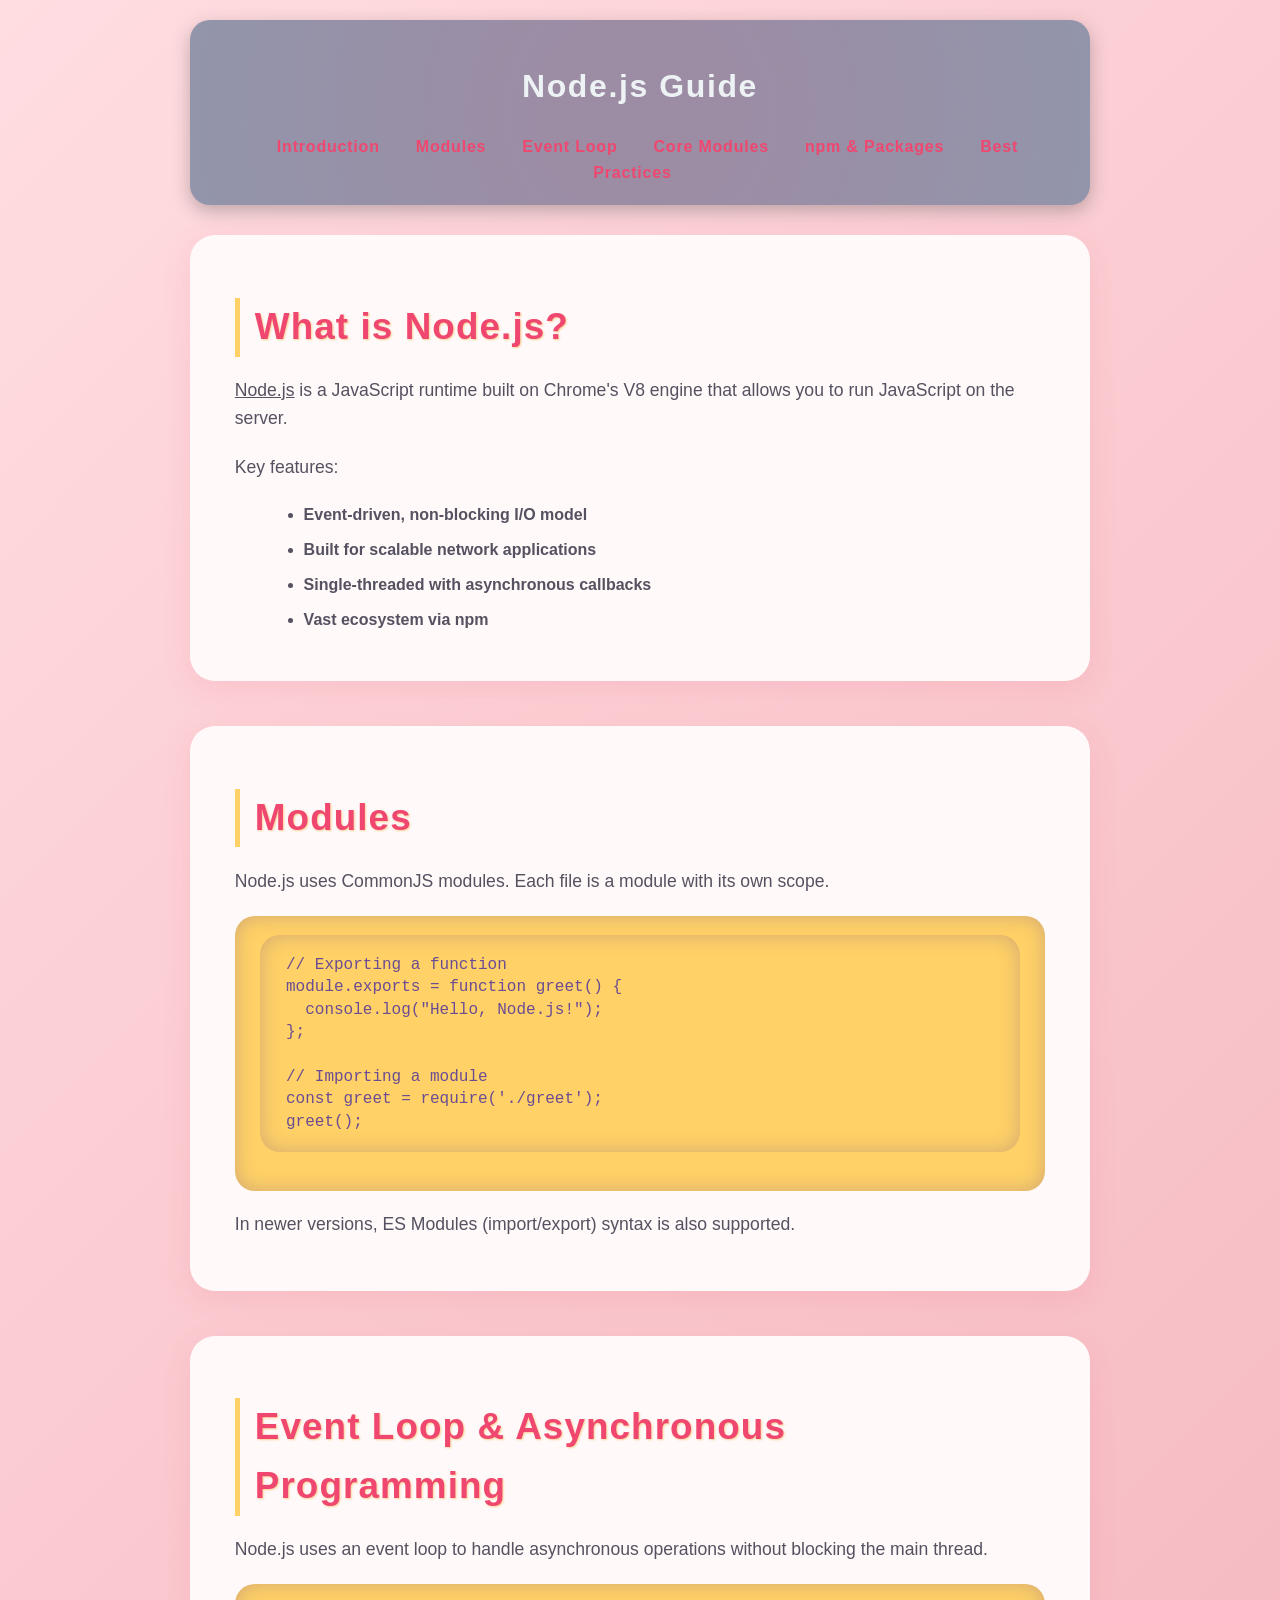
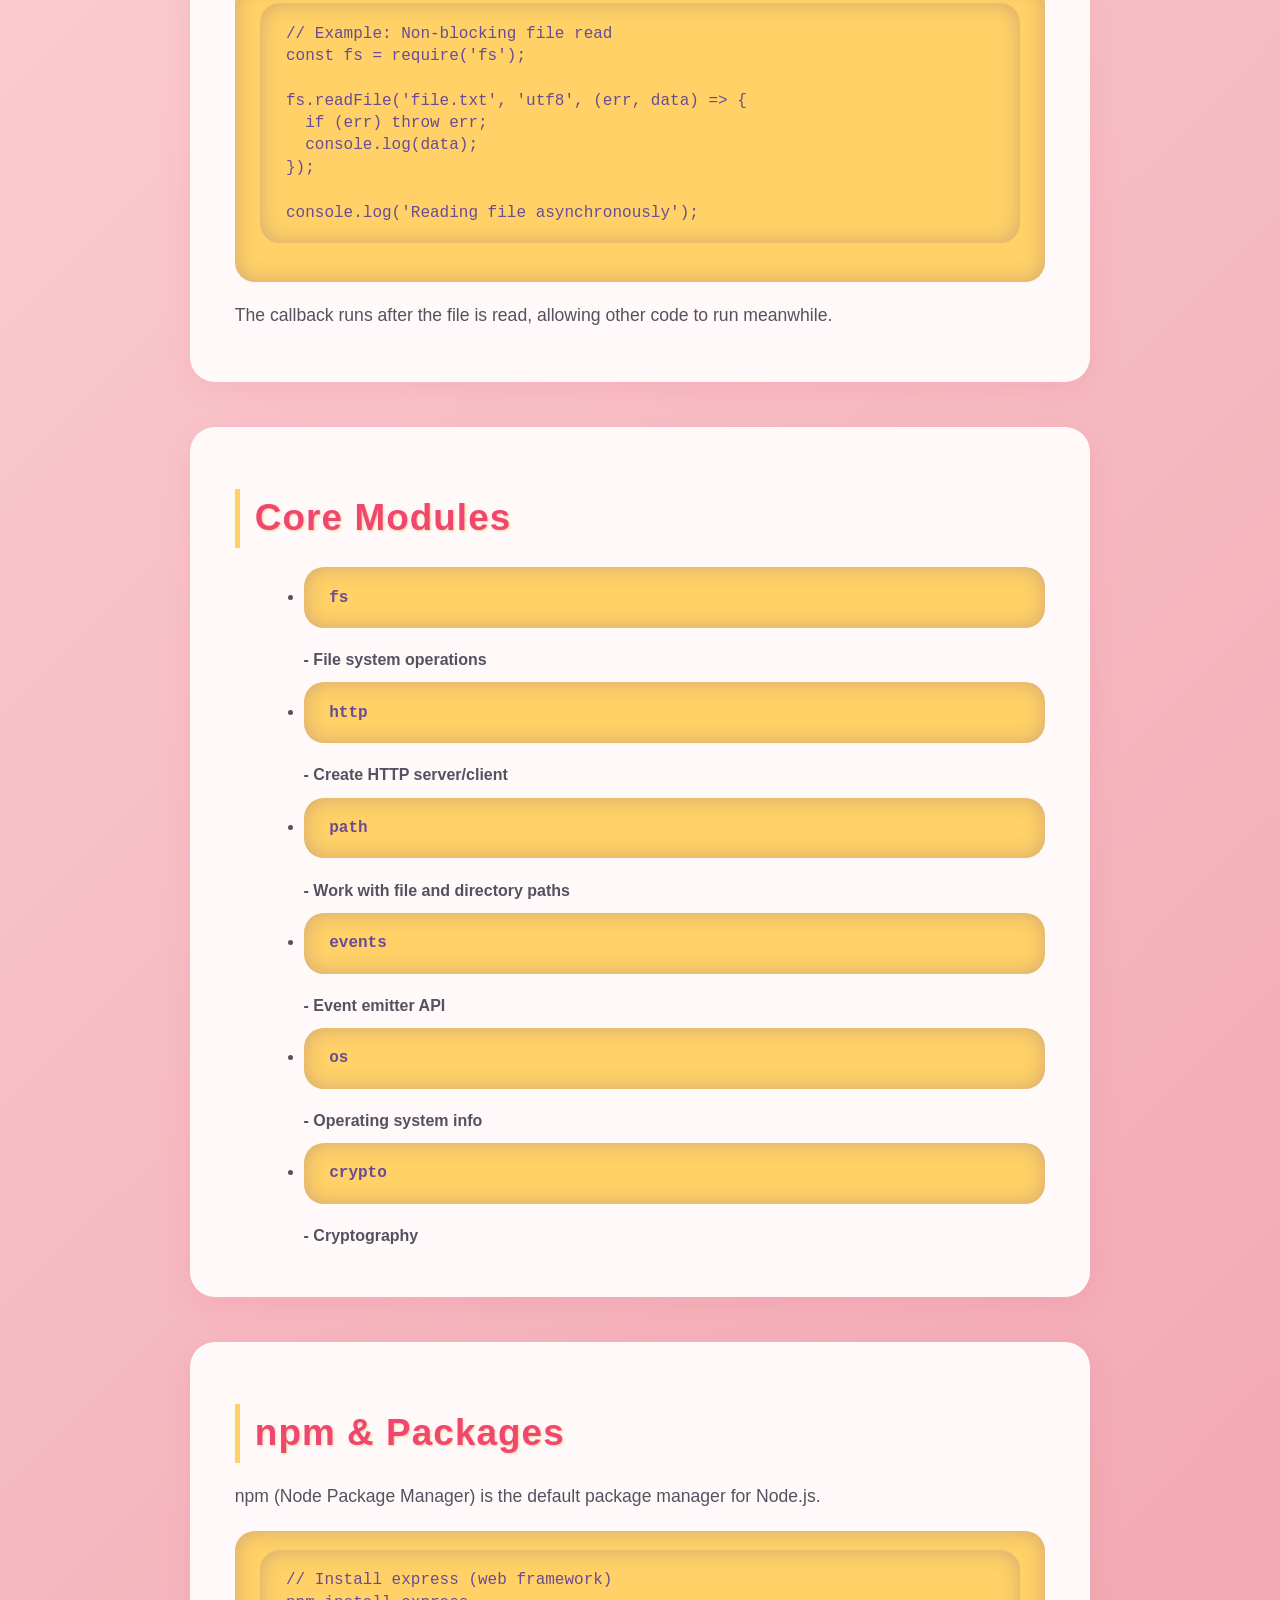
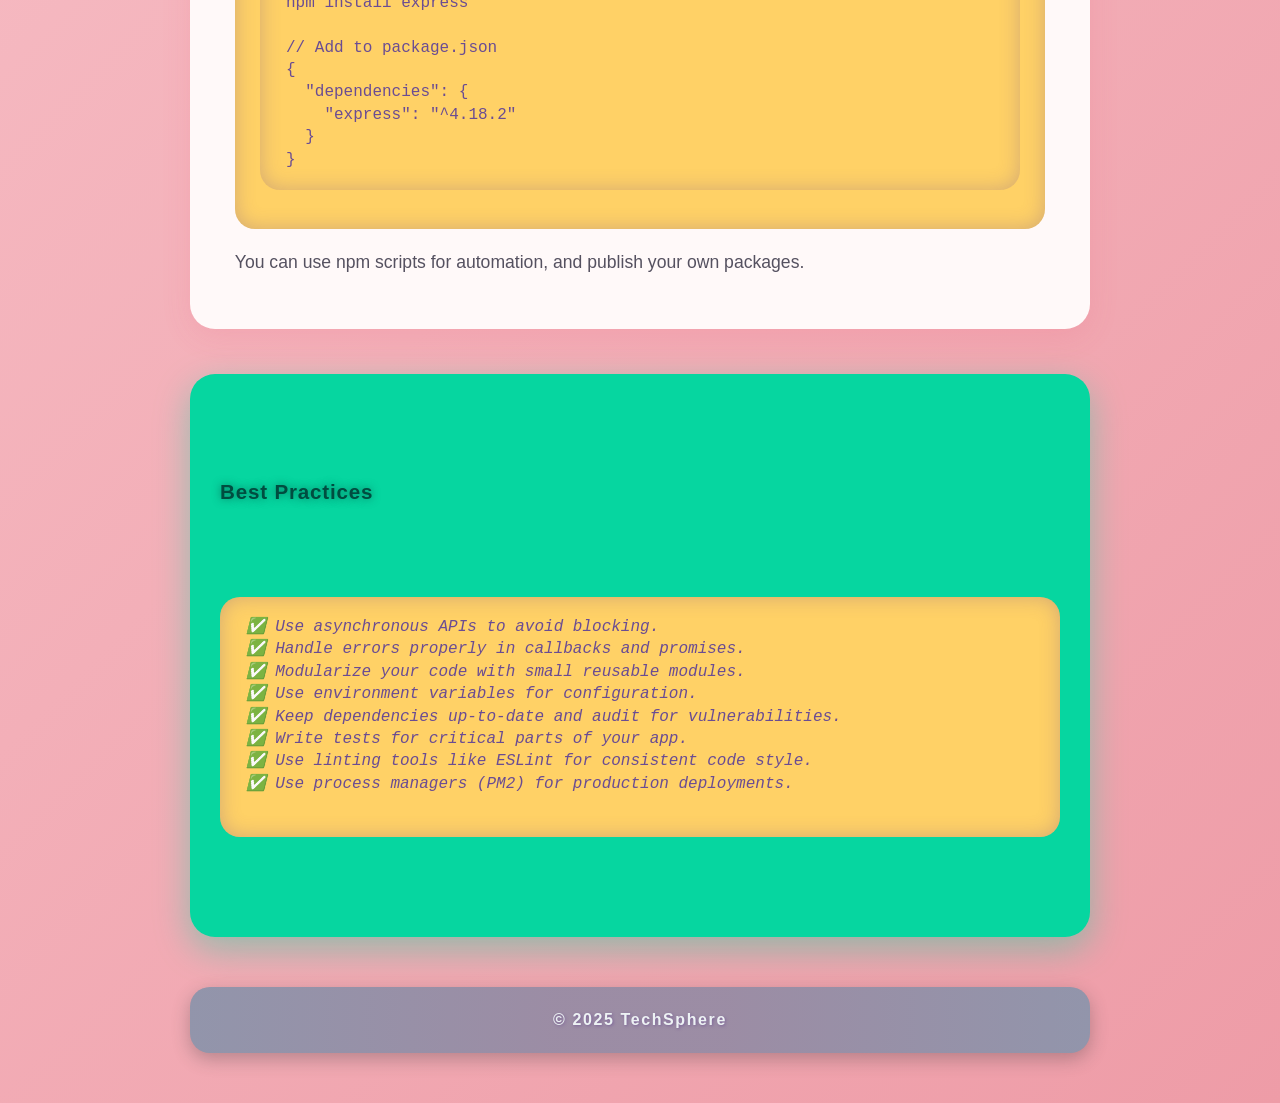
<file: Project_1/node.html>
<!DOCTYPE html>
<html lang="en">
<head>
  <meta charset="UTF-8" />
  <meta name="viewport" content="width=device-width, initial-scale=1" />
  <title>Node.js Guide</title>
  <style>
    /* Base & Reset */
    *, *::before, *::after {
      box-sizing: border-box;
    }
    body {
      margin: 20px;
      font-family: 'Segoe UI', Tahoma, Geneva, Verdana, sans-serif;
      line-height: 1.6;
      background: linear-gradient(135deg, #ffdde1 0%, #ee9ca7 100%);
      color: #2b2d42;
      min-height: 100vh;
      display: flex;
      flex-direction: column;
      align-items: center;
      animation: backgroundShift 20s ease-in-out infinite alternate;
    }

    @keyframes backgroundShift {
      0% {
        background: linear-gradient(135deg, #ffdde1 0%, #ee9ca7 100%);
      }
      50% {
        background: linear-gradient(135deg, #a8edea 0%, #fed6e3 100%);
      }
      100% {
        background: linear-gradient(135deg, #ffdde1 0%, #ee9ca7 100%);
      }
    }

    header, footer {
      background-color: #8d99ae;
      padding: 20px 35px;
      text-align: center;
      border-radius: 20px;
      box-shadow: 0 6px 18px rgba(45, 52, 54, 0.3);
      width: 100%;
      max-width: 900px;
      margin-bottom: 30px;
      color: #edf2f4;
      font-weight: 700;
      letter-spacing: 0.1em;
      user-select: none;
      position: relative;
      overflow: hidden;
    }

    /* Animated glow effect on header/footer */
    header::before,
    footer::before {
      content: '';
      position: absolute;
      top: -50%;
      left: -50%;
      width: 200%;
      height: 200%;
      background: radial-gradient(circle at center, #ef476f 10%, transparent 70%);
      opacity: 0.15;
      animation: pulseGlow 6s ease-in-out infinite;
      pointer-events: none;
      border-radius: 20px;
      z-index: 0;
    }
    header > *, footer > * {
      position: relative;
      z-index: 1;
    }
    @keyframes pulseGlow {
      0%, 100% {
        transform: scale(1);
        opacity: 0.15;
      }
      50% {
        transform: scale(1.2);
        opacity: 0.3;
      }
    }

    nav {
      margin-top: 15px;
    }

    nav a {
      margin: 0 15px;
      text-decoration: none;
      color: #ef476f;
      font-weight: 600;
      letter-spacing: 0.05em;
      position: relative;
      transition: color 0.3s ease;
    }
    nav a::after {
      content: '';
      position: absolute;
      bottom: -3px;
      left: 0;
      width: 0;
      height: 2px;
      background: #ffd166;
      transition: width 0.3s ease;
      border-radius: 2px;
    }
    nav a:hover,
    nav a:focus {
      color: #ffd166;
      outline-offset: 3px;
      outline: 2px solid #ffd166;
      border-radius: 4px;
    }
    nav a:hover::after,
    nav a:focus::after {
      width: 100%;
    }

    main {
      max-width: 900px;
      width: 100%;
    }

    section {
      background: #fff9f9;
      padding: 2rem 2.8rem;
      border-radius: 25px;
      margin-bottom: 45px;
      box-shadow: 0 8px 30px rgba(239, 71, 111, 0.12);
      transition: transform 0.35s ease, box-shadow 0.35s ease;
      color: #33303d;
      position: relative;
      overflow: hidden;
      cursor: default;
    }
    section:hover, section:focus-within {
      transform: translateY(-8px) scale(1.03);
      box-shadow: 0 15px 40px rgba(239, 71, 111, 0.3);
    }
    section h2 {
      color: #ef476f;
      margin-bottom: 1.2rem;
      font-weight: 900;
      font-size: 2.3rem;
      letter-spacing: 0.03em;
      border-left: 5px solid #ffd166;
      padding-left: 15px;
      text-shadow: 1px 1px 2px #f6bd60aa;
    }
    section ul {
      margin-left: 1.8rem;
      margin-top: 1rem;
      list-style-type: disc;
      color: #555160;
      font-weight: 600;
    }
    section ul li {
      margin-bottom: 0.6rem;
    }
    section p {
      margin-bottom: 1.3rem;
      font-size: 1.1rem;
      color: #555160;
      font-weight: 500;
    }

    code, pre {
      background: #ffd166;
      color: #6a4c93;
      font-family: 'Fira Mono', Consolas, monospace;
      border-radius: 20px;
      padding: 1.2rem 1.6rem;
      display: block;
      overflow-x: auto;
      box-shadow: inset 0 0 20px rgba(106, 76, 147, 0.3);
      font-size: 1rem;
      line-height: 1.4;
      margin-bottom: 1.2rem;
      white-space: pre-wrap;
      transition: transform 0.3s ease;
      user-select: text;
    }
    code:hover, pre:hover {
      transform: scale(1.03);
      box-shadow: inset 0 0 30px rgba(106, 76, 147, 0.6);
    }

    details {
      background: #ef476f;
      border-radius: 20px;
      padding: 1.2rem 1.6rem;
      box-shadow: 0 0 18px rgba(239, 71, 111, 0.3);
      cursor: pointer;
      margin-top: 1.2rem;
      transition: background 0.4s ease, box-shadow 0.4s ease, transform 0.3s ease;
      color: #fff9f9;
      font-weight: 700;
      user-select: none;
    }
    details[open] {
      background: #ffd166;
      color: #6a4c93;
      box-shadow: 0 0 28px rgba(255, 209, 102, 0.7);
      transform: scale(1.05);
      border-radius: 20px 20px 0 0;
    }
    details summary {
      font-weight: 900;
      font-size: 1.25rem;
      outline-offset: 3px;
      list-style: none;
      user-select: none;
      cursor: pointer;
    }
    details summary::-webkit-details-marker {
      display: none;
    }

    aside {
      background-color: #06d6a0;
      padding: 25px 30px;
      border-radius: 25px;
      margin-bottom: 50px;
      box-shadow: 0 12px 35px rgba(6, 214, 160, 0.4);
      color: #073b3a;
      font-style: italic;
      max-width: 900px;
      font-size: 1.1rem;
      line-height: 1.6;
      user-select: text;
      white-space: pre-wrap;
      position: relative;
      transition: box-shadow 0.3s ease;
      cursor: default;
    }
    aside:hover, aside:focus-within {
      box-shadow: 0 16px 45px rgba(6, 214, 160, 0.7);
    }
    aside h3 {
      color: #004d40;
      margin-bottom: 1rem;
      font-weight: 900;
      letter-spacing: 0.04em;
      font-style: normal;
      text-shadow: 0 0 8px #004d40aa;
    }

    footer p {
      margin: 0;
      font-weight: 700;
      letter-spacing: 0.1em;
      color: #edf2f4;
      text-shadow: 1px 1px 3px #6a4c93aa;
    }

    /* Responsive */
    @media (max-width: 950px) {
      body {
        margin: 10px;
      }
      section {
        padding: 1.6rem 2rem;
      }
      aside {
        padding: 20px 25px;
        font-size: 1rem;
      }
      header, footer {
        padding: 15px 20px;
        font-size: 1rem;
      }
      nav a {
        margin: 0 10px;
        font-size: 0.95rem;
      }
    }
  </style>
</head>
<body>

<header>
  <h1>Node.js Guide</h1>
  <nav>
    <a href="#intro">Introduction</a>
    <a href="#modules">Modules</a>
    <a href="#event-loop">Event Loop</a>
    <a href="#core-modules">Core Modules</a>
    <a href="#npm">npm & Packages</a>
    <a href="#best-practices">Best Practices</a>
  </nav>
</header>

<main>
  <section id="intro" tabindex="0">
    <h2>What is Node.js?</h2>
    <p><u>Node.js</u> is a JavaScript runtime built on Chrome's V8 engine that allows you to run JavaScript on the server.</p>
    <p>Key features:</p>
    <ul>
      <li>Event-driven, non-blocking I/O model</li>
      <li>Built for scalable network applications</li>
      <li>Single-threaded with asynchronous callbacks</li>
      <li>Vast ecosystem via npm</li>
    </ul>
  </section>

  <section id="modules" tabindex="0">
    <h2>Modules</h2>
    <p>Node.js uses CommonJS modules. Each file is a module with its own scope.</p>
    <pre><code>// Exporting a function
module.exports = function greet() {
  console.log("Hello, Node.js!");
};

// Importing a module
const greet = require('./greet');
greet();</code></pre>
    <p>In newer versions, ES Modules (import/export) syntax is also supported.</p>
  </section>

  <section id="event-loop" tabindex="0">
    <h2>Event Loop & Asynchronous Programming</h2>
    <p>Node.js uses an event loop to handle asynchronous operations without blocking the main thread.</p>
    <pre><code>// Example: Non-blocking file read
const fs = require('fs');

fs.readFile('file.txt', 'utf8', (err, data) => {
  if (err) throw err;
  console.log(data);
});

console.log('Reading file asynchronously');</code></pre>
    <p>The callback runs after the file is read, allowing other code to run meanwhile.</p>
  </section>

  <section id="core-modules" tabindex="0">
    <h2>Core Modules</h2>
    <ul>
      <li><code>fs</code> - File system operations</li>
      <li><code>http</code> - Create HTTP server/client</li>
      <li><code>path</code> - Work with file and directory paths</li>
      <li><code>events</code> - Event emitter API</li>
      <li><code>os</code> - Operating system info</li>
      <li><code>crypto</code> - Cryptography</li>
    </ul>
  </section>

  <section id="npm" tabindex="0">
    <h2>npm & Packages</h2>
    <p>npm (Node Package Manager) is the default package manager for Node.js.</p>
    <pre><code>// Install express (web framework)
npm install express

// Add to package.json
{
  "dependencies": {
    "express": "^4.18.2"
  }
}</code></pre>
    <p>You can use npm scripts for automation, and publish your own packages.</p>
  </section>

  <aside id="best-practices" tabindex="0" aria-label="Best Practices">
    <h3>Best Practices</h3>
    <pre>
✅ Use asynchronous APIs to avoid blocking.
✅ Handle errors properly in callbacks and promises.
✅ Modularize your code with small reusable modules.
✅ Use environment variables for configuration.
✅ Keep dependencies up-to-date and audit for vulnerabilities.
✅ Write tests for critical parts of your app.
✅ Use linting tools like ESLint for consistent code style.
✅ Use process managers (PM2) for production deployments.
    </pre>
  </aside>
</main>

<footer>
  <p>&copy; 2025 TechSphere</p>
</footer>

</body>
</html>
</file>
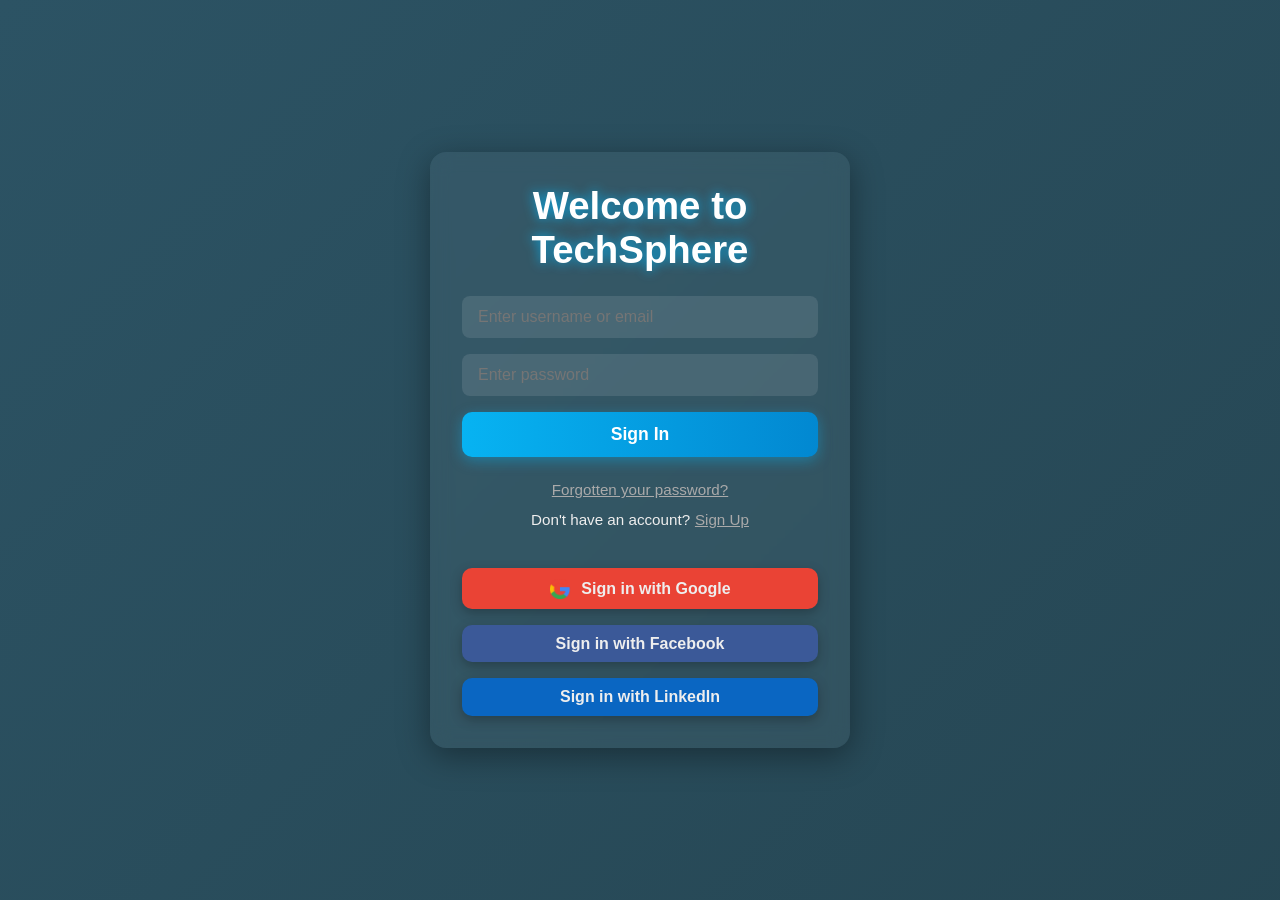
<file: Project_1/project1.html>
<!DOCTYPE html>
<html lang="en">
<head>
    <meta charset="UTF-8" />
    <meta name="viewport" content="width=device-width, initial-scale=1.0"/>
    <title>TechSphere</title>
    <link rel="stylesheet" href="style.css" />
</head>
<body>
    <div class="container">
        <header id="heading">
            <h1>Welcome to TechSphere</h1>
        </header>

        <form action="content.html" method="GET" class="form">
            <input type="email" name="userEmail" id="uemail" placeholder="Enter username or email" required />
            <input type="password" name="userPass" id="upass" placeholder="Enter password" required />
            <button type="submit" id="signIn">Sign In</button>
        </form>

        <div class="auth-links">
            <button id="forgotPass" onclick="alert('Redirecting to password recovery...')">Forgotten your password?</button>
            <span id="sUP">
                Don't have an account?
                <button id="signUp" onclick="alert('Redirecting to sign up page...')">Sign Up</button>
            </span>
        </div>

        <div class="social-buttons">
            <button id="b1" title="Sign in with Google">
                <img src="google.webp" alt="Google icon" />
                Sign in with Google
            </button>
            <button id="b2" title="Sign in with Facebook">
                Sign in with Facebook
            </button>
            <button id="b3" title="Sign in with LinkedIn">
                Sign in with LinkedIn
            </button>
        </div>
    </div>
</body>
</html>
</file>
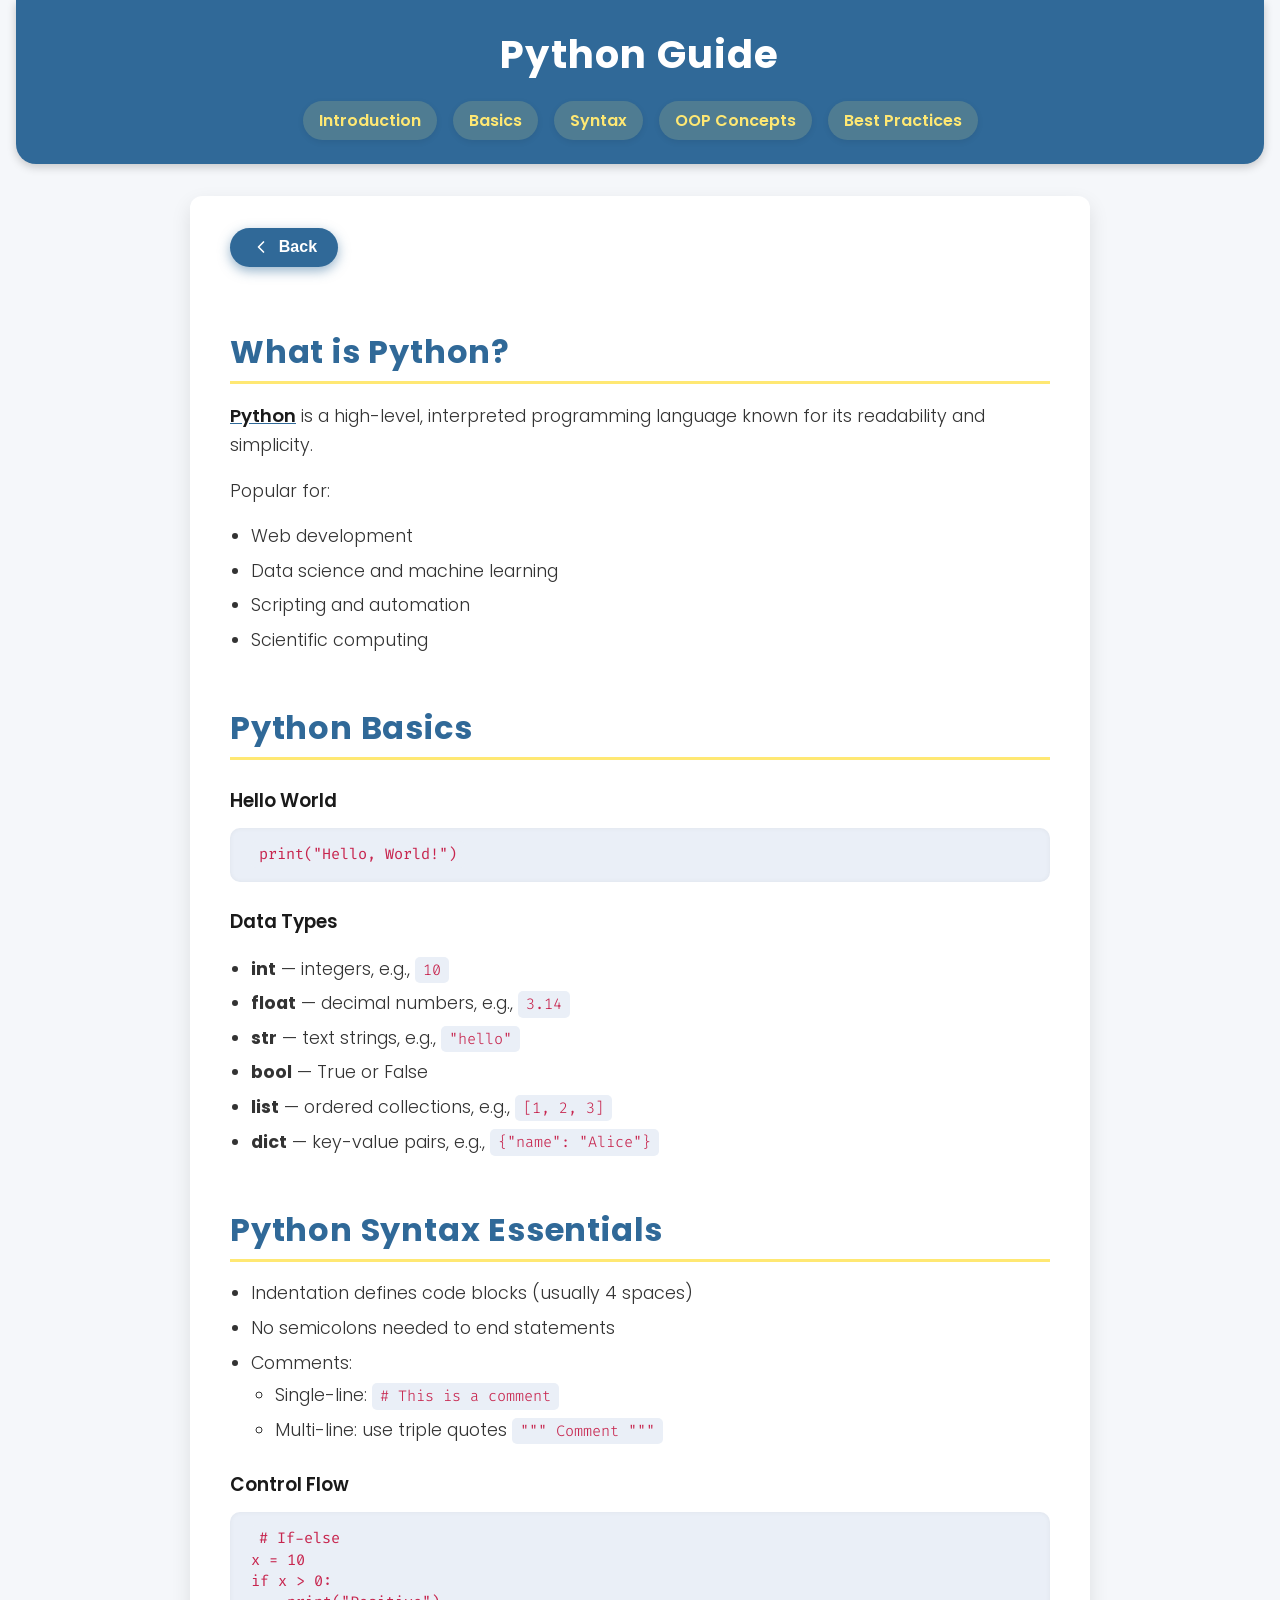
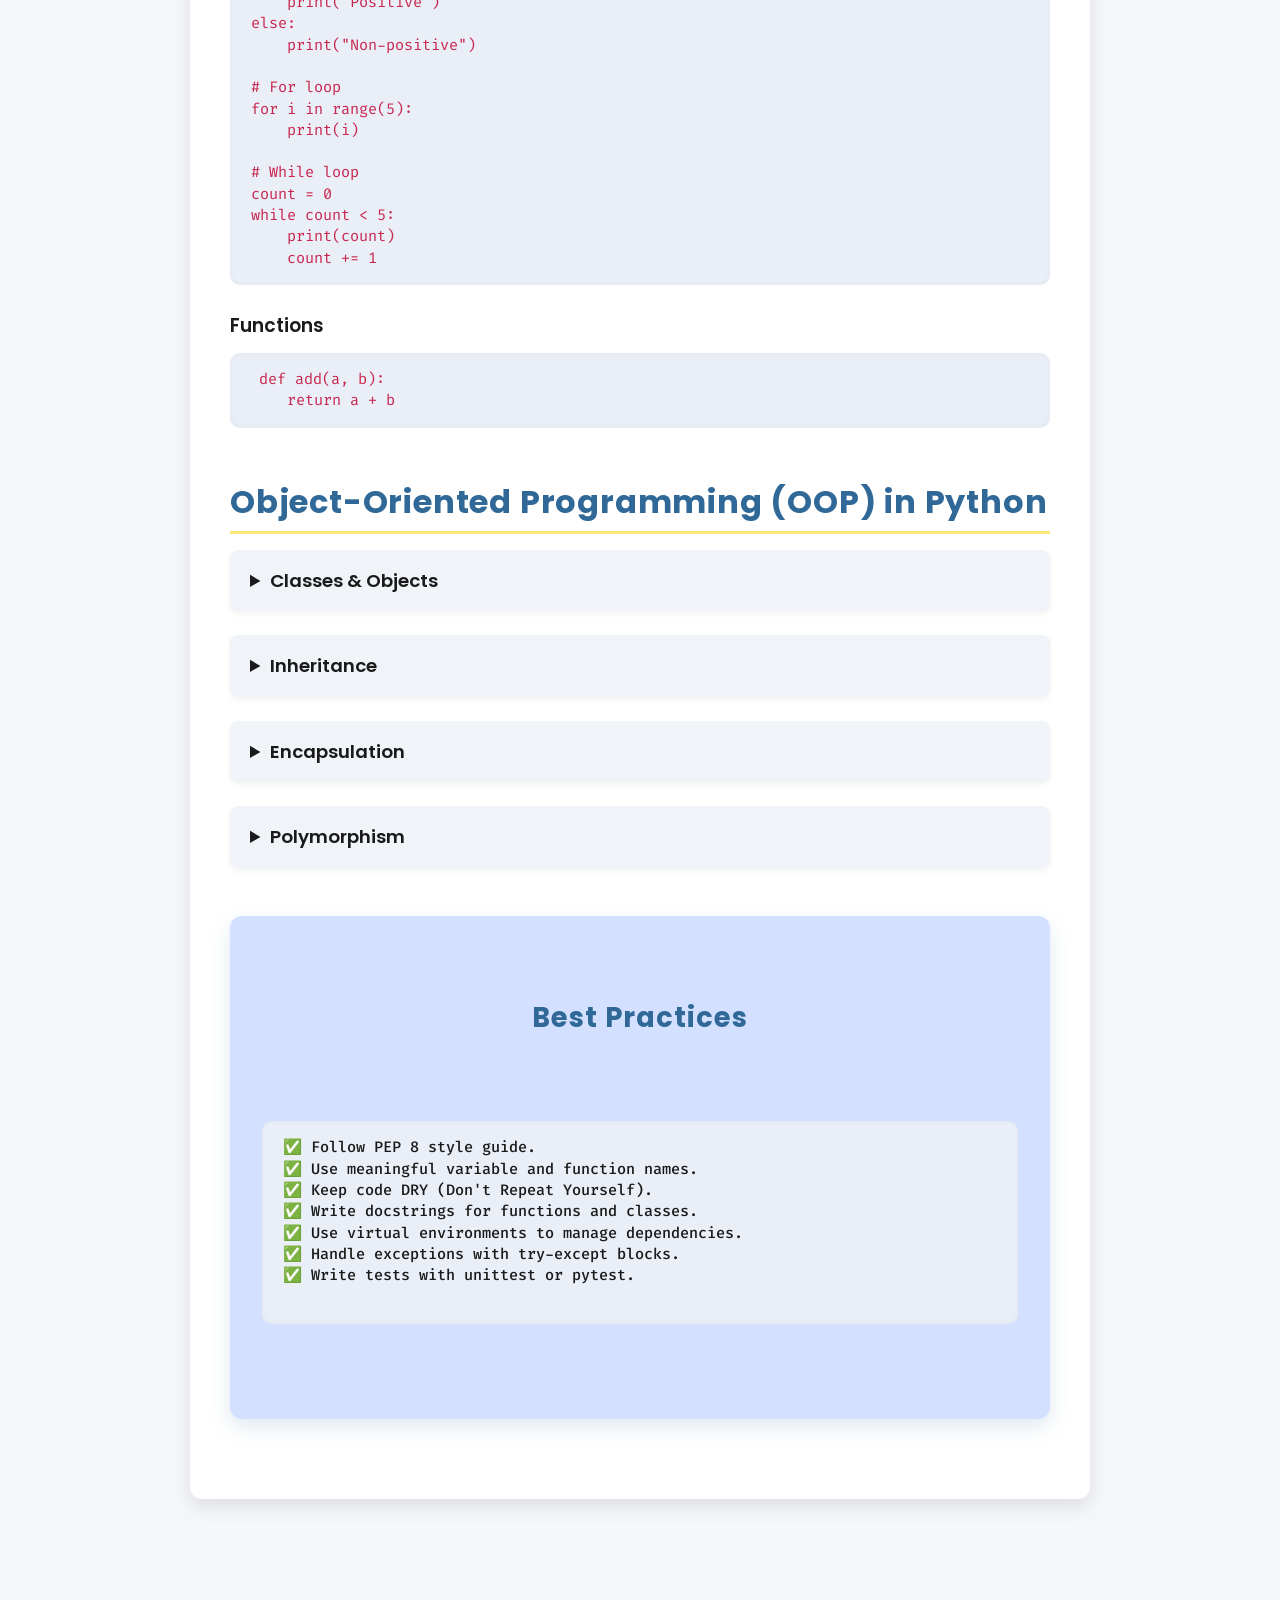
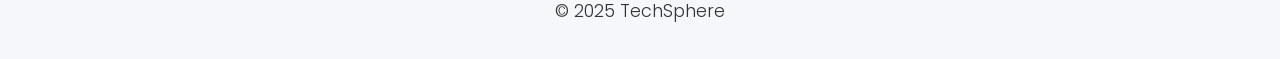
<file: Project_1/python.html>
<!DOCTYPE html>
<html lang="en">

<head>
  <meta charset="UTF-8" />
  <meta name="viewport" content="width=device-width, initial-scale=1" />
  <title>Python Guide</title>

  <!-- Google Fonts -->
  <link href="https://fonts.googleapis.com/css2?family=Poppins:wght@300;500;700&family=Fira+Code&display=swap" rel="stylesheet" />

  <style>
    /* Reset & Base */
    *,
    *::before,
    *::after {
      box-sizing: border-box;
    }

    body {
      font-family: 'Poppins', Arial, sans-serif;
      margin: 0;
      padding: 0 1rem;
      background: #f5f7fa;
      color: #1a1a1a;
      line-height: 1.6;
      scroll-behavior: smooth;
      min-height: 100vh;
      display: flex;
      flex-direction: column;
    }

    /* Container */
    main {
      max-width: 900px;
      margin: 2rem auto 4rem;
      background: white;
      padding: 2rem 2.5rem;
      border-radius: 12px;
      box-shadow: 0 8px 20px rgb(0 0 0 / 0.1);
      flex-grow: 1;
    }

    /* Header */
    header {
      background-color: #306998;
      color: white;
      padding: 1.5rem 1rem;
      border-radius: 0 0 20px 20px;
      text-align: center;
      position: sticky;
      top: 0;
      z-index: 999;
      box-shadow: 0 3px 10px rgb(0 0 0 / 0.2);
      user-select: none;
    }

    header h1 {
      margin: 0;
      font-weight: 700;
      font-size: 2.4rem;
      letter-spacing: 1.2px;
      font-family: 'Poppins', sans-serif;
    }

    /* Navigation */
    nav {
      margin-top: 1rem;
      display: flex;
      flex-wrap: wrap;
      justify-content: center;
      gap: 1rem;
    }

    nav a {
      color: #ffe873; /* Python yellow accent */
      font-weight: 600;
      text-decoration: none;
      padding: 0.4rem 1rem;
      border-radius: 25px;
      background-color: rgba(255 232 115 / 0.15);
      transition: background-color 0.3s ease, color 0.3s ease;
      font-size: 1rem;
      box-shadow: 0 2px 6px rgb(0 0 0 / 0.08);
      user-select: text;
    }

    nav a:hover,
    nav a:focus-visible {
      background-color: #ffe873;
      color: #306998;
      outline: none;
      box-shadow: 0 4px 12px rgb(255 232 115 / 0.5);
    }

    /* Sections */
    section {
      margin-bottom: 3rem;
    }

    section h2 {
      font-size: 2rem;
      color: #306998;
      margin-bottom: 1rem;
      border-bottom: 3px solid #ffe873;
      padding-bottom: 0.25rem;
      letter-spacing: 0.8px;
    }

    section h3 {
      color: #1a1a1a;
      margin-top: 1.6rem;
      margin-bottom: 0.8rem;
      font-weight: 600;
    }

    /* Text & Lists */
    p,
    ul {
      font-weight: 300;
      font-size: 1.1rem;
      max-width: 100%;
      color: #333;
    }

    ul {
      padding-left: 1.3rem;
      list-style-type: disc;
    }

    ul ul {
      list-style-type: circle;
      padding-left: 1.5rem;
      margin-top: 0.3rem;
    }

    ul li {
      margin-bottom: 0.4rem;
    }

    /* Underlined text */
    p u {
      text-decoration-color: #306998;
      font-weight: 600;
      font-size: 1.15rem;
      color: #1a1a1a;
    }

    /* Code and Pre */
    code {
      font-family: 'Fira Code', monospace;
      background-color: #eaeff7;
      padding: 0.2rem 0.5rem;
      border-radius: 5px;
      font-size: 0.95rem;
      color: #c7254e;
      user-select: text;
    }

    pre {
      background-color: #eaeff7;
      padding: 1rem 1.3rem;
      border-radius: 10px;
      overflow-x: auto;
      font-family: 'Fira Code', monospace;
      font-size: 0.95rem;
      box-shadow: inset 0 0 5px rgb(0 0 0 / 0.05);
      line-height: 1.4;
      margin-top: 0.8rem;
      user-select: text;
      white-space: pre-wrap;
      word-wrap: break-word;
    }

    /* Details summary */
    details {
      margin-bottom: 1.5rem;
      border-radius: 8px;
      background: #f0f4f8;
      padding: 1rem 1.25rem;
      box-shadow: 0 3px 6px rgb(0 0 0 / 0.05);
      cursor: pointer;
      transition: background-color 0.25s ease;
    }

    details[open] {
      background: #d3e0ff;
      box-shadow: 0 5px 15px rgb(48 105 152 / 0.2);
    }

    details summary {
      font-weight: 600;
      font-size: 1.15rem;
      outline-offset: 6px;
      user-select: none;
    }

    details summary::-webkit-details-marker {
      font-size: 1.4rem;
      color: #306998;
    }

    /* Aside (Best Practices) */
    aside {
      background-color: #d3e0ff;
      padding: 1.5rem 2rem;
      border-radius: 12px;
      box-shadow: 0 8px 20px rgb(48 105 152 / 0.15);
      font-weight: 500;
      color: #1a1a1a;
      max-width: 900px;
      margin: 0 auto 3rem;
      white-space: pre-wrap;
      font-size: 1.1rem;
      user-select: text;
    }

    aside h3 {
      margin-top: 0;
      margin-bottom: 0.8rem;
      font-weight: 700;
      color: #306998;
      text-align: center;
      font-size: 1.7rem;
      letter-spacing: 1px;
    }

    /* Footer */
    footer {
      text-align: center;
      padding: 1rem 0;
      font-weight: 400;
      font-size: 1rem;
      color: #999;
      user-select: none;
    }

    /* Back Button */
    .back-button {
      display: inline-flex;
      align-items: center;
      background-color: #306998;
      color: white;
      border: none;
      padding: 0.6rem 1.3rem;
      border-radius: 30px;
      font-weight: 600;
      font-size: 1rem;
      cursor: pointer;
      transition: background-color 0.3s ease;
      box-shadow: 0 4px 12px rgb(48 105 152 / 0.5);
      margin-bottom: 2rem;
      user-select: none;
      text-decoration: none;
    }

    .back-button:hover,
    .back-button:focus-visible {
      background-color: #1e4b7a;
      outline: none;
      box-shadow: 0 6px 18px rgb(30 75 122 / 0.7);
    }

    .back-button svg {
      margin-right: 0.5rem;
      stroke: white;
      stroke-width: 2;
      width: 20px;
      height: 20px;
      stroke-linecap: round;
      stroke-linejoin: round;
      fill: none;
    }

    /* Responsive typography */
    @media (max-width: 720px) {
      header h1 {
        font-size: 1.8rem;
      }

      section h2 {
        font-size: 1.6rem;
      }

      section h3 {
        font-size: 1.2rem;
      }

      nav a {
        font-size: 0.9rem;
        padding: 0.4rem 0.8rem;
      }

      aside {
        font-size: 1rem;
        padding: 1rem 1.2rem;
      }
    }

    @media (max-width: 400px) {
      main {
        padding: 1.2rem 1rem;
        margin: 1rem auto 3rem;
      }

      nav {
        gap: 0.5rem;
      }
    }
  </style>
</head>

<body>

  <header>
    <h1>Python Guide</h1>
    <nav>
      <a href="#intro">Introduction</a>
      <a href="#basics">Basics</a>
      <a href="#syntax">Syntax</a>
      <a href="#oop">OOP Concepts</a>
      <a href="#best-practices">Best Practices</a>
    </nav>
  </header>

  <main>
    <button class="back-button" aria-label="Go Back" onclick="history.back()">
      <svg viewBox="0 0 24 24" aria-hidden="true" focusable="false">
        <polyline points="15 18 9 12 15 6"></polyline>
      </svg>
      Back
    </button>

    <section id="intro">
      <h2>What is Python?</h2>
      <p><u>Python</u> is a high-level, interpreted programming language known for its readability and simplicity.</p>
      <p>Popular for:</p>
      <ul>
        <li>Web development</li>
        <li>Data science and machine learning</li>
        <li>Scripting and automation</li>
        <li>Scientific computing</li>
      </ul>
    </section>

    <section id="basics">
      <h2>Python Basics</h2>

      <h3>Hello World</h3>
      <pre><code>print("Hello, World!")</code></pre>

      <h3>Data Types</h3>
      <ul>
        <li><strong>int</strong> — integers, e.g., <code>10</code></li>
        <li><strong>float</strong> — decimal numbers, e.g., <code>3.14</code></li>
        <li><strong>str</strong> — text strings, e.g., <code>"hello"</code></li>
        <li><strong>bool</strong> — True or False</li>
        <li><strong>list</strong> — ordered collections, e.g., <code>[1, 2, 3]</code></li>
        <li><strong>dict</strong> — key-value pairs, e.g., <code>{"name": "Alice"}</code></li>
      </ul>
    </section>

    <section id="syntax">
      <h2>Python Syntax Essentials</h2>
      <ul>
        <li>Indentation defines code blocks (usually 4 spaces)</li>
        <li>No semicolons needed to end statements</li>
        <li>Comments:
          <ul>
            <li>Single-line: <code># This is a comment</code></li>
            <li>Multi-line: use triple quotes <code>""" Comment """</code></li>
          </ul>
        </li>
      </ul>

      <h3>Control Flow</h3>
      <pre><code># If-else
x = 10
if x &gt; 0:
    print("Positive")
else:
    print("Non-positive")

# For loop
for i in range(5):
    print(i)

# While loop
count = 0
while count &lt; 5:
    print(count)
    count += 1
</code></pre>

      <h3>Functions</h3>
      <pre><code>def add(a, b):
    return a + b
</code></pre>
    </section>

    <section id="oop">
      <h2>Object-Oriented Programming (OOP) in Python</h2>

      <details>
        <summary>Classes & Objects</summary>
        <pre><code>class Dog:
    def __init__(self, name):
        self.name = name

    def bark(self):
        print("Woof!")

dog = Dog("Buddy")
dog.bark()</code></pre>
      </details>

      <details>
        <summary>Inheritance</summary>
        <pre><code>class Animal:
    def speak(self):
        print("Animal sound")

class Cat(Animal):
    def speak(self):
        print("Meow")

cat = Cat()
cat.speak()</code></pre>
      </details>

      <details>
        <summary>Encapsulation</summary>
        <pre><code>class Person:
    def __init__(self, name):
        self.__name = name  # private attribute

    def get_name(self):
        return self.__name

p = Person("Alice")
print(p.get_name())</code></pre>
      </details>

      <details>
        <summary>Polymorphism</summary>
        <pre><code>class Bird:
    def fly(self):
        print("Flying")

class Eagle(Bird):
    def fly(self):
        print("Eagle soaring")

def let_fly(bird):
    bird.fly()

let_fly(Bird())
let_fly(Eagle())</code></pre>
      </details>
    </section>

    <aside id="best-practices">
      <h3>Best Practices</h3>
      <pre>
✅ Follow PEP 8 style guide.
✅ Use meaningful variable and function names.
✅ Keep code DRY (Don't Repeat Yourself).
✅ Write docstrings for functions and classes.
✅ Use virtual environments to manage dependencies.
✅ Handle exceptions with try-except blocks.
✅ Write tests with unittest or pytest.
      </pre>
    </aside>
  </main>

  <footer>
    <p>&copy; 2025 TechSphere</p>
  </footer>

</body>

</html>
</file>
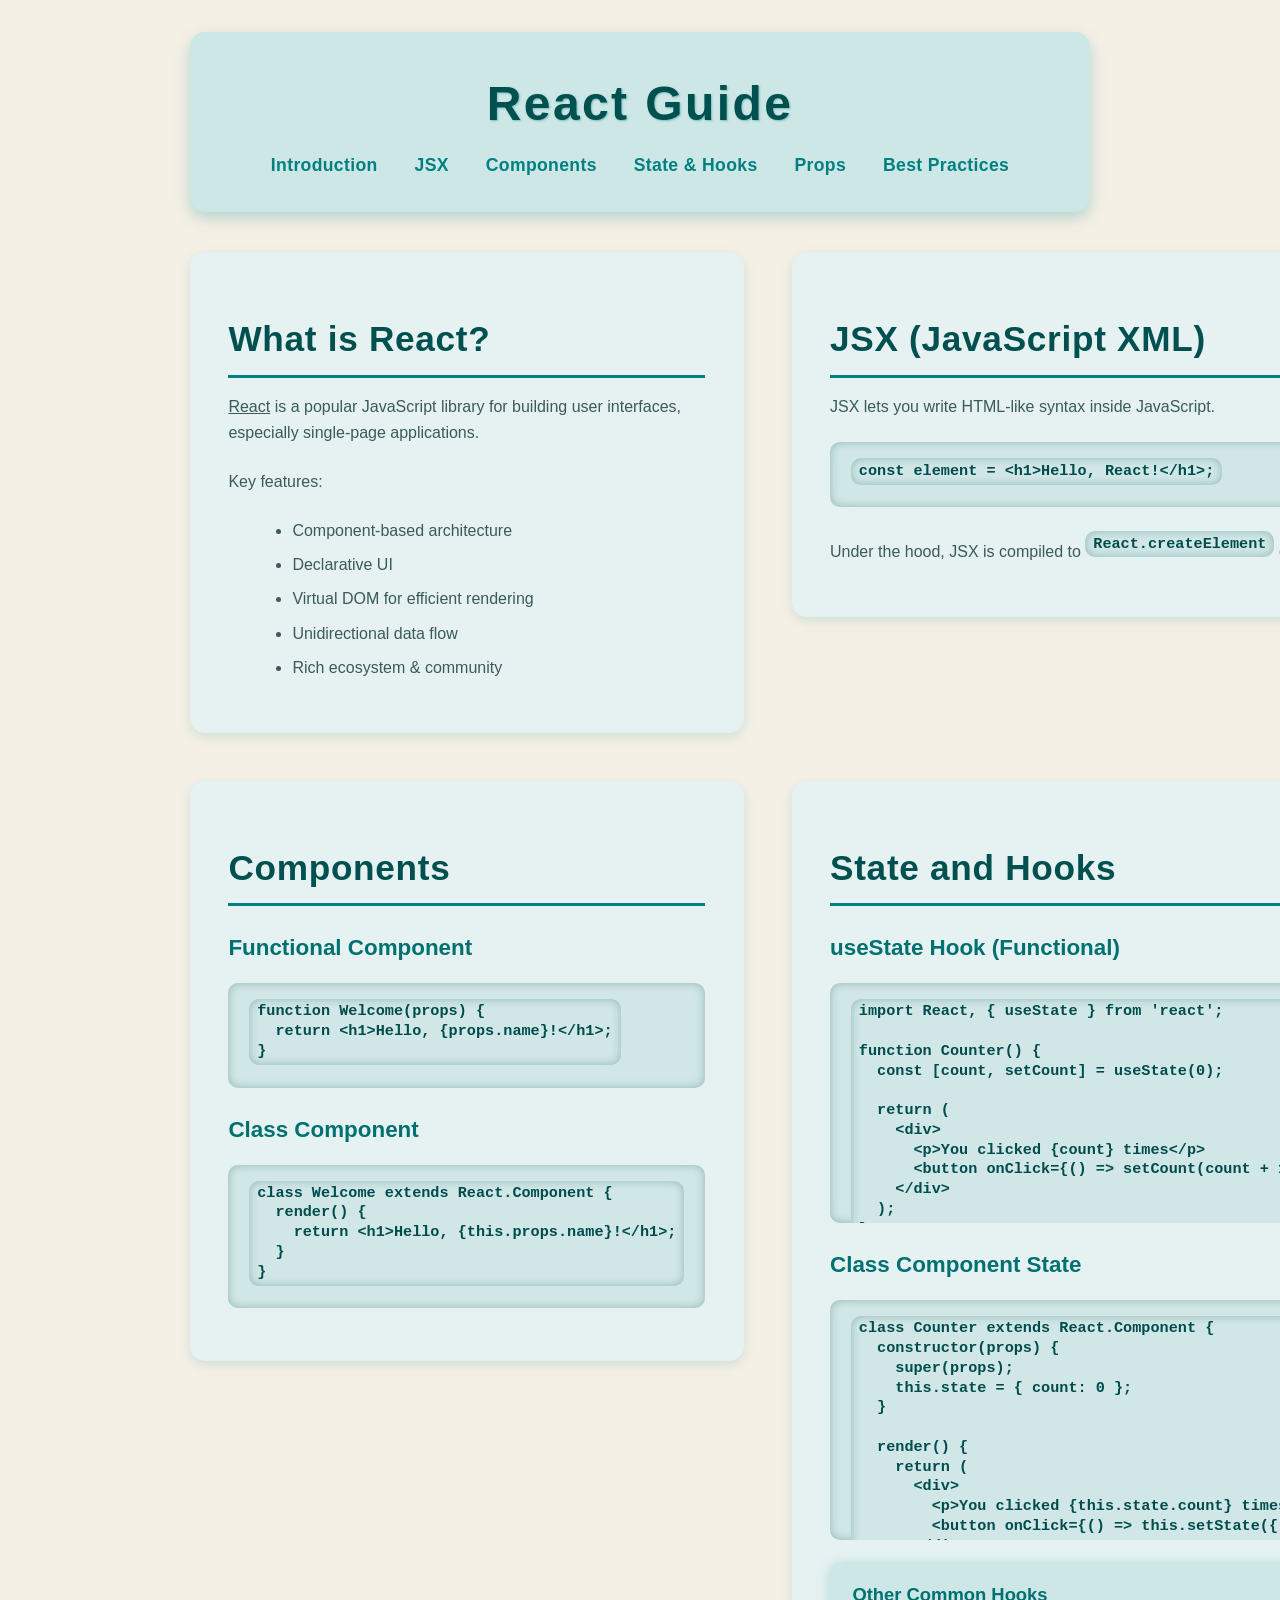
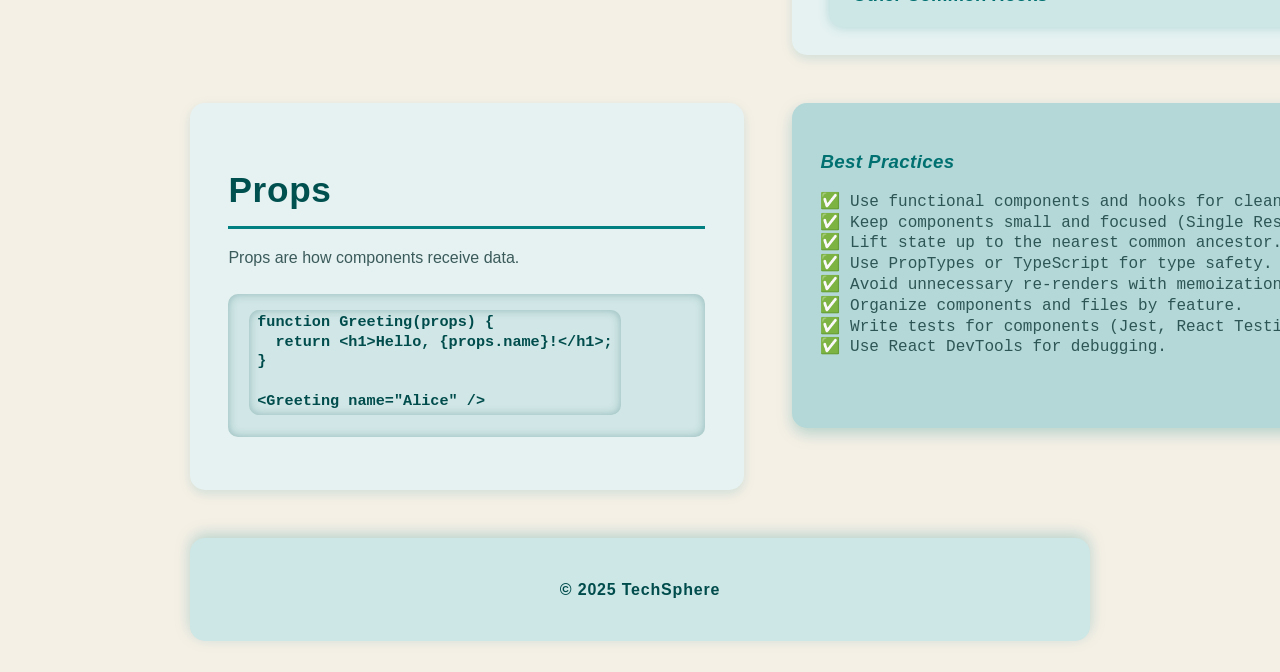
<file: Project_1/react.html>
<!DOCTYPE html>
<html lang="en">
<head>
  <meta charset="UTF-8" />
  <meta name="viewport" content="width=device-width, initial-scale=1" />
  <title>React Guide</title>
  <style>
    /* Base & Reset */
    *, *::before, *::after {
      box-sizing: border-box;
    }
    body {
      margin: 0;
      font-family: 'Segoe UI', Tahoma, Geneva, Verdana, sans-serif;
      background: #f5f0e6; /* Sandy beige */
      color: #264d4d; /* Dark teal */
      line-height: 1.65;
      padding: 2rem;
      min-height: 100vh;
      display: flex;
      flex-direction: column;
      align-items: center;
    }
    a {
      color: #008080; /* Teal */
      text-decoration: none;
      transition: color 0.3s ease;
    }
    a:hover, a:focus {
      color: #005050; /* Darker teal */
      text-decoration: underline;
      outline-offset: 3px;
    }

    /* Header */
    header {
      width: 100%;
      max-width: 900px;
      background: #cde6e6; /* Light teal */
      border-radius: 15px;
      box-shadow: 0 6px 15px rgba(0, 128, 128, 0.25);
      padding: 2rem 2.5rem;
      margin-bottom: 2.5rem;
      text-align: center;
    }
    header h1 {
      margin: 0 0 0.5rem 0;
      font-weight: 900;
      font-size: 3rem;
      color: #005050; /* Dark teal */
      letter-spacing: 0.05em;
      text-shadow: 1px 1px 2px #7bbdbd;
    }
    nav {
      font-weight: 600;
      font-size: 1.1rem;
    }
    nav a {
      margin: 0 1rem;
      font-weight: 600;
      letter-spacing: 0.02em;
    }

    /* Main */
    main {
      max-width: 900px;
      width: 100%;
      display: grid;
      grid-template-columns: 3fr 1fr;
      gap: 3rem;
      align-items: start;
    }
    section {
      background: #e6f2f2; /* Very light teal */
      padding: 1.8rem 2.4rem;
      border-radius: 15px;
      box-shadow: 0 4px 12px rgba(0, 128, 128, 0.15);
      transition: transform 0.3s ease, box-shadow 0.3s ease;
    }
    section:hover {
      transform: translateY(-6px);
      box-shadow: 0 10px 25px rgba(0, 128, 128, 0.3);
    }
    section h2 {
      color: #005050;
      margin-bottom: 1rem;
      font-weight: 800;
      border-bottom: 3px solid #008080;
      padding-bottom: 0.4rem;
      font-size: 2.2rem;
      letter-spacing: 0.02em;
    }
    section h3 {
      margin-top: 1.5rem;
      margin-bottom: 0.7rem;
      color: #007070;
      font-weight: 700;
      font-size: 1.4rem;
    }
    section p, section ul, section ol {
      margin-bottom: 1.4rem;
      color: #3b5a5a;
    }
    ul, ol {
      margin-left: 1.5rem;
    }
    ul li, ol li {
      margin-bottom: 0.5rem;
    }

    /* Details styling */
    details {
      background: #cde6e6;
      border-radius: 12px;
      padding: 1rem 1.4rem;
      box-shadow: 0 0 12px rgba(0, 128, 128, 0.25);
      cursor: pointer;
      margin-top: 1rem;
      transition: background 0.3s ease;
    }
    details[open] {
      background: #a1cfcf;
      box-shadow: 0 0 25px rgba(0, 128, 128, 0.4);
    }
    details summary {
      font-weight: 700;
      font-size: 1.15rem;
      outline-offset: 2px;
      list-style: none;
      user-select: none;
      color: #007070;
    }
    details p, details ul {
      margin-top: 0.6rem;
      color: #3b5a5a;
    }
    details ul {
      margin-left: 1.3rem;
    }

    /* Code blocks */
    pre, code {
      background: #d1e7e7;
      color: #004c4c;
      font-family: 'Fira Mono', Consolas, monospace;
      border-radius: 10px;
      padding: 1rem 1.3rem;
      overflow-x: auto;
      box-shadow: inset 0 0 10px rgba(0, 76, 76, 0.3);
      font-size: 0.95rem;
      line-height: 1.3;
    }
    pre {
      margin: 1rem 0 1.5rem 0;
      max-height: 240px;
    }
    code {
      padding: 0.2rem 0.5rem;
      display: inline-block;
      font-weight: 600;
    }

    /* Aside styling */
    aside {
      background: #b4d8d8;
      padding: 1.6rem 1.8rem;
      border-radius: 15px;
      box-shadow: 0 6px 15px rgba(0, 128, 128, 0.25);
      color: #2e5555;
      font-style: italic;
      max-height: 350px;
      overflow-y: auto;
      line-height: 1.5;
      transition: transform 0.3s ease, box-shadow 0.3s ease;
      cursor: default;
    }
    aside:hover {
      transform: scale(1.05);
      box-shadow: 0 10px 30px rgba(0, 128, 128, 0.4);
    }
    aside h3 {
      color: #007070;
      margin-bottom: 1rem;
      font-weight: 700;
      letter-spacing: 0.02em;
    }
    aside pre {
      background: transparent;
      color: inherit;
      padding: 0;
      box-shadow: none;
      font-style: normal;
      overflow: visible;
      font-size: 1rem;
      user-select: text;
    }

    /* Footer */
    footer {
      margin-top: 3rem;
      width: 100%;
      max-width: 900px;
      text-align: center;
      padding: 1.4rem 1rem;
      border-radius: 15px;
      background: #cde6e6;
      box-shadow: 0 -4px 15px rgba(0, 128, 128, 0.25);
      color: #004c4c;
      font-weight: 700;
      letter-spacing: 0.05em;
      user-select: none;
    }

    /* Scrollbars */
    aside::-webkit-scrollbar,
    pre::-webkit-scrollbar {
      width: 9px;
      height: 9px;
    }
    aside::-webkit-scrollbar-track,
    pre::-webkit-scrollbar-track {
      background: #a1cfcf;
      border-radius: 9px;
    }
    aside::-webkit-scrollbar-thumb,
    pre::-webkit-scrollbar-thumb {
      background-color: #004c4c;
      border-radius: 9px;
      border: 2px solid #a1cfcf;
    }
    aside, pre {
      scrollbar-width: thin;
      scrollbar-color: #004c4c #a1cfcf;
    }

    /* Responsive */
    @media (max-width: 900px) {
      main {
        display: block;
      }
      section, aside {
        max-width: 100%;
        margin-bottom: 2.5rem;
      }
      nav a {
        margin: 0 0.8rem;
      }
      header h1 {
        font-size: 2.4rem;
      }
    }
  </style>
</head>
<body>

<header>
  <h1>React Guide</h1>
  <nav aria-label="Primary navigation">
    <a href="#intro">Introduction</a>
    <a href="#jsx">JSX</a>
    <a href="#components">Components</a>
    <a href="#state-hooks">State & Hooks</a>
    <a href="#props">Props</a>
    <a href="#best-practices">Best Practices</a>
  </nav>
</header>

<main>
  <section id="intro" tabindex="0">
    <h2>What is React?</h2>
    <p><u>React</u> is a popular JavaScript library for building user interfaces, especially single-page applications.</p>
    <p>Key features:</p>
    <ul>
      <li>Component-based architecture</li>
      <li>Declarative UI</li>
      <li>Virtual DOM for efficient rendering</li>
      <li>Unidirectional data flow</li>
      <li>Rich ecosystem & community</li>
    </ul>
  </section>

  <section id="jsx" tabindex="0">
    <h2>JSX (JavaScript XML)</h2>
    <p>JSX lets you write HTML-like syntax inside JavaScript.</p>
    <pre><code>const element = &lt;h1&gt;Hello, React!&lt;/h1&gt;;</code></pre>
    <p>Under the hood, JSX is compiled to <code>React.createElement</code> calls.</p>
  </section>

  <section id="components" tabindex="0">
    <h2>Components</h2>

    <h3>Functional Component</h3>
    <pre><code>function Welcome(props) {
  return &lt;h1&gt;Hello, {props.name}!&lt;/h1&gt;;
}</code></pre>

    <h3>Class Component</h3>
    <pre><code>class Welcome extends React.Component {
  render() {
    return &lt;h1&gt;Hello, {this.props.name}!&lt;/h1&gt;;
  }
}</code></pre>
  </section>

  <section id="state-hooks" tabindex="0">
    <h2>State and Hooks</h2>

    <h3>useState Hook (Functional)</h3>
    <pre><code>import React, { useState } from 'react';

function Counter() {
  const [count, setCount] = useState(0);

  return (
    &lt;div&gt;
      &lt;p&gt;You clicked {count} times&lt;/p&gt;
      &lt;button onClick={() =&gt; setCount(count + 1)}&gt;Click me&lt;/button&gt;
    &lt;/div&gt;
  );
}</code></pre>

    <h3>Class Component State</h3>
    <pre><code>class Counter extends React.Component {
  constructor(props) {
    super(props);
    this.state = { count: 0 };
  }

  render() {
    return (
      &lt;div&gt;
        &lt;p&gt;You clicked {this.state.count} times&lt;/p&gt;
        &lt;button onClick={() =&gt; this.setState({ count: this.state.count + 1 })}&gt;Click me&lt;/button&gt;
      &lt;/div&gt;
    );
  }
}</code></pre>

    <details>
      <summary>Other Common Hooks</summary>
      <ul>
        <li><code>useEffect</code> - side effects and lifecycle management</li>
        <li><code>useContext</code> - context API for global state</li>
        <li><code>useReducer</code> - complex state logic</li>
      </ul>
    </details>
  </section>

  <section id="props" tabindex="0">
    <h2>Props</h2>
    <p>Props are how components receive data.</p>
    <pre><code>function Greeting(props) {
  return &lt;h1&gt;Hello, {props.name}!&lt;/h1&gt;;
}

&lt;Greeting name="Alice" /&gt;</code></pre>
  </section>

  <aside id="best-practices" tabindex="0" aria-label="Best Practices">
    <h3>Best Practices</h3>
    <pre>
✅ Use functional components and hooks for cleaner code.
✅ Keep components small and focused (Single Responsibility Principle).
✅ Lift state up to the nearest common ancestor.
✅ Use PropTypes or TypeScript for type safety.
✅ Avoid unnecessary re-renders with memoization.
✅ Organize components and files by feature.
✅ Write tests for components (Jest, React Testing Library).
✅ Use React DevTools for debugging.
    </pre>
  </aside>
</main>

<footer>
  <p>&copy; 2025 TechSphere</p>
</footer>

</body>
</html>
</file>
<file: Project_1/style.css>
/* Base reset */
* {
    margin: 0;
    padding: 0;
    box-sizing: border-box;
    font-family: 'Segoe UI', Tahoma, Geneva, Verdana, sans-serif;
    color: #eee;
}

/* Animated background */
body {
    background: linear-gradient(-45deg, #0f2027, #203a43, #2c5364);
    background-size: 400% 400%;
    animation: gradientBG 15s ease infinite;
    min-height: 100vh;
    display: flex;
    align-items: center;
    justify-content: center;
    padding: 2rem;
}

/* Gradient animation */
@keyframes gradientBG {
    0% { background-position: 0% 50%; }
    50% { background-position: 100% 50%; }
    100% { background-position: 0% 50%; }
}

/* Glass container */
.container {
    background: rgba(255, 255, 255, 0.05);
    backdrop-filter: blur(10px);
    box-shadow: 0 8px 32px rgba(0,0,0,0.37);
    border-radius: 16px;
    padding: 2rem;
    width: 100%;
    max-width: 420px;
    display: flex;
    flex-direction: column;
    gap: 1.5rem;
}

/* Heading */
#heading h1 {
    color: #fff;
    font-size: 2.4rem;
    text-align: center;
    text-shadow: 0 0 12px rgba(7, 179, 242, 0.9);
}

/* Form styles */
.form {
    display: flex;
    flex-direction: column;
    gap: 1rem;
}

.form input[type="email"],
.form input[type="password"] {
    padding: 0.75rem 1rem;
    border-radius: 8px;
    border: none;
    outline: none;
    font-size: 1rem;
    background-color: rgba(255, 255, 255, 0.1);
    color: #eee;
    transition: all 0.3s ease;
}

.form input:focus {
    border: 1px solid #07b3f2;
    background-color: rgba(255, 255, 255, 0.15);
    box-shadow: 0 0 8px rgba(7, 179, 242, 0.6);
}

/* Sign In button */
#signIn {
    padding: 0.75rem;
    background: linear-gradient(90deg, #07b3f2, #0288d1);
    color: white;
    border: none;
    border-radius: 10px;
    font-weight: bold;
    font-size: 1.1rem;
    cursor: pointer;
    transition: all 0.3s ease;
    box-shadow: 0 4px 14px rgba(7, 179, 242, 0.4);
}

#signIn:hover {
    background: linear-gradient(90deg, #0288d1, #07b3f2);
    transform: translateY(-2px);
    box-shadow: 0 6px 20px rgba(7, 179, 242, 0.6);
}

#signIn:active {
    transform: translateY(1px);
    box-shadow: none;
}

/* Forgot & Sign up links */
.auth-links {
    text-align: center;
    display: flex;
    flex-direction: column;
    gap: 0.8rem;
}

#forgotPass,
#signUp {
    background: transparent;
    border: none;
    cursor: pointer;
    font-size: 0.95rem;
    text-decoration: underline;
    color: #aaa;
    transition: color 0.3s ease;
}

#forgotPass:hover,
#signUp:hover {
    color: #07b3f2;
}

#forgotPass:active,
#signUp:active {
    color: #0288d1;
}

/* Sign Up spacing */
#sUP {
    display: flex;
    align-items: center;
    justify-content: center;
    gap: 0.3rem;
    font-size: 0.95rem;
}

/* Social Buttons */
.social-buttons {
    display: flex;
    flex-direction: column;
    gap: 1rem;
    margin-top: 1rem;
}

button[id^="b"] {
    display: flex;
    align-items: center;
    justify-content: center;
    gap: 10px;
    padding: 0.6rem;
    border: none;
    border-radius: 10px;
    font-weight: bold;
    font-size: 1rem;
    cursor: pointer;
    box-shadow: 0 4px 12px rgba(0, 0, 0, 0.25);
    transition: all 0.3s ease;
}

/* Button images */
button[id^="b"] img {
    height: 22px;
    width: 22px;
    object-fit: contain;
}

/* Social Colors */
#b1 {
    background-color: #ea4335;
}
#b1:hover {
    background-color: #d93025;
}
#b1:active {
    transform: scale(0.98);
}

#b2 {
    background-color: #3b5998;
}
#b2:hover {
    background-color: #2d4373;
}
#b2:active {
    transform: scale(0.98);
}

#b3 {
    background-color: #0a66c2;
}
#b3:hover {
    background-color: #004182;
}
#b3:active {
    transform: scale(0.98);
}

/* Responsive Design */
@media (max-width: 480px) {
    .container {
        padding: 1.5rem;
    }

    #heading h1 {
        font-size: 2rem;
    }

    .form input,
    #signIn,
    button[id^="b"] {
        font-size: 1rem;
    }
}
</file>
